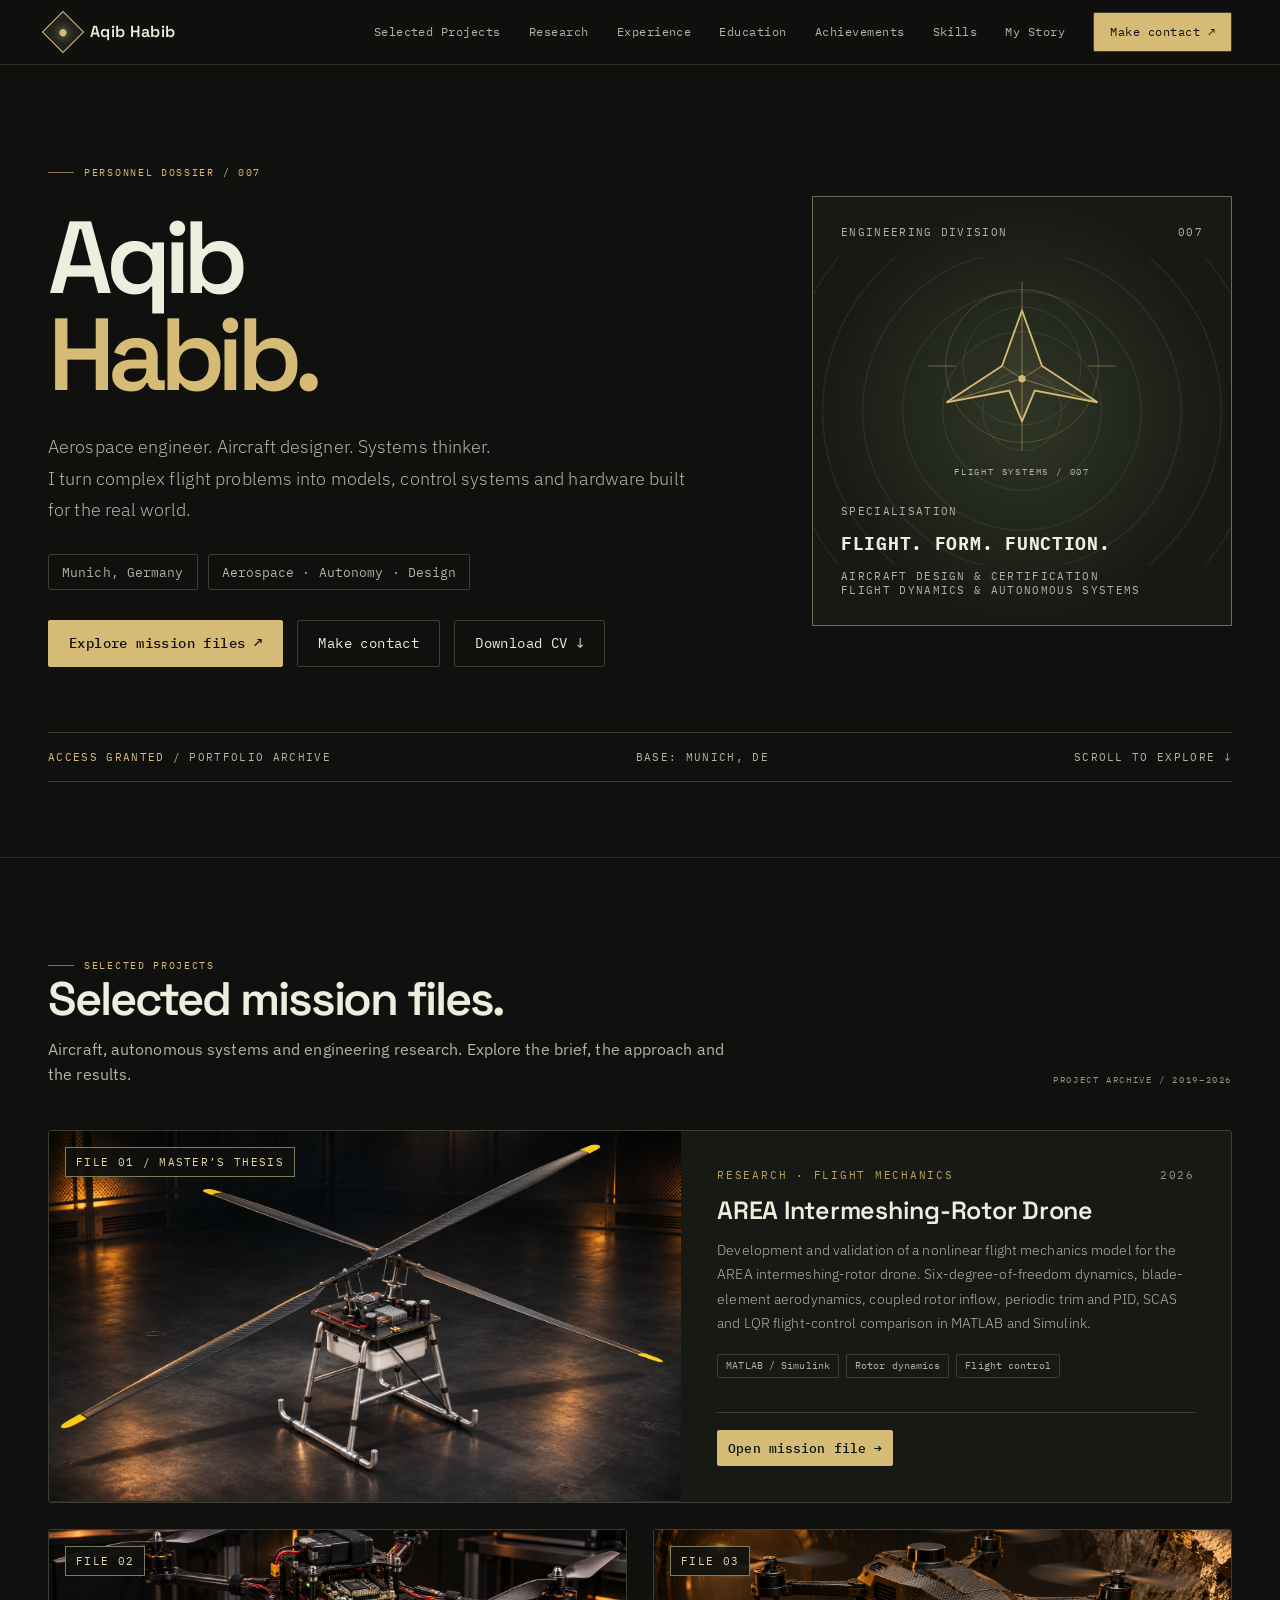
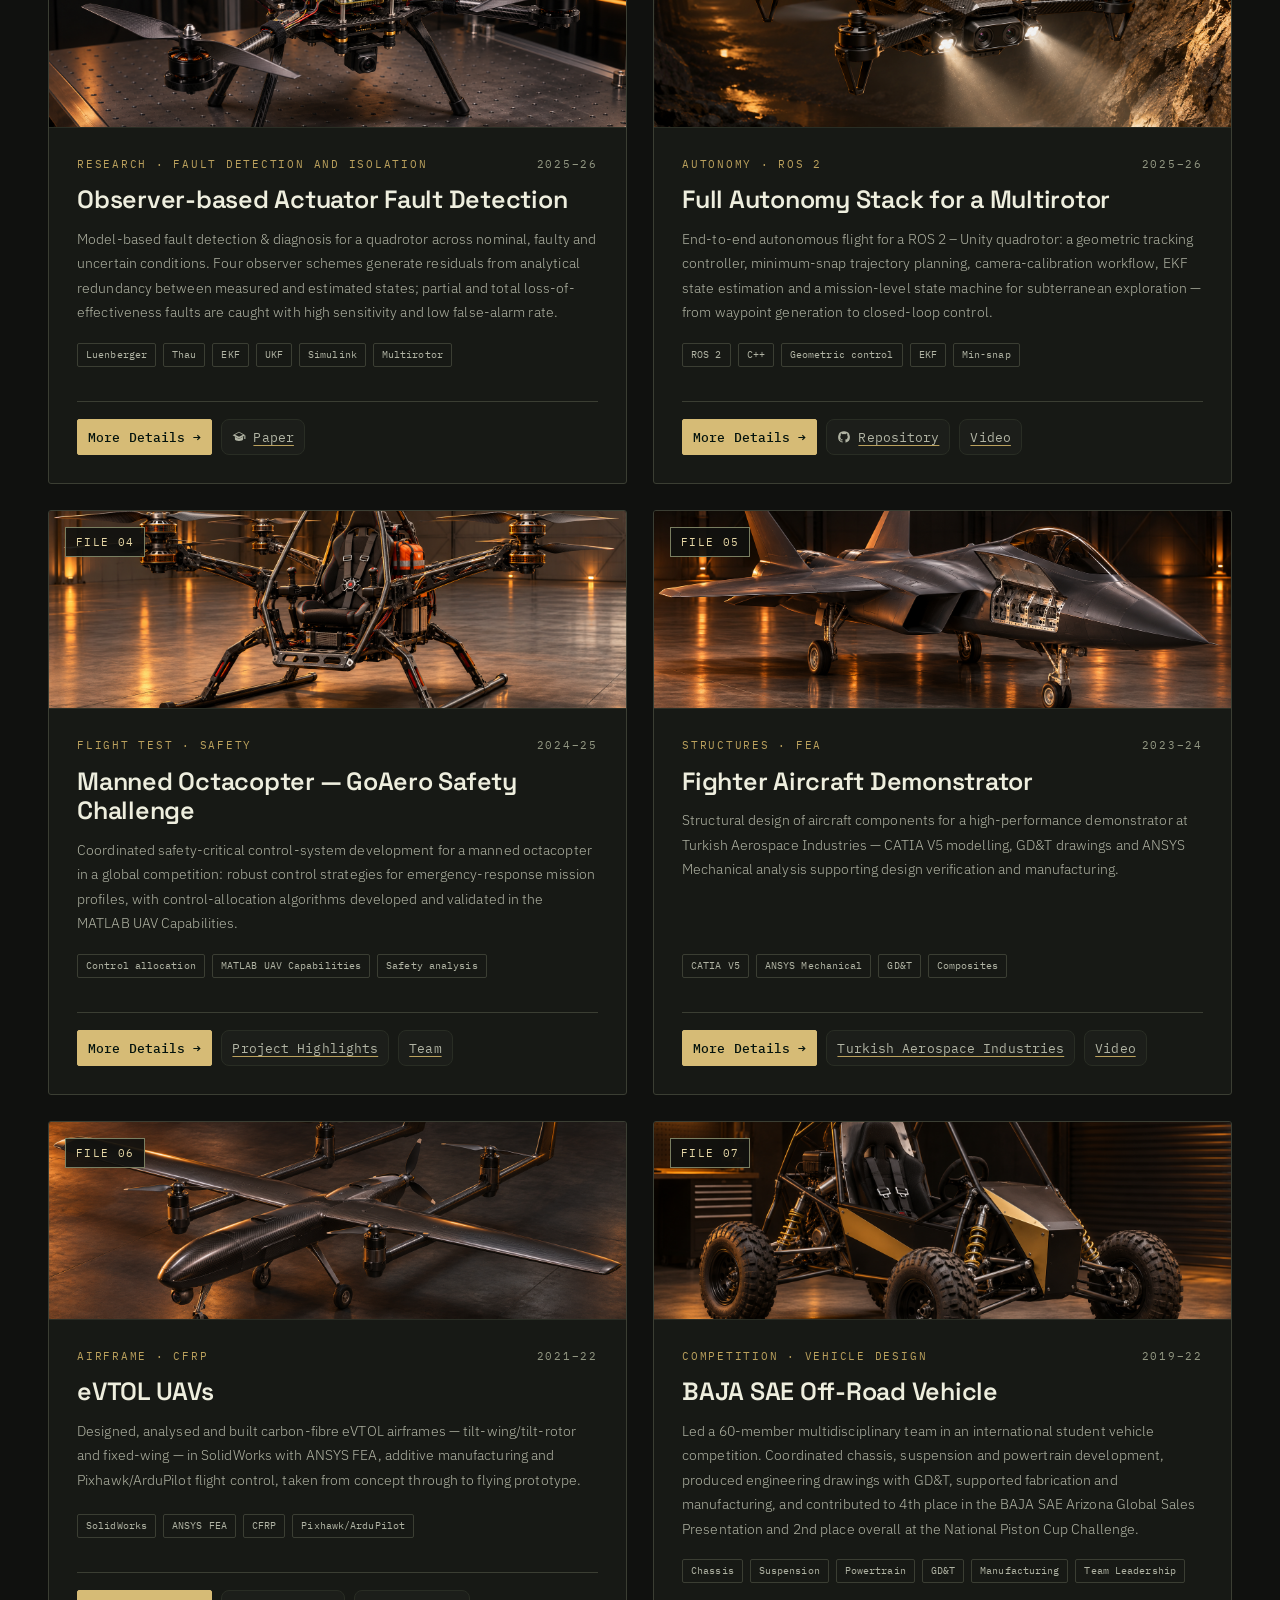
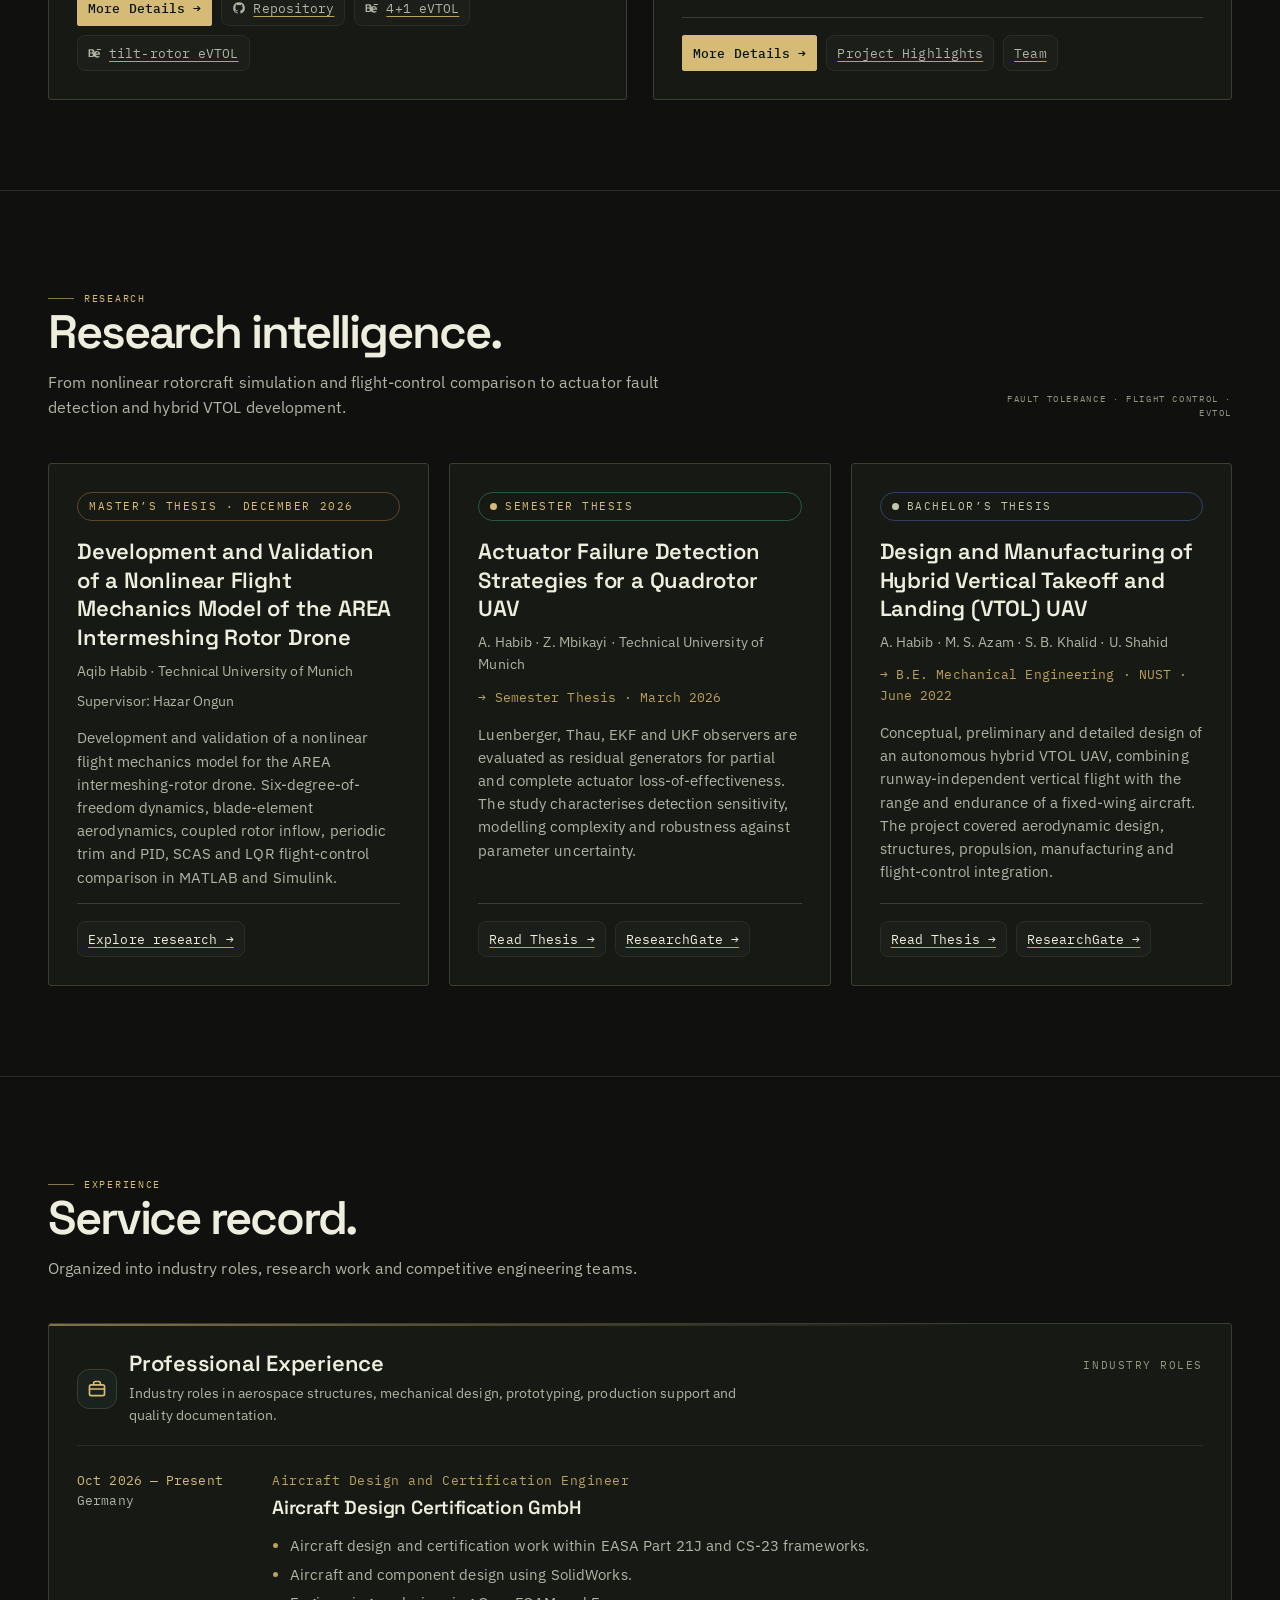
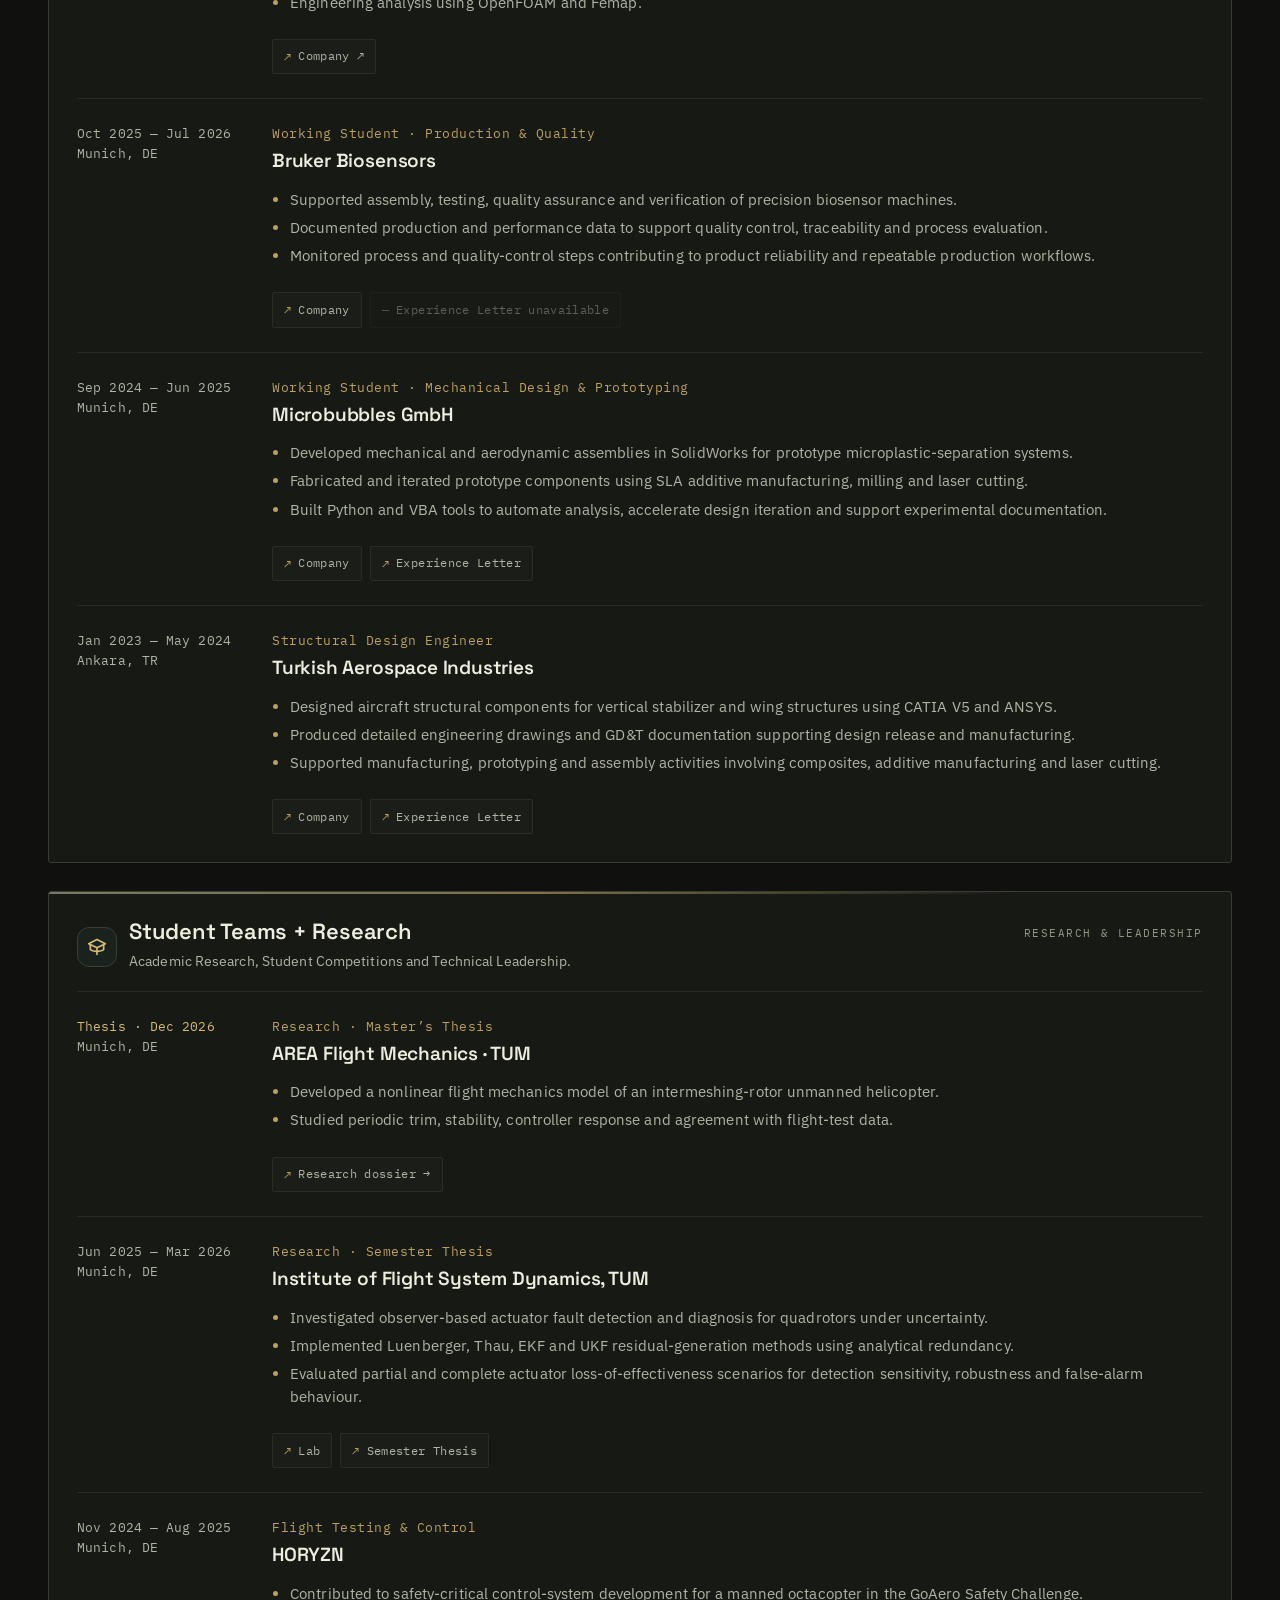
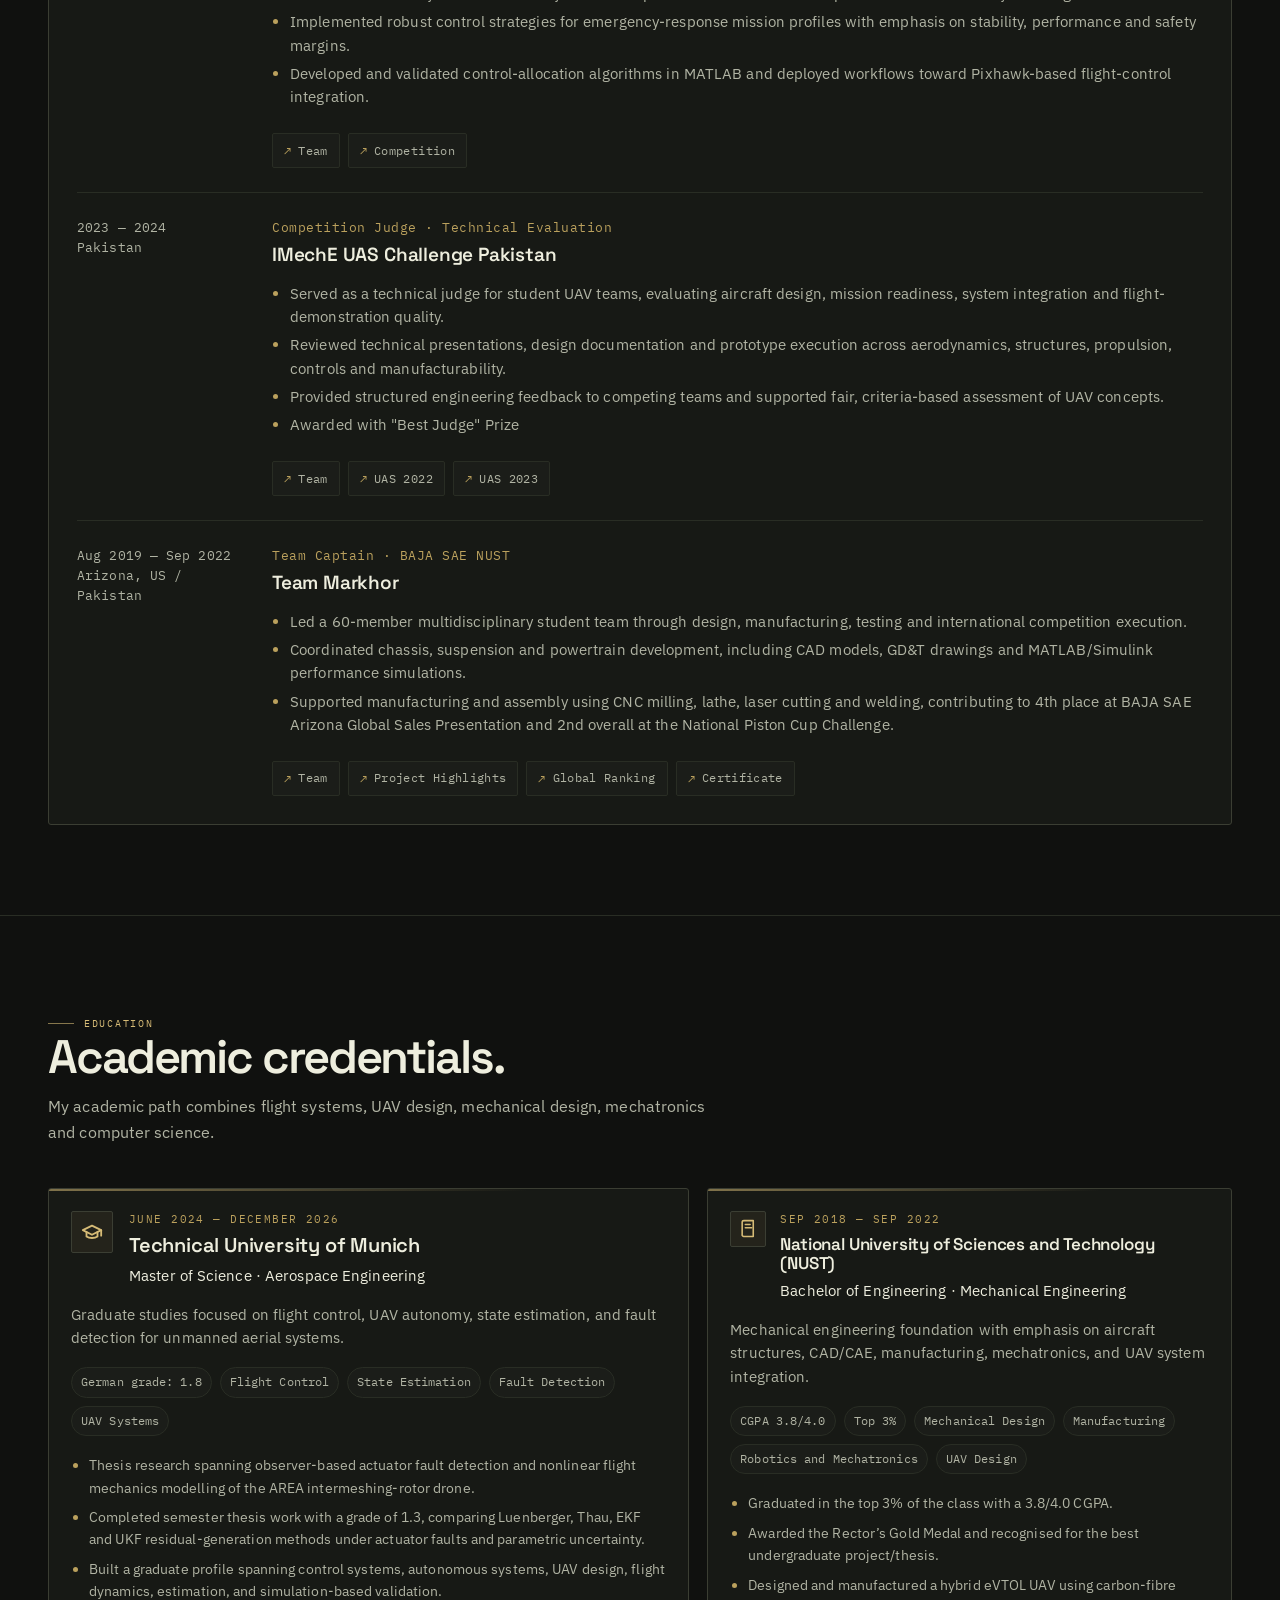
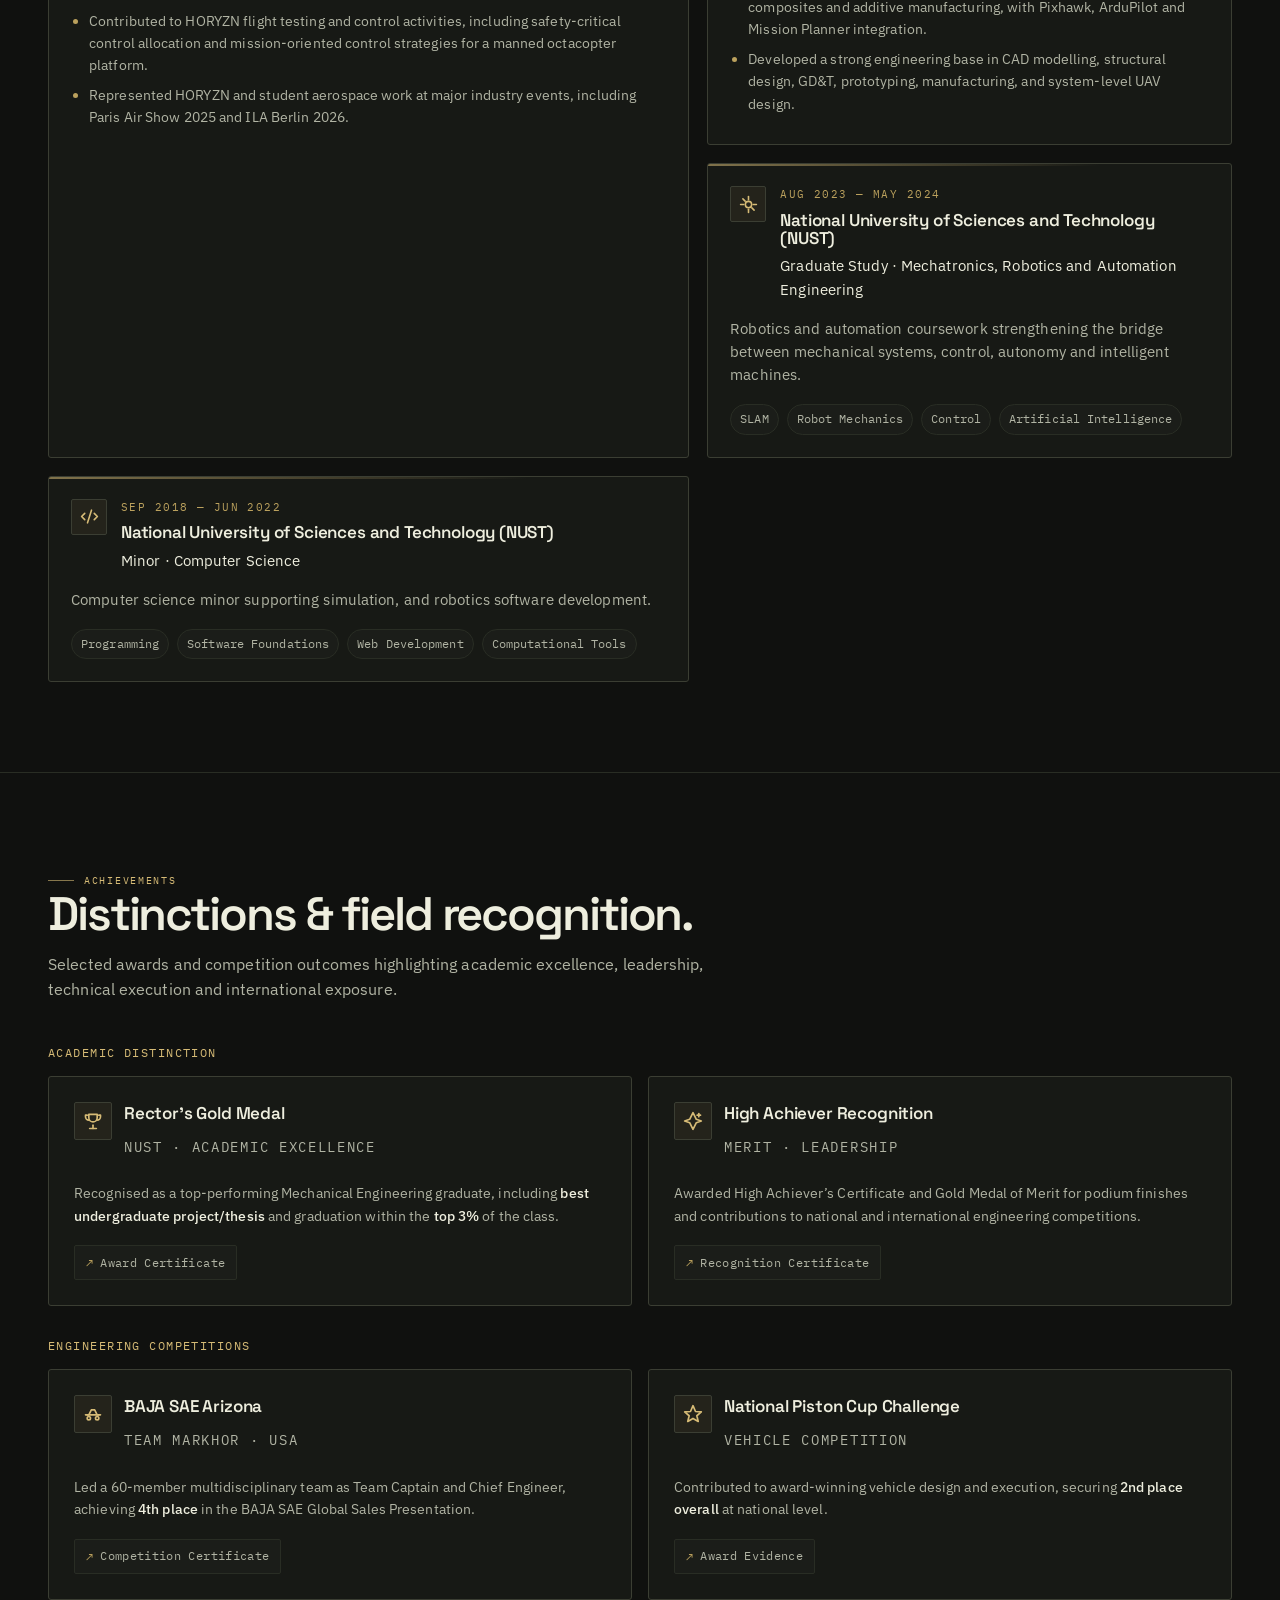
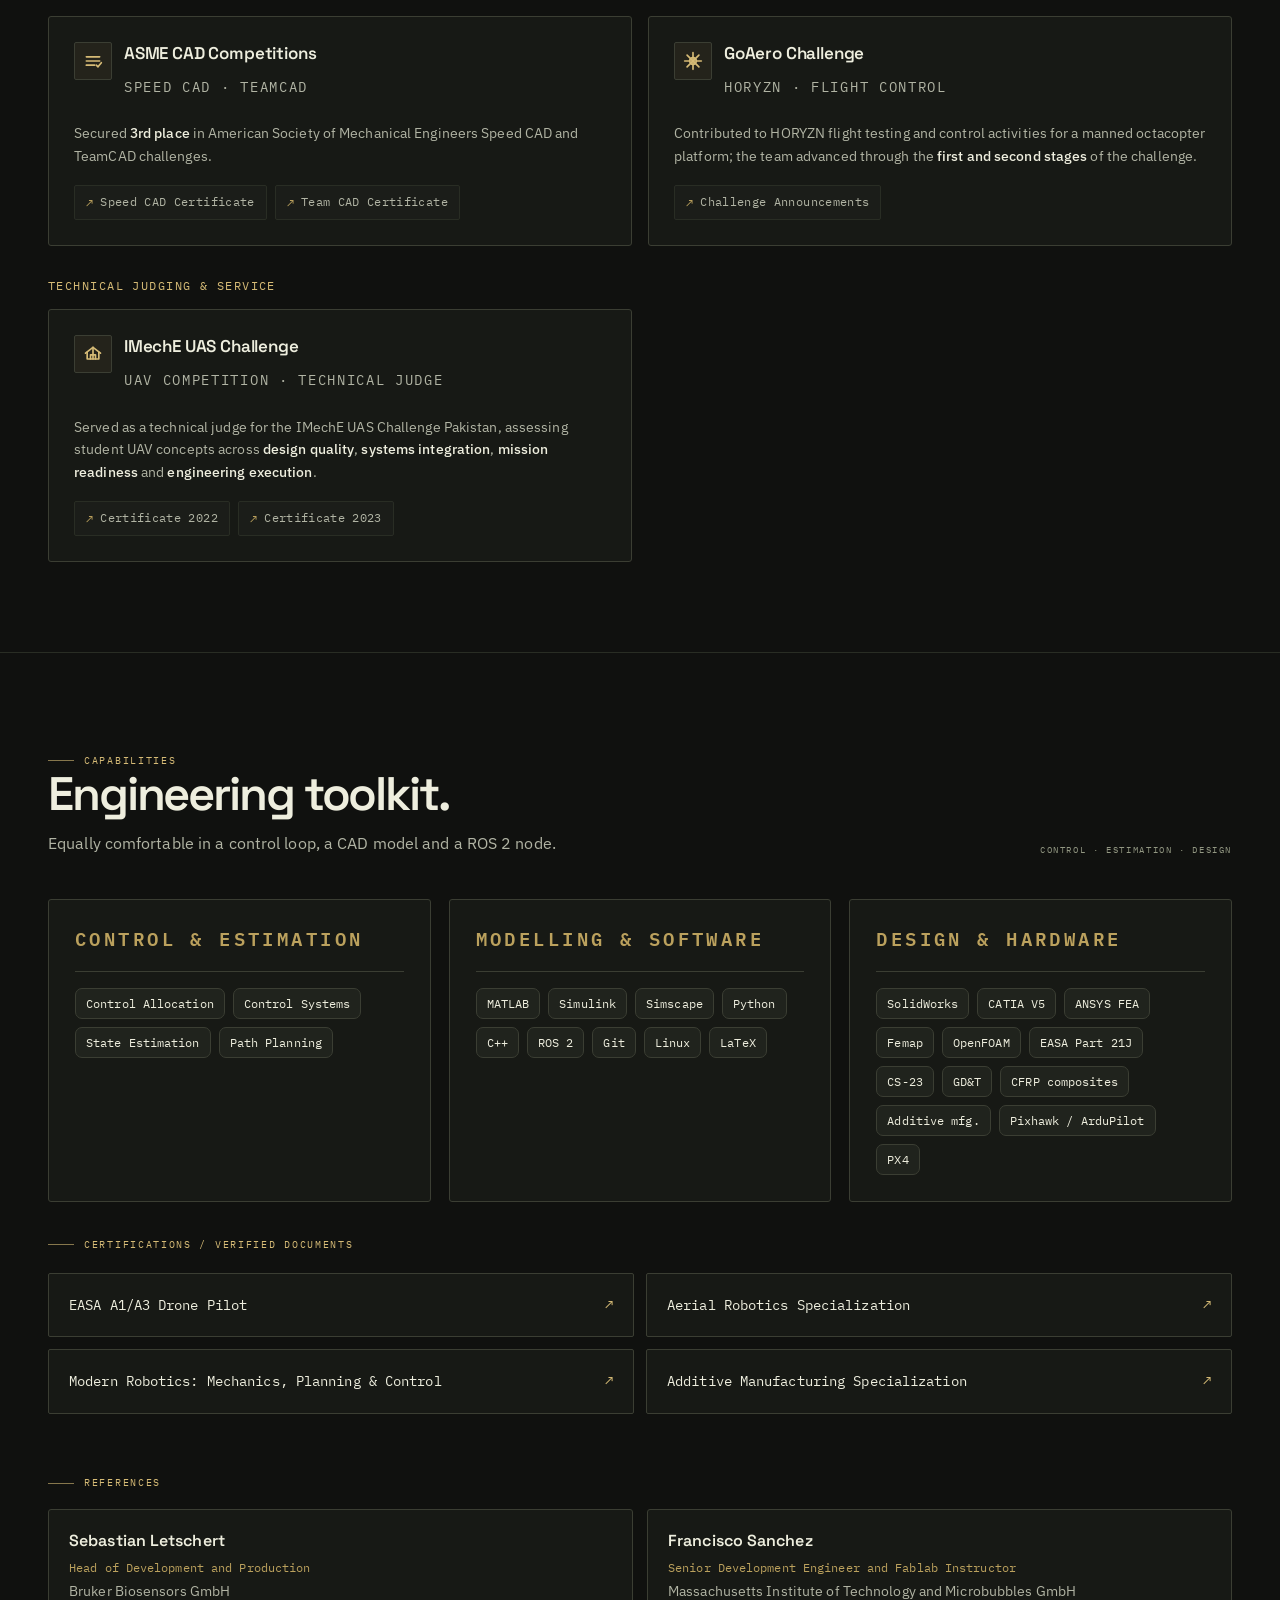
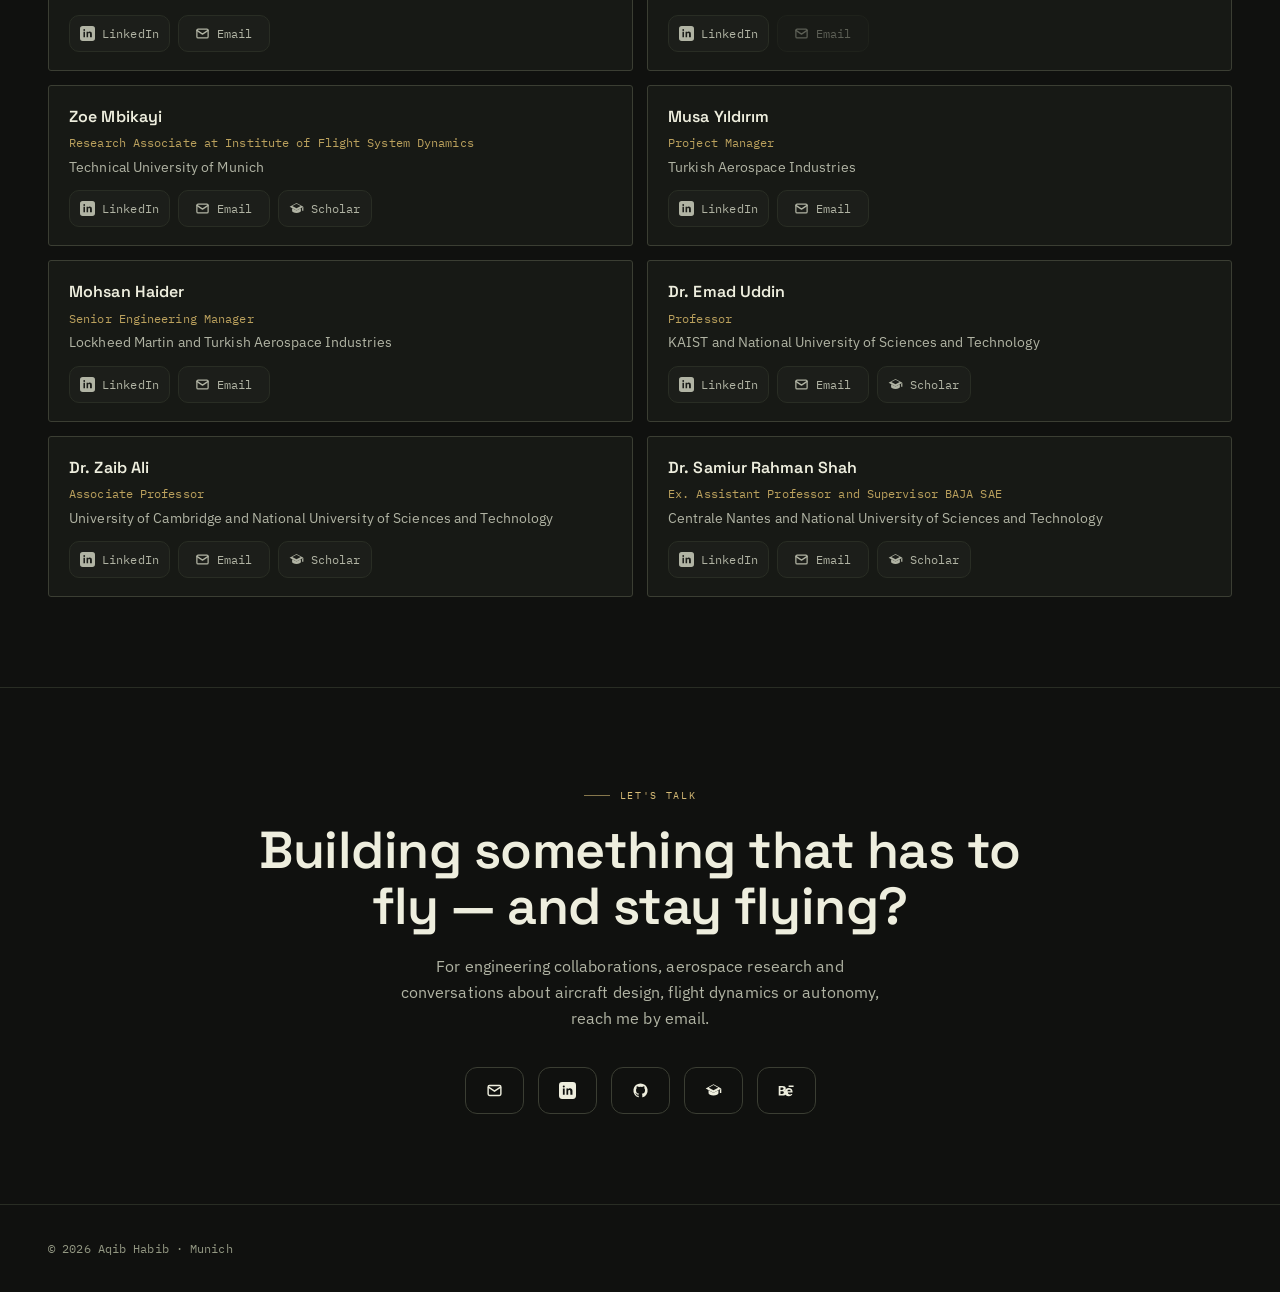
<file: index.html>
<!doctype html>
<html lang="en">
<head>
<meta charset="utf-8" />
<meta name="viewport" content="width=device-width, initial-scale=1" />
<link rel="icon" type="image/png" sizes="32x32" href="assets/favicon.png">
<title>Aqib Habib — Engineering Dossier</title>
<meta name="description" content="Aqib Habib — Aircraft design and certification engineer. Explore aerospace projects, flight dynamics, autonomous systems and research at the Technical University of Munich." />

<!-- Open Graph -->
<meta property="og:title" content="Aqib Habib — Autonomous Systems and Flight Control" />
<meta property="og:description" content="Aircraft design, certification, flight dynamics and autonomous systems. Explore the engineering portfolio of Aqib Habib." />
<meta property="og:type" content="website" />

<link rel="preconnect" href="https://fonts.googleapis.com">
<link rel="preconnect" href="https://fonts.gstatic.com" crossorigin>
<link href="https://fonts.googleapis.com/css2?family=Space+Grotesk:wght@400;500;600;700&family=IBM+Plex+Sans:wght@300;400;500;600&family=IBM+Plex+Mono:wght@400;500&display=swap" rel="stylesheet">

<style>
:root{
  --ink:#0A1018;
  --ink-1:#0D1622;
  --ink-2:#12202F;
  --ink-3:#16263A;
  --line:#21344C;
  --line-soft:#162638;
  --text:#EAF0F8;
  --muted:#92A4C0;
  --muted-2:#6E8099;
  --signal:#45E3B8;
  --signal-dim:#2BBF97;
  --alert:#FFB454;
  --blue:#5B8DEF;
  --maxw:1140px;
  --r:14px;
}

*{box-sizing:border-box}
html{scroll-behavior:smooth}
@media (prefers-reduced-motion: reduce){ html{scroll-behavior:auto} }

body{
  margin:0;
  background:
    radial-gradient(1200px 600px at 80% -10%, rgba(69,227,184,.06), transparent 60%),
    radial-gradient(900px 500px at -10% 10%, rgba(91,141,239,.05), transparent 55%),
    var(--ink);
  color:var(--text);
  font-family:"IBM Plex Sans",system-ui,-apple-system,Segoe UI,Roboto,sans-serif;
  font-weight:300;
  line-height:1.6;
  -webkit-font-smoothing:antialiased;
  letter-spacing:.1px;
  overflow-x:hidden;
}

a{color:inherit;text-decoration:none}

.wrap{max-width:var(--maxw);margin:0 auto;padding:0 28px}

.mono{font-family:"IBM Plex Mono",ui-monospace,SFMono-Regular,Menlo,monospace}

h1,h2,h3{font-family:"Space Grotesk",sans-serif;font-weight:600;letter-spacing:-.01em;line-height:1.08;margin:0}

.eyebrow{
  font-family:"IBM Plex Mono",monospace;
  font-size:12px;letter-spacing:.22em;text-transform:uppercase;
  color:var(--signal);
  display:inline-flex;align-items:center;gap:10px;
}
.eyebrow::before{
  content:"";width:26px;height:1px;background:var(--signal);opacity:.6;display:inline-block;
}

.skip{position:absolute;left:-999px;top:8px;background:var(--signal);color:#04130d;padding:10px 16px;border-radius:8px;z-index:200;font-weight:600}
.skip:focus{left:12px}

:focus-visible{outline:2px solid var(--signal);outline-offset:3px;border-radius:4px}

/* ---------------- NAV ---------------- */
header.nav{
  position:sticky;top:0;z-index:100;
  backdrop-filter:saturate(140%) blur(10px);
  background:rgba(10,16,24,.72);
  border-bottom:1px solid var(--line-soft);
}
.nav-inner{display:flex;align-items:center;justify-content:space-between;height:64px}
.brand{display:flex;align-items:center;gap:12px;font-family:"Space Grotesk";font-weight:600;letter-spacing:.02em}
.brand .mark{
  width:30px;height:30px;border:1px solid var(--line);border-radius:8px;
  display:grid;place-items:center;position:relative;background:var(--ink-2);
}
.brand .mark::after{content:"";position:absolute;inset:0;border-radius:8px;box-shadow:0 0 0 0 rgba(69,227,184,.0)}
.brand .dot{width:7px;height:7px;border-radius:50%;background:var(--signal);box-shadow:0 0 10px var(--signal)}
.brand small{color:var(--muted-2);font-family:"IBM Plex Mono";font-size:11px;letter-spacing:.16em;display:block;margin-top:1px}

.nav-links{display:flex;align-items:center;gap:28px}
.nav-links a{font-family:"IBM Plex Mono";font-size:13px;letter-spacing:.04em;color:var(--muted);transition:color .2s}
.nav-links a:hover{color:var(--text)}
.nav-cta{
  border:1px solid var(--line);padding:9px 16px;border-radius:9px;color:var(--text)!important;
  font-family:"IBM Plex Mono";font-size:13px;transition:.2s;
}
.nav-cta:hover{border-color:var(--signal);color:var(--signal)!important;box-shadow:0 0 24px rgba(69,227,184,.12)}

.menu-btn{display:none;background:none;border:1px solid var(--line);color:var(--text);border-radius:8px;width:42px;height:38px;cursor:pointer}

/* ---------------- HERO ---------------- */
.hero{padding:74px 0 40px;position:relative}
.hero-grid{display:grid;grid-template-columns:1.05fr .95fr;gap:54px;align-items:center}
.hero h1{font-size:clamp(34px,5vw,58px);margin:20px 0 0}
.hero h1 .accent{color:var(--signal)}
.hero .lede{color:var(--muted);font-size:clamp(16px,1.5vw,18.5px);max-width:36em;margin-top:22px;font-weight:300}
.hero .lede b{color:var(--text);font-weight:500}

.id-row{display:flex;flex-wrap:wrap;gap:10px;margin-top:28px}
.chip{
  font-family:"IBM Plex Mono";font-size:12.5px;color:var(--muted);
  border:1px solid var(--line);border-radius:999px;padding:7px 13px;background:var(--ink-1);
  display:inline-flex;gap:8px;align-items:center;
}
.chip i{width:6px;height:6px;border-radius:50%;background:var(--signal-dim);display:inline-block}

.hero-cta{display:flex;gap:14px;margin-top:30px;flex-wrap:wrap}
.btn{
  font-family:"IBM Plex Mono";font-size:13.5px;letter-spacing:.03em;
  padding:12px 20px;border-radius:11px;border:1px solid var(--line);
  display:inline-flex;align-items:center;gap:10px;transition:.2s;cursor:pointer;background:none;color:var(--text)
}
.btn.primary{background:var(--signal);color:#04130d;border-color:var(--signal);font-weight:500}
.btn.primary:hover{box-shadow:0 0 34px rgba(69,227,184,.32);transform:translateY(-1px)}
.btn.ghost:hover{border-color:var(--signal);color:var(--signal)}
.btn svg{width:15px;height:15px}

/* marquee strip */
.strip{border-top:1px solid var(--line-soft);border-bottom:1px solid var(--line-soft);margin-top:48px;background:var(--ink-1)}
.strip-inner{display:flex;gap:46px;padding:16px 0;overflow:hidden;mask-image:linear-gradient(90deg,transparent,#000 8%,#000 92%,transparent)}
.strip-track{display:flex;gap:46px;animation:slide 38s linear infinite;white-space:nowrap}
.strip span{font-family:"IBM Plex Mono";font-size:13px;color:var(--muted);letter-spacing:.06em}
.strip span b{color:var(--signal-dim);font-weight:500}
@keyframes slide{to{transform:translateX(-50%)}}
@media (prefers-reduced-motion: reduce){.strip-track{animation:none}}

/* ---------------- SECTION SHELL ---------------- */
section{padding:90px 0;border-top:1px solid var(--line-soft)}
.sec-head{display:flex;justify-content:space-between;align-items:flex-end;gap:24px;margin-bottom:42px;flex-wrap:wrap}
.sec-head h2{font-size:clamp(26px,3.4vw,40px)}
.sec-head p{color:var(--muted);max-width:34em;margin:12px 0 0;font-size:16px}
.tag{font-family:"IBM Plex Mono";font-size:11px;letter-spacing:.18em;color:var(--muted-2);text-transform:uppercase;text-align:right;white-space:nowrap}

/* ---------------- WORK ---------------- */
.work-grid{display:grid;grid-template-columns:repeat(2,1fr);gap:22px}
.card{
  border:1px solid var(--line);border-radius:var(--r);background:
   linear-gradient(180deg,var(--ink-2),var(--ink-1));
  overflow:hidden;display:flex;flex-direction:column;
  transition:transform .28s ease, border-color .28s ease, box-shadow .28s ease;
  position:relative;
}
.card:hover{transform:translateY(-4px);border-color:var(--signal-dim);box-shadow:0 26px 60px -36px rgba(0,0,0,.85)}

.card .thumb svg{position:absolute;inset:0;width:100%;height:100%;background:#0a1119;display:block}
.card .thumb{height:198px;position:relative;isolation:isolate;overflow:hidden;border-bottom:1px solid var(--line-soft);background:#0a1119}
.card .thumb::after{content:"";position:absolute;inset:0;background:linear-gradient(120deg,transparent 0%,rgba(255,255,255,.05) 45%,transparent 55%);transform:translateX(-120%);animation:thumbSheen 10s ease-in-out infinite;pointer-events:none}
.card .thumb .panel-box{fill:rgba(8,16,26,.52);stroke:#20354c;stroke-width:1}
.card .thumb .line-soft{stroke:#173149;stroke-width:1}
.card .thumb .line-sig{stroke:#45E3B8;stroke-width:2.5;fill:none;stroke-linecap:round;stroke-linejoin:round}
.card .thumb .line-blue{stroke:#5B8DEF;stroke-width:2.1;fill:none;stroke-linecap:round;stroke-linejoin:round}
.card .thumb .line-alert{stroke:#FFB454;stroke-width:1.6;fill:none;stroke-linecap:round;stroke-linejoin:round}
.card .thumb .dash{stroke-dasharray:6 7;animation:dashFlow 8s linear infinite}
.card .thumb .dash-slow{stroke-dasharray:4 8;animation:dashFlow 12s linear infinite}
.card .thumb .node{fill:#0e1c2a;stroke:#45E3B8;stroke-width:1.6}
.card .thumb .label{fill:#94a7c1;font-family:"IBM Plex Mono";font-size:10px;letter-spacing:.08em}
.card .thumb .label-strong{fill:#EAF0F8;font-family:"IBM Plex Mono";font-size:10px;letter-spacing:.08em}
.card .thumb .glow-fill{filter:drop-shadow(0 0 10px rgba(69,227,184,.28))}
.card .thumb .pulse-dot{animation:pulseDot 2.7s ease-in-out infinite;transform-box:fill-box;transform-origin:center}
.card .thumb .spin{animation:rotorSpin 4s linear infinite;transform-box:fill-box;transform-origin:center}
.card .thumb .float{animation:thumbFloat 5s ease-in-out infinite;transform-box:fill-box;transform-origin:center}
.card .thumb .scan{animation:scanPulse 4.2s ease-in-out infinite}
@keyframes thumbSheen{0%,18%,100%{transform:translateX(-120%)}26%,34%{transform:translateX(120%)}}
@keyframes dashFlow{to{stroke-dashoffset:-120}}
@keyframes pulseDot{0%,100%{transform:scale(1);opacity:1}50%{transform:scale(1.22);opacity:.72}}
@keyframes rotorSpin{to{transform:rotate(360deg)}}
@keyframes thumbFloat{0%,100%{translate:0 0}50%{translate:0 -4px}}
@keyframes scanPulse{0%,100%{opacity:.35}50%{opacity:.9}}
@media (prefers-reduced-motion: reduce){.card .thumb::after,.card .thumb .dash,.card .thumb .dash-slow,.card .thumb .pulse-dot,.card .thumb .spin,.card .thumb .float,.card .thumb .scan{animation:none}}
.card-body{padding:22px 22px 24px;display:flex;flex-direction:column;gap:12px;flex:1}
.kicker{font-family:"IBM Plex Mono";font-size:11px;letter-spacing:.16em;color:var(--signal-dim);text-transform:uppercase;display:flex;justify-content:space-between}
.kicker .yr{color:var(--muted-2)}
.card h3{font-size:20px}
.card p{color:var(--muted);font-size:14.5px;margin:0;font-weight:300}
.stack{display:flex;flex-wrap:wrap;gap:7px;margin-top:auto;padding-top:6px}
.stack b{font-family:"IBM Plex Mono";font-size:11px;font-weight:400;color:var(--muted);border:1px solid var(--line-soft);border-radius:6px;padding:3px 8px}
.card-links{display:flex;flex-wrap:wrap;gap:9px;margin-top:14px;padding-top:14px;border-top:1px solid var(--line-soft)}
.card-links a{
  font-family:"IBM Plex Mono";font-size:12.5px;color:var(--text);display:inline-flex;gap:7px;align-items:center;
  padding:7px 10px;border:1px solid var(--line-soft);border-radius:8px;background:rgba(255,255,255,.018);
  text-decoration:underline;text-decoration-color:var(--signal-dim);text-underline-offset:3px;
  transition:color .2s,border-color .2s,background .2s,transform .2s;
}
.card-links a svg{width:14px;height:14px}
.card-links a.muted{color:var(--muted)}
.card-links a.detail-link{
  color:#04130d;
  background:var(--signal);
  border-color:var(--signal);
  font-weight:500;
  text-decoration:none;
}
.card-links a.detail-link:hover{
  color:#04130d;
  background:#67e9c7;
  border-color:#67e9c7;
  box-shadow:0 0 22px rgba(69,227,184,.18);
}
.card-links a:hover,.card-links a.muted:hover{
  color:var(--signal);border-color:var(--signal-dim);background:rgba(69,227,184,.065);transform:translateY(-1px);
}
.card-links a:focus-visible{outline:2px solid var(--signal);outline-offset:3px}

/* ---------------- RESEARCH ---------------- */
.research{display:grid;grid-template-columns:repeat(3,minmax(0,1fr));gap:22px;align-items:stretch}
.pub{border:1px solid var(--line);border-radius:var(--r);padding:26px;background:linear-gradient(180deg,var(--ink-2),var(--ink-1));display:flex;flex-direction:column;min-width:0}
.pub .status{display:inline-flex;align-items:center;gap:8px;font-family:"IBM Plex Mono";font-size:11px;letter-spacing:.14em;color:var(--alert);border:1px solid rgba(255,180,84,.3);border-radius:999px;padding:5px 11px;text-transform:uppercase}
.pub .status.semester{color:var(--signal);border-color:rgba(69,227,184,.3)}
.pub .status.bachelor{color:var(--blue);border-color:rgba(91,141,239,.35)}
.pub .status-dot{width:7px;height:7px;border-radius:50%;background:currentColor;display:inline-block}
.pub h3{font-size:22px;margin:16px 0 0}
.pub .authors{color:var(--muted);font-size:14px;margin-top:8px}
.pub .venue{font-family:"IBM Plex Mono";font-size:13px;color:var(--signal-dim);margin-top:12px}
.pub p{color:var(--muted);font-size:14.5px;margin-top:14px}
.pub .card-links{margin-top:auto}
.research-methods{margin-top:22px}
.research-methods h3{font-size:18px;margin:0 0 14px}
.obs-list{list-style:none;padding:0;margin:0;display:grid;grid-template-columns:repeat(2,minmax(0,1fr));gap:14px}
.obs-list li{border:1px solid var(--line);border-radius:12px;padding:16px 18px;background:var(--ink-1);display:flex;gap:14px;align-items:flex-start}
.obs-list .badge{font-family:"IBM Plex Mono";font-size:12px;color:var(--signal);border:1px solid var(--line);border-radius:8px;padding:6px 9px;min-width:90px;text-align:center;background:var(--ink-2)}
.obs-list .badge.amber{color:var(--alert)}
.obs-list .badge.blue{color:var(--blue)}
.obs-list h4{margin:0;font-family:"Space Grotesk";font-size:15px;font-weight:600}
.obs-list span{color:var(--muted);font-size:13.5px}
@media (max-width:700px){.obs-list{grid-template-columns:1fr}}

/* ---------------- EXPERIENCE ---------------- */
.timeline{position:relative;margin-top:8px}
.tl-item{display:grid;grid-template-columns:160px 1fr;gap:30px;padding:26px 0;border-top:1px solid var(--line-soft)}
.tl-item:first-child{border-top:none}
.tl-when{font-family:"IBM Plex Mono";font-size:12.5px;color:var(--muted-2)}
.tl-when .now{color:var(--signal)}
.tl-where{display:flex;flex-direction:column;gap:6px}
.tl-where h3{font-size:19px}
.tl-where .role{font-family:"IBM Plex Mono";font-size:12.5px;color:var(--signal-dim);letter-spacing:.04em}
.tl-where ul{margin:8px 0 0;padding-left:18px;color:var(--muted);font-size:14.5px}
.tl-where ul li{margin-bottom:5px}
.tl-where ul li::marker{color:var(--signal-dim)}

.exp-groups{
  display:grid;
  gap:28px;
}
.exp-group{
  border:1px solid var(--line);
  border-radius:var(--r);
  padding:24px;
  background:
    radial-gradient(300px 150px at 95% 0%, rgba(69,227,184,.06), transparent 62%),
    linear-gradient(180deg,var(--ink-2),var(--ink-1));
  position:relative;
  overflow:hidden;
}
.exp-group::before{
  content:"";
  position:absolute;
  inset:0 0 auto 0;
  height:2px;
  background:linear-gradient(90deg,var(--signal),transparent 78%);
  opacity:.55;
}
.exp-group.student-research::before{
  background:linear-gradient(90deg,var(--blue),var(--signal),transparent 82%);
}
.exp-group-head{
  display:flex;
  justify-content:space-between;
  align-items:flex-start;
  gap:18px;
  padding-bottom:18px;
  border-bottom:1px solid var(--line-soft);
}
.exp-group-title{
  display:flex;
  align-items:center;
  gap:12px;
}
.exp-group-icon{
  width:40px;
  height:40px;
  border-radius:12px;
  border:1px solid var(--line);
  display:grid;
  place-items:center;
  color:var(--signal);
  background:rgba(69,227,184,.045);
  flex:0 0 auto;
}
.exp-group-icon svg{width:20px;height:20px}
.exp-group-head h3{
  font-size:22px;
  margin:0;
}
.exp-group-head p{
  color:var(--muted);
  font-size:14px;
  margin:6px 0 0;
  max-width:46em;
}
.exp-group-tag{
  font-family:"IBM Plex Mono",monospace;
  font-size:11px;
  letter-spacing:.14em;
  text-transform:uppercase;
  color:var(--muted-2);
  white-space:nowrap;
  padding-top:5px;
}
.exp-group .timeline{
  margin-top:0;
}
.exp-group .tl-item{
  padding:24px 0;
}
.exp-group .tl-item:last-child{
  padding-bottom:0;
}
.exp-group .tl-item:first-child{
  border-top:none;
}
@media (max-width:760px){
  .exp-group{padding:20px}
  .exp-group-head{flex-direction:column}
  .exp-group-tag{white-space:normal}
}

/* ---------------- EDUCATION ---------------- */
.education-grid{
  display:grid;
  grid-template-columns:1.1fr .9fr;
  gap:18px;
  align-items:stretch;
}
.edu-card{
  border:1px solid var(--line);
  border-radius:var(--r);
  padding:22px;
  background:
    radial-gradient(260px 120px at 85% 0%, rgba(91,141,239,.08), transparent 62%),
    linear-gradient(180deg,var(--ink-2),var(--ink-1));
  position:relative;
  overflow:hidden;
}
.edu-card::before{
  content:"";
  position:absolute;
  inset:0 0 auto 0;
  height:2px;
  background:linear-gradient(90deg,var(--signal),transparent 75%);
  opacity:.55;
}
.edu-card.featured{
  grid-row:span 2;
  background:
    radial-gradient(320px 160px at 75% 0%, rgba(69,227,184,.10), transparent 62%),
    linear-gradient(180deg,var(--ink-2),var(--ink-1));
}
.edu-top{display:flex;gap:16px;align-items:flex-start}
.edu-icon{
  width:42px;height:42px;border-radius:12px;border:1px solid var(--line);
  display:grid;place-items:center;flex:0 0 auto;color:var(--signal);
  background:rgba(69,227,184,.045);
}
.edu-icon svg{width:22px;height:22px}
.edu-period{
  font-family:"IBM Plex Mono",monospace;
  font-size:11px;
  letter-spacing:.13em;
  color:var(--signal-dim);
  text-transform:uppercase;
  margin-bottom:7px;
}
.edu-card h3{font-size:20px;margin:0}
.edu-degree{color:var(--text);font-size:14.5px;margin:7px 0 0;font-weight:400}
.edu-focus{color:var(--muted);font-size:14.5px;margin:16px 0 0}
.edu-highlights{margin:18px 0 0;padding-left:18px;color:var(--muted);font-size:14px}
.edu-highlights li{margin-bottom:7px}
.edu-highlights li::marker{color:var(--signal-dim)}
.edu-badges{display:flex;flex-wrap:wrap;gap:8px;margin-top:18px}
.edu-badges span{
  font-family:"IBM Plex Mono",monospace;
  font-size:11.5px;
  color:var(--muted);
  border:1px solid var(--line-soft);
  border-radius:999px;
  padding:5px 9px;
  background:rgba(255,255,255,.014);
}
.edu-card.compact .edu-top{gap:14px}
.edu-card.compact h3{font-size:17px}
.edu-card.compact .edu-icon{width:36px;height:36px;border-radius:10px}
.edu-card.compact .edu-icon svg{width:19px;height:19px}
@media (max-width:900px){
  .education-grid{grid-template-columns:1fr}
  .edu-card.featured{grid-row:auto}
}


/* ---------------- ACHIEVEMENTS ---------------- */
.achievements-grid{
  display:grid;
  grid-template-columns:repeat(3,minmax(0,1fr));
  gap:18px;
}
.achievement-card{
  border:1px solid var(--line);
  border-radius:var(--r);
  padding:20px;
  background:
    radial-gradient(220px 100px at 80% 0%, rgba(255,180,84,.075), transparent 62%),
    linear-gradient(180deg,var(--ink-2),var(--ink-1));
  position:relative;
  overflow:hidden;
  min-height:178px;
}
.achievement-card::before{
  content:"";
  position:absolute;
  inset:0 0 auto 0;
  height:2px;
  background:linear-gradient(90deg,var(--alert),transparent 78%);
  opacity:.58;
}
.achievement-top{
  display:flex;
  align-items:center;
  gap:12px;
  margin-bottom:12px;
}
.achievement-icon{
  width:38px;
  height:38px;
  border-radius:12px;
  border:1px solid var(--line);
  display:grid;
  place-items:center;
  color:var(--alert);
  background:rgba(255,180,84,.055);
  flex:0 0 auto;
}
.achievement-icon svg{width:20px;height:20px}
.achievement-card h3{font-size:17px;margin:0}
.achievement-meta{
  font-family:"IBM Plex Mono",monospace;
  font-size:11px;
  letter-spacing:.12em;
  color:var(--signal-dim);
  text-transform:uppercase;
  margin:4px 0 0;
}
.achievement-card p{
  color:var(--muted);
  font-size:14px;
  margin:12px 0 0;
}
.achievement-card strong{color:var(--text);font-weight:500}


/* ---------------- DOCUMENT / EVIDENCE LINKS ---------------- */
.evidence-links{
  display:flex;
  flex-wrap:wrap;
  gap:8px;
  margin-top:14px;
}
.evidence-link{
  display:inline-flex;
  align-items:center;
  gap:7px;
  border:1px solid var(--line-soft);
  border-radius:999px;
  padding:7px 11px;
  color:var(--muted);
  background:rgba(255,255,255,.016);
  font-family:"IBM Plex Mono",monospace;
  font-size:11.5px;
  letter-spacing:.03em;
  transition:color .2s,border-color .2s,background .2s,transform .2s;
}
.evidence-link::before{
  content:"↗";
  color:var(--signal-dim);
  font-size:12px;
}
.evidence-link:hover{
  color:var(--signal);
  border-color:var(--signal-dim);
  background:rgba(69,227,184,.055);
  transform:translateY(-1px);
}
.evidence-link.is-disabled{
  opacity:.45;
  pointer-events:none;
  cursor:not-allowed;
  text-decoration:none;
}
.evidence-link.is-disabled::before{content:"—";color:var(--muted-2)}
.document-hub{
  margin:26px 0;
  border:1px solid var(--line);
  border-radius:var(--r);
  padding:20px 22px;
  background:
    radial-gradient(260px 120px at 90% 0%, rgba(69,227,184,.08), transparent 62%),
    linear-gradient(180deg,var(--ink-2),var(--ink-1));
}
.document-hub h3{
  font-size:18px;
  margin:0;
}
.document-hub p{
  color:var(--muted);
  font-size:14px;
  margin:8px 0 0;
}
@media (max-width:900px){.achievements-grid{grid-template-columns:1fr 1fr}}
@media (max-width:620px){.achievements-grid{grid-template-columns:1fr}}

/* ---------------- SKILLS ---------------- */
.skill-grid{display:grid;grid-template-columns:repeat(3,1fr);gap:18px}
.skill-col{border:1px solid var(--line);border-radius:var(--r);padding:22px;background:linear-gradient(180deg,var(--ink-2),var(--ink-1))}
.skill-col h3{font-family:"IBM Plex Mono";font-size:11px;letter-spacing:.18em;text-transform:uppercase;color:var(--signal-dim);margin:0 0 16px}
.skill-col ul{list-style:none;margin:0;padding:0;display:flex;flex-wrap:wrap;gap:8px}
.skill-col li{font-family:"IBM Plex Mono";font-size:12.5px;color:var(--text);border:1px solid var(--line-soft);border-radius:7px;padding:6px 11px;background:rgba(255,255,255,.012)}

.creds{display:flex;flex-wrap:wrap;gap:10px;margin-top:26px}
.creds .c{font-family:"IBM Plex Mono";font-size:12px;color:var(--muted);border:1px dashed var(--line);border-radius:8px;padding:7px 12px}


/* ---------------- REFERENCES ---------------- */
.references-grid{
  display:grid;
  grid-template-columns:repeat(2,minmax(0,1fr));
  gap:14px;
  margin-top:18px;
}
.reference-card{
  border:1px solid var(--line);
  border-radius:12px;
  padding:18px 20px;
  background:linear-gradient(180deg,var(--ink-2),var(--ink-1));
}
.reference-card h4{
  font-family:"Space Grotesk",sans-serif;
  font-size:16px;
  font-weight:600;
  margin:0 0 4px;
  color:var(--text);
}
.reference-role{
  font-family:"IBM Plex Mono",monospace;
  font-size:12px;
  color:var(--signal-dim);
  margin:0 0 4px;
}
.reference-company{
  color:var(--muted);
  font-size:13.5px;
  margin:0 0 10px;
}
.reference-contact{
  display:flex;
  flex-wrap:wrap;
  gap:8px;
  margin-top:12px;
}
.reference-action{
  display:inline-flex;
  align-items:center;
  justify-content:center;
  gap:7px;
  min-width:92px;
  border:1px solid var(--line-soft);
  border-radius:10px;
  padding:8px 10px;
  background:rgba(255,255,255,.018);
  color:var(--muted);
  font-family:"IBM Plex Mono",monospace;
  font-size:12px;
  transition:color .2s, border-color .2s, transform .2s, background .2s;
}
.reference-action svg{
  width:15px;
  height:15px;
  flex:0 0 auto;
}
.reference-action:hover{
  color:var(--signal);
  border-color:var(--signal-dim);
  background:rgba(69,227,184,.055);
  transform:translateY(-1px);
}
.reference-action.is-disabled{
  opacity:.45;
  pointer-events:none;
  cursor:not-allowed;
}

@media (max-width:760px){
  .references-grid{grid-template-columns:1fr}
}

/* ---------------- CONTACT ---------------- */
.contact{text-align:center}
.contact h2{font-size:clamp(30px,5vw,52px);max-width:16em;margin:0 auto}
.contact p{color:var(--muted);max-width:30em;margin:20px auto 0}
.links-row{display:flex;justify-content:center;flex-wrap:wrap;gap:14px;margin-top:36px}
.link-btn{
  border:1px solid var(--line);border-radius:12px;padding:14px 20px;
  font-family:"IBM Plex Mono";font-size:13.5px;display:inline-flex;align-items:center;gap:11px;transition:.2s;color:var(--text)
}
.link-btn:hover{border-color:var(--signal);color:var(--signal);transform:translateY(-2px)}
.link-btn svg{width:17px;height:17px}

footer{border-top:1px solid var(--line-soft);padding:34px 0;color:var(--muted-2);font-family:"IBM Plex Mono";font-size:12px}
.foot-inner{display:flex;justify-content:space-between;flex-wrap:wrap;gap:12px}

/* reveal */
.reveal{opacity:0;transform:translateY(18px);transition:opacity .7s ease, transform .7s ease}
.reveal.in{opacity:1;transform:none}
@media (prefers-reduced-motion: reduce){.reveal{opacity:1;transform:none;transition:none}}

/* ---------------- RESPONSIVE ---------------- */
@media (max-width:900px){
  .hero-grid{grid-template-columns:1fr;gap:38px}
  .research{grid-template-columns:1fr}
  .work-grid{grid-template-columns:1fr}
  .skill-grid{grid-template-columns:1fr}
  .nav-links{
    position:fixed;inset:64px 0 auto 0;flex-direction:column;align-items:flex-start;
    gap:0;background:var(--ink-1);border-bottom:1px solid var(--line);padding:8px 0;
    transform:translateY(-120%);transition:transform .3s ease;
  }
  .nav-links.open{transform:none}
  .nav-links a{width:100%;padding:14px 28px}
  .nav-links .nav-cta{margin:8px 28px;width:calc(100% - 56px);justify-content:center}
  .menu-btn{display:block}
  .tl-item{grid-template-columns:1fr;gap:10px}
}
@media (max-width:560px){
  .wrap{padding:0 20px}
  .readouts{grid-template-columns:1fr 1fr}
  .readouts .readout:last-child{grid-column:1/-1}
  section{padding:64px 0}
}
</style>
<link rel="stylesheet" href="assets/dossier.css">
</head>
<body>
<a class="skip" href="#work">Skip to work</a>

<!-- ===================== NAV ===================== -->
<header class="nav">
  <div class="wrap nav-inner">
    <a class="brand" href="#top" aria-label="Aqib Habib home">
      <span class="mark"><span class="dot"></span></span>
      <span>Aqib Habib</span>
      <!-- <span>Aqib Habib<small>CONTROL SYSTEMS - UAVs - MECHANICAL DESIGN </small></span> -->
    </a>
    <nav class="nav-links" id="navlinks" aria-label="Primary">
      <a href="#work">Selected Projects</a>
      <a href="#research">Research</a>
      <a href="#experience">Experience</a>
      <a href="#education">Education</a>
      <a href="#achievements">Achievements</a>
      <a href="#skills">Skills</a>
      <a href="my-story.html">My Story</a>
      <a class="nav-cta" href="#contact">Make contact ↗</a>
    </nav>
    <button class="menu-btn" id="menuBtn" aria-label="Toggle menu" aria-expanded="false">
      <svg width="18" height="18" viewBox="0 0 24 24" fill="none" stroke="currentColor" stroke-width="2"><path d="M3 6h18M3 12h18M3 18h18"/></svg>
    </button>
  </div>
</header>

<main id="top">

<section class="hero" style="border-top:none"><div class="wrap"><div class="hero-grid"><div><span class="eyebrow">Personnel dossier / 007</span><h1>Aqib<span>Habib.</span></h1><p class="lede">Aerospace engineer. Aircraft designer. Systems thinker.<br>I turn complex flight problems into models, control systems and hardware built for the real world.</p><div class="id-row"><span class="chip">Munich, Germany</span><span class="chip">Aerospace · Autonomy · Design</span></div><div class="hero-cta"><a class="btn primary" href="#work">Explore mission files ↗</a><a class="btn ghost" href="#contact">Make contact</a><a class="btn ghost" href="assets/documents/Aqib_Habib_Resume_2026.pdf">Download CV ↓</a></div></div><aside class="dossier-id" aria-label="Engineer profile"><div class="file-label"><span>Engineering division</span><span>007</span></div><div class="flight-emblem" aria-hidden="true"><svg viewBox="0 0 300 220" fill="none"><circle cx="150" cy="110" r="84" stroke="currentColor" opacity=".25"/><circle cx="150" cy="110" r="65" stroke="currentColor" opacity=".15"/><path d="M150 17v30m0 126v30M47 110h30m146 0h30" stroke="currentColor" opacity=".5"/><path d="m150 49 22 61 61 40-69-13-14 34-14-34-69 13 61-40z" stroke="currentColor" stroke-width="2" fill="currentColor" fill-opacity=".07"/><path d="M150 49v122m-22-61 22 14 22-14M67 150l83-26 83 26" stroke="currentColor" opacity=".55"/><circle cx="150" cy="124" r="4" fill="currentColor"/></svg><span>FLIGHT SYSTEMS / 007</span></div><div class="id-bottom"><span>Specialisation</span><strong>Flight. Form. Function.</strong><span>Aircraft design &amp; certification<br>Flight dynamics &amp; autonomous systems</span></div></aside></div><div class="access-bar"><span><b>ACCESS GRANTED</b> / Portfolio archive</span><span>BASE: MUNICH, DE</span><span>SCROLL TO EXPLORE ↓</span></div></div></section>
<!-- ===================== WORK ===================== -->
<section id="work">
  <div class="wrap">
    <div class="sec-head reveal">
      <div>
        <span class="eyebrow">Selected Projects</span>
        <h2>Selected mission files.</h2>
        <p>Aircraft, autonomous systems and engineering research. Explore the brief, the approach and the results.</p>
      </div>
      <div class="tag">PROJECT ARCHIVE / 2019–2026</div>
    </div>

    <div class="work-grid"><article class="card reveal"><div class="thumb"><img src="assets/images/area.png" alt="Rendering of the AREA intermeshing-rotor research drone" width="2048" height="1152" loading="lazy"><span class="mission-number">FILE 01 / MASTER’S THESIS</span></div><div class="card-body"><div class="kicker"><span>Research · Flight mechanics</span><span class="yr">2026</span></div><h3>AREA Intermeshing-Rotor Drone</h3><p>Development and validation of a nonlinear flight mechanics model for the AREA intermeshing-rotor drone. Six-degree-of-freedom dynamics, blade-element aerodynamics, coupled rotor inflow, periodic trim and PID, SCAS and LQR flight-control comparison in MATLAB and Simulink.</p><div class="stack"><b>MATLAB / Simulink</b><b>Rotor dynamics</b><b>Flight control</b></div><div class="card-links"><a class="detail-link" href="projects/area-drone.html">Open mission file →</a></div></div></article>

      <!-- 1: FDI -->
      <article class="card reveal">
        <div class="thumb"><img src="assets/images/fault-detection.png" alt="Concept rendering for quadrotor fault-detection research" width="2048" height="1152" loading="lazy"><span class="mission-number">FILE 02</span></div>
        <div class="card-body">
          <div class="kicker"><span>Research · Fault Detection and Isolation</span><span class="yr">2025–26</span></div>
          <h3>Observer-based Actuator Fault Detection</h3>
          <p>Model-based fault detection &amp; diagnosis for a quadrotor across nominal, faulty and uncertain conditions. Four observer schemes generate residuals from analytical redundancy between measured and estimated states; partial and total loss-of-effectiveness faults are caught with high sensitivity and low false-alarm rate.</p>
          <div class="stack"><b>Luenberger</b><b>Thau</b><b>EKF</b><b>UKF</b><b>Simulink</b><b>Multirotor</b></div>
          <div class="card-links">
            <a class="detail-link" href="projects/actuator-fault-detection.html">More Details →</a>
            <a class="muted" href="https://scholar.google.com/citations?view_op=view_citation&hl=en&user=S0-50WsAAAAJ&citation_for_view=S0-50WsAAAAJ:u5HHmVD_uO8C" target="_blank" rel="noopener">
              <svg viewBox="0 0 24 24" fill="currentColor"><path d="M12 3 1 9l11 6 11-6-11-6zm0 8.7L5.2 8 12 4.3 18.8 8 12 11.7z"/><path d="M5 11.5V16c0 1.7 3.1 3 7 3s7-1.3 7-3v-4.5l-7 3.8-7-3.8z"/><path d="M21 10.5v5h2v-6.1l-2 1.1z"/></svg>
              Paper
            </a>
          </div>
        </div>
      </article>

      <!-- 2: ROS2 autonomy -->
      <article class="card reveal">
        <div class="thumb"><img src="assets/images/autonomy.png" alt="Concept rendering for multirotor autonomy in a subterranean environment" width="2048" height="1152" loading="lazy"><span class="mission-number">FILE 03</span></div>
        <div class="card-body">
          <div class="kicker"><span>Autonomy · ROS 2</span><span class="yr">2025–26</span></div>
          <h3>Full Autonomy Stack for a Multirotor</h3>
          <p>End-to-end autonomous flight for a ROS 2 – Unity quadrotor: a geometric tracking controller, minimum-snap trajectory planning, camera-calibration workflow, EKF state estimation and a mission-level state machine for subterranean exploration — from waypoint generation to closed-loop control.</p>
          <div class="stack"><b>ROS 2</b><b>C++</b><b>Geometric control</b><b>EKF</b><b>Min-snap</b></div>
          <div class="card-links">
            <a class="detail-link" href="projects/multirotor-autonomy.html">More Details →</a>
            <a class="muted" href="https://github.com/Aqib-Habib/visual-navigation-for-autonomous-uav" target="_blank" rel="noopener">
              <svg viewBox="0 0 24 24" fill="currentColor"><path d="M12 2a10 10 0 00-3.16 19.49c.5.09.68-.22.68-.48v-1.7c-2.78.6-3.37-1.34-3.37-1.34-.45-1.16-1.11-1.47-1.11-1.47-.91-.62.07-.6.07-.6 1 .07 1.53 1.03 1.53 1.03.9 1.53 2.36 1.09 2.94.83.09-.65.35-1.09.63-1.34-2.22-.25-4.55-1.11-4.55-4.94 0-1.09.39-1.98 1.03-2.68-.1-.25-.45-1.27.1-2.65 0 0 .84-.27 2.75 1.02a9.6 9.6 0 015 0c1.91-1.29 2.75-1.02 2.75-1.02.55 1.38.2 2.4.1 2.65.64.7 1.03 1.59 1.03 2.68 0 3.84-2.34 4.69-4.57 4.94.36.31.68.92.68 1.85v2.74c0 .27.18.58.69.48A10 10 0 0012 2z"/></svg>
              Repository
            </a>
            <a class="muted" href="https://drive.google.com/file/d/12sZeapvykAOAltczyK6GIHg2sd_26Q_Q/view?usp=drive_link" target="_blank" rel="noopener"> Video </a>
          </div>
        </div>
      </article>

<!-- 3: HORYZN -->
      <article class="card reveal">
        <div class="thumb"><img src="assets/images/octacopter.png" alt="Concept rendering for an experimental rescue octacopter" width="2048" height="1152" loading="lazy"><span class="mission-number">FILE 04</span></div>
        <div class="card-body">
          <div class="kicker"><span>Flight test · Safety</span><span class="yr">2024–25</span></div>
          <h3>Manned Octacopter — GoAero Safety Challenge</h3>
          <p>Coordinated safety-critical control-system development for a manned octacopter in a global competition: robust control strategies for emergency-response mission profiles, with control-allocation algorithms developed and validated in the MATLAB UAV Capabilities.</p>
          <div class="stack"><b>Control allocation</b><b>MATLAB UAV Capabilities</b><b>Safety analysis</b></div>
          <div class="card-links">
            <a class="detail-link" href="projects/manned-octacopter.html">More Details →</a>
            <a class="muted" href="https://www.ed.tum.de/en/ed/news-single-view-start/article/horyzn-secures-global-victory-in-goaero-mission/" target="_blank" rel="noopener">Project Highlights</a>
            <a class="muted" href="https://horyzn.org/" target="_blank" rel="noopener">Team</a>
          </div>
        </div>
      </article>



      <!-- 4: Structures -->
      <article class="card reveal">
        <div class="thumb"><img src="assets/images/fighter.png" alt="Concept rendering for a fighter aircraft demonstrator" width="2048" height="1152" loading="lazy"><span class="mission-number">FILE 05</span></div>
        <div class="card-body">
          <div class="kicker"><span>Structures · FEA</span><span class="yr">2023–24</span></div>
          <h3>Fighter Aircraft Demonstrator</h3>
          <p>Structural design of aircraft components for a high-performance demonstrator at Turkish Aerospace Industries — CATIA V5 modelling, GD&amp;T drawings and ANSYS Mechanical analysis supporting design verification and manufacturing.</p>
          <div class="stack"><b>CATIA V5</b><b>ANSYS Mechanical</b><b>GD&amp;T</b><b>Composites</b></div>
          <div class="card-links">
            <a class="detail-link" href="projects/fighter-aircraft-demonstrator.html">More Details →</a>
            <a class="muted" href="https://www.tusas.com/en/products/aircraft/indigenous-development/tf" target="_blank" rel="noopener">Turkish Aerospace Industries</a>
            <a class="muted" href="https://www.linkedin.com/feed/update/urn:li:activity:7308035877044121600/" target="_blank" rel="noopener">Video</a>
          </div>
        </div>
      </article>


<!-- 5: eVTOL airframe -->
      <article class="card reveal">
        <div class="thumb"><img src="assets/images/evtol.png" alt="Concept rendering for a hybrid VTOL UAV" width="2048" height="1152" loading="lazy"><span class="mission-number">FILE 06</span></div>
        <div class="card-body">
          <div class="kicker"><span>Airframe · CFRP</span><span class="yr">2021–22</span></div>
          <h3>eVTOL UAVs</h3>
          <p>Designed, analysed and built carbon-fibre eVTOL airframes — tilt-wing/tilt-rotor and fixed-wing — in SolidWorks with ANSYS FEA, additive manufacturing and Pixhawk/ArduPilot flight control, taken from concept through to flying prototype.</p>
          <div class="stack"><b>SolidWorks</b><b>ANSYS FEA</b><b>CFRP</b><b>Pixhawk/ArduPilot</b></div>
          <div class="card-links">
            <a class="detail-link" href="projects/evtol-uavs.html">More Details →</a>
            <a class="muted" href="https://github.com/Aqib-Habib/Buraaq_eVTOL_UAV" target="_blank" rel="noopener">
              <svg viewBox="0 0 24 24" fill="currentColor"><path d="M12 2a10 10 0 00-3.16 19.49c.5.09.68-.22.68-.48v-1.7c-2.78.6-3.37-1.34-3.37-1.34-.45-1.16-1.11-1.47-1.11-1.47-.91-.62.07-.6.07-.6 1 .07 1.53 1.03 1.53 1.03.9 1.53 2.36 1.09 2.94.83.09-.65.35-1.09.63-1.34-2.22-.25-4.55-1.11-4.55-4.94 0-1.09.39-1.98 1.03-2.68-.1-.25-.45-1.27.1-2.65 0 0 .84-.27 2.75 1.02a9.6 9.6 0 015 0c1.91-1.29 2.75-1.02 2.75-1.02.55 1.38.2 2.4.1 2.65.64.7 1.03 1.59 1.03 2.68 0 3.84-2.34 4.69-4.57 4.94.36.31.68.92.68 1.85v2.74c0 .27.18.58.69.48A10 10 0 0012 2z"/></svg>
              Repository
            </a>
            <a class="muted" href="https://www.behance.net/gallery/138234119/Fixed-Wing-eVTOL-UAV" target="_blank" rel="noopener">
              <svg viewBox="0 0 24 24" fill="currentColor"><path d="M22 7h-7V5h7v2zm-1.726 10c-.442 1.297-2.029 3-5.101 3-3.074 0-5.564-1.729-5.564-5.675 0-3.91 2.325-5.92 5.466-5.92 3.082 0 4.964 1.782 5.375 4.426.078.506.109 1.188.095 2.14H13.96c.13 3.211 3.483 3.312 4.588 2.029h1.726zm-7.07-4h4.738c-.099-1.598-1.184-2.155-2.356-2.155-1.265 0-1.967.659-2.382 2.155zM5.736 16.97c1.5 0 2.464-.673 2.464-2.058 0-1.422-.834-1.962-2.482-1.962H3.5v4.02h2.236zm-.18-5.77c1.4 0 2.296-.612 2.296-1.86 0-1.252-.93-1.71-2.314-1.71H3.5v3.57h2.056zM1 5.5h5.297c2.94 0 4.703 1.045 4.703 3.33 0 1.395-.668 2.337-1.96 2.86 1.65.45 2.5 1.67 2.5 3.36C11.54 17.79 9.39 19 6.49 19H1V5.5z"/></svg>
              4+1 eVTOL</a>
            <a class="muted" href="https://www.behance.net/gallery/203583655/Tilt-WingTilt-Rotor-eVTOL-UAV" target="_blank" rel="noopener">
              <svg viewBox="0 0 24 24" fill="currentColor"><path d="M22 7h-7V5h7v2zm-1.726 10c-.442 1.297-2.029 3-5.101 3-3.074 0-5.564-1.729-5.564-5.675 0-3.91 2.325-5.92 5.466-5.92 3.082 0 4.964 1.782 5.375 4.426.078.506.109 1.188.095 2.14H13.96c.13 3.211 3.483 3.312 4.588 2.029h1.726zm-7.07-4h4.738c-.099-1.598-1.184-2.155-2.356-2.155-1.265 0-1.967.659-2.382 2.155zM5.736 16.97c1.5 0 2.464-.673 2.464-2.058 0-1.422-.834-1.962-2.482-1.962H3.5v4.02h2.236zm-.18-5.77c1.4 0 2.296-.612 2.296-1.86 0-1.252-.93-1.71-2.314-1.71H3.5v3.57h2.056zM1 5.5h5.297c2.94 0 4.703 1.045 4.703 3.33 0 1.395-.668 2.337-1.96 2.86 1.65.45 2.5 1.67 2.5 3.36C11.54 17.79 9.39 19 6.49 19H1V5.5z"/></svg>
              tilt-rotor eVTOL</a>
          </div>
        </div>
      </article>

      <!-- 6: Baja SAE -->
      <article class="card reveal">
        <div class="thumb"><img src="assets/images/baja.png" alt="Concept rendering for a BAJA SAE off-road vehicle" width="2048" height="1152" loading="lazy"><span class="mission-number">FILE 07</span></div>
        <div class="card-body">
          <div class="kicker"><span>Competition · Vehicle Design</span><span class="yr">2019–22</span></div>
          <h3>BAJA SAE Off-Road Vehicle</h3>
          <p>Led a 60-member multidisciplinary team in an international student vehicle competition. Coordinated chassis, suspension and powertrain development, produced engineering drawings with GD&amp;T, supported fabrication and manufacturing, and contributed to 4th place in the BAJA SAE Arizona Global Sales Presentation and 2nd place overall at the National Piston Cup Challenge.</p>
          <div class="stack"><b>Chassis</b><b>Suspension</b><b>Powertrain</b><b>GD&amp;T</b><b>Manufacturing</b><b>Team Leadership</b></div>
          <div class="card-links">
            <a class="detail-link" href="projects/baja-sae.html">More Details →</a>
            <a class="muted" href="https://www.behance.net/gallery/203593035/Team-Markhor-BAJA-SAE">Project Highlights</a>
            <a class="muted" href="https://www.facebook.com/bajaracingnust">Team</a>

          </div>
        </div>
      </article>

    </div>
  </div>
</section>

<!-- ===================== RESEARCH ===================== -->
<section id="research">
  <div class="wrap">
    <div class="sec-head reveal">
      <div>
        <span class="eyebrow">Research</span>
        <h2>Research intelligence.</h2>
        <p>From nonlinear rotorcraft simulation and flight-control comparison to actuator fault detection and hybrid VTOL development.</p>
      </div>
      <div class="tag">FAULT TOLERANCE · FLIGHT CONTROL · eVTOL</div>
    </div>

    <div class="research"><div class="pub reveal"><span class="status">Master’s Thesis · December 2026</span><h3>Development and Validation of a Nonlinear Flight Mechanics Model of the AREA Intermeshing Rotor Drone</h3><div class="authors">Aqib Habib · Technical University of Munich<br><span class="supervisor">Supervisor: Hazar Ongun</span></div><p>Development and validation of a nonlinear flight mechanics model for the AREA intermeshing-rotor drone. Six-degree-of-freedom dynamics, blade-element aerodynamics, coupled rotor inflow, periodic trim and PID, SCAS and LQR flight-control comparison in MATLAB and Simulink.</p><div class="card-links"><a href="projects/area-drone.html">Explore research →</a></div></div>


      <div class="pub reveal">
        <span class="status semester"><span class="status-dot"></span>Semester Thesis</span>
        <h3>Actuator Failure Detection Strategies for a Quadrotor UAV</h3>
        <div class="authors">A. Habib · Z. Mbikayi · Technical University of Munich</div>
        <div class="venue">→ Semester Thesis · March 2026 </div>
        <p>Luenberger, Thau, EKF and UKF observers are evaluated as residual generators for partial and complete actuator loss-of-effectiveness. The study characterises detection sensitivity, modelling complexity and robustness against parameter uncertainty.</p>
        <div class="card-links">
          <a href="assets/documents/semester-thesis-actuator-failure-detection-strategies-for-a-quadrotor_UAV.pdf" target="_blank" rel="noopener">
            Read Thesis →
          </a>
          <a href="https://www.researchgate.net/publication/403650654_Actuator_Failure_Detection_Strategies_for_a_Quadrotor_UAV" target="_blank" rel="noopener">
            ResearchGate →
          </a>
        </div>
      </div>

      <div class="pub reveal">
        <span class="status bachelor"><span class="status-dot"></span>Bachelor’s Thesis</span>
        <h3>Design and Manufacturing of Hybrid Vertical Takeoff and Landing (VTOL) UAV</h3>
        <div class="authors">A. Habib · M. S. Azam · S. B. Khalid · U. Shahid</div>
        <div class="venue">→ B.E. Mechanical Engineering · NUST · June 2022 </div>
        <p>Conceptual, preliminary and detailed design of an autonomous hybrid VTOL UAV, combining runway-independent vertical flight with the range and endurance of a fixed-wing aircraft. The project covered aerodynamic design, structures, propulsion, manufacturing and flight-control integration.</p>
        <div class="card-links">
          <a href="assets/documents/bachelors-thesis-hybrid-vtol-uav.pdf" target="_blank">
            Read Thesis →
          </a>
          <a href="https://www.researchgate.net/publication/374294529_Design_and_Manufacturing_of_Hybrid_Vertical_Takeoff_and_Landing_VTOL_UAV" target="_blank" rel="noopener">
            ResearchGate →
          </a>
        </div>
      </div>
    </div>
<!--
    <div class="research-methods reveal">
      <h3>Observer strategies evaluated in the semester thesis</h3>
      <ul class="obs-list reveal">
        <li><span class="badge">Luenberger</span><div><h4>Linear observer baseline</h4><span>Fast, simple residual generation around a trim point — the reference for sensitivity comparisons.</span></div></li>
        <li><span class="badge">Thau</span><div><h4>Nonlinear observer</h4><span>Stability guarantees for the nonlinear quadrotor model under Lipschitz conditions.</span></div></li>
        <li><span class="badge blue">EKF</span><div><h4>Extended Kalman filter</h4><span>Stochastic residuals with noise-aware thresholds for realistic measurement conditions.</span></div></li>
        <li><span class="badge amber">UKF</span><div><h4>Unscented Kalman filter</h4><span>Better handling of strong nonlinearity during aggressive fault transients.</span></div></li>
      </ul>
    </div> -->
  </div>
</section>

<!-- ===================== EXPERIENCE ===================== -->
<section id="experience">
  <div class="wrap">
    <div class="sec-head reveal">
      <div>
        <span class="eyebrow">Experience</span>
        <h2>Service record.</h2>
        <p>Organized into industry roles, research work and competitive engineering teams.</p>
      </div>
      <!-- <div class="tag">INDUSTRY · RESEARCH · TEAMS</div> -->
    </div>

    <div class="exp-groups">

      <!-- Professional Experience -->
      <div class="exp-group professional reveal">
        <div class="exp-group-head">
          <div class="exp-group-title">
            <span class="exp-group-icon" aria-hidden="true">
              <svg viewBox="0 0 24 24" fill="none" stroke="currentColor" stroke-width="2" stroke-linecap="round" stroke-linejoin="round"><rect x="3" y="7" width="18" height="13" rx="2"/><path d="M8 7V5a2 2 0 0 1 2-2h4a2 2 0 0 1 2 2v2"/><path d="M3 12h18"/></svg>
            </span>
            <div>
              <h3>Professional Experience</h3>
              <p>Industry roles in aerospace structures, mechanical design, prototyping, production support and quality documentation.</p>
            </div>
          </div>
          <div class="exp-group-tag">Industry roles</div>
        </div>

        <div class="timeline"><div class="tl-item reveal"><div class="tl-when"><span class="now">Oct 2026 — Present</span><br>Germany</div><div class="tl-where"><div class="role">Aircraft Design and Certification Engineer</div><h3>Aircraft Design Certification GmbH</h3><ul><li>Aircraft design and certification work within EASA Part 21J and CS-23 frameworks.</li><li>Aircraft and component design using SolidWorks.</li><li>Engineering analysis using OpenFOAM and Femap.</li></ul><div class="evidence-links"><a class="evidence-link" href="https://www.aircraftdc.de/en/" target="_blank" rel="noopener">Company ↗</a></div></div></div>
          <div class="tl-item reveal">
            <div class="tl-when">Oct 2025 — Jul 2026<br>Munich, DE</div>
            <div class="tl-where">
              <div class="role">Working Student · Production &amp; Quality</div>
              <h3>Bruker Biosensors</h3>
              <ul>
                <li>Supported assembly, testing, quality assurance and verification of precision biosensor machines.</li>
                <li>Documented production and performance data to support quality control, traceability and process evaluation.</li>
                <li>Monitored process and quality-control steps contributing to product reliability and repeatable production workflows.</li>
              </ul>
              <div class="evidence-links">
                <a class="evidence-link" href="https://www.dynamic-biosensors.com/dynamic-biosensors/" target="_blank" rel="noopener">Company</a>
                <span class="evidence-link is-disabled" aria-disabled="true" title="Experience letter not available">Experience Letter unavailable</span>
              </div>
            </div>
          </div>

          <div class="tl-item reveal">
            <div class="tl-when">Sep 2024 — Jun 2025<br>Munich, DE</div>
            <div class="tl-where">
              <div class="role">Working Student · Mechanical Design &amp; Prototyping</div>
              <h3>Microbubbles GmbH</h3>
              <ul>
                <li>Developed mechanical and aerodynamic assemblies in SolidWorks for prototype microplastic-separation systems.</li>
                <li>Fabricated and iterated prototype components using SLA additive manufacturing, milling and laser cutting.</li>
                <li>Built Python and VBA tools to automate analysis, accelerate design iteration and support experimental documentation.</li>
              </ul>
              <div class="evidence-links">
                <a class="evidence-link" href="https://microbubbles.org/en/startseite-english/" target="_blank" rel="noopener">Company</a>
                <a class="evidence-link" href="assets/documents/microbubbles-experience-letter.png" target="_blank">Experience Letter</a>
              </div>
            </div>
          </div>

          <div class="tl-item reveal">
            <div class="tl-when">Jan 2023 — May 2024<br>Ankara, TR</div>
            <div class="tl-where">
              <div class="role">Structural Design Engineer</div>
              <h3>Turkish Aerospace Industries</h3>
              <ul>
                <li>Designed aircraft structural components for vertical stabilizer and wing structures using CATIA V5 and ANSYS.</li>
                <li>Produced detailed engineering drawings and GD&amp;T documentation supporting design release and manufacturing.</li>
                <li>Supported manufacturing, prototyping and assembly activities involving composites, additive manufacturing and laser cutting.</li>
              </ul>
              <div class="evidence-links">
                <a class="evidence-link" href="https://www.tusas.com/en" target="_blank" rel="noopener">Company</a>
                <a class="evidence-link" href="assets/documents/turkish-aerospace-experience-letter.pdf" target="_blank">Experience Letter</a>
              </div>
            </div>
          </div>
        </div>
      </div>

      <!-- Student Teams + Research -->
      <div class="exp-group student-research reveal">
        <div class="exp-group-head">
          <div class="exp-group-title">
            <span class="exp-group-icon" aria-hidden="true">
              <svg viewBox="0 0 24 24" fill="none" stroke="currentColor" stroke-width="2" stroke-linecap="round" stroke-linejoin="round"><path d="M12 3 2 8l10 5 10-5-10-5z"/><path d="M4 10v5c3 3 13 3 16 0v-5"/><path d="M12 13v8"/></svg>
            </span>
            <div>
              <h3>Student Teams + Research</h3>
              <p>Academic Research, Student Competitions and Technical Leadership. </p>
            </div>
          </div>
          <div class="exp-group-tag">Research &amp; Leadership</div>
        </div>

        <div class="timeline"><div class="tl-item reveal"><div class="tl-when"><span class="now">Thesis · Dec 2026</span><br>Munich, DE</div><div class="tl-where"><div class="role">Research · Master’s Thesis</div><h3>AREA Flight Mechanics · TUM</h3><ul><li>Developed a nonlinear flight mechanics model of an intermeshing-rotor unmanned helicopter.</li><li>Studied periodic trim, stability, controller response and agreement with flight-test data.</li></ul><div class="evidence-links"><a class="evidence-link" href="projects/area-drone.html">Research dossier →</a></div></div></div>
          <div class="tl-item reveal">
            <div class="tl-when">Jun 2025 — Mar 2026<br>Munich, DE</div>
            <div class="tl-where">
              <div class="role">Research · Semester Thesis</div>
              <h3>Institute of Flight System Dynamics, TUM</h3>
              <ul>
                <li>Investigated observer-based actuator fault detection and diagnosis for quadrotors under uncertainty.</li>
                <li>Implemented Luenberger, Thau, EKF and UKF residual-generation methods using analytical redundancy.</li>
                <li>Evaluated partial and complete actuator loss-of-effectiveness scenarios for detection sensitivity, robustness and false-alarm behaviour.</li>
              </ul>
              <div class="evidence-links">
                <a class="evidence-link" href="https://www.fsd.ed.tum.de/" target="_blank" rel="noopener">Lab</a>
                <a class="evidence-link" href="https://scholar.google.com/citations?view_op=view_citation&hl=en&user=S0-50WsAAAAJ&citation_for_view=S0-50WsAAAAJ:u5HHmVD_uO8C" target="_blank" rel="noopener">Semester Thesis</a>
              </div>
            </div>
          </div>

          <div class="tl-item reveal">
            <div class="tl-when">Nov 2024 — Aug 2025<br>Munich, DE</div>
            <div class="tl-where">
              <div class="role">Flight Testing &amp; Control</div>
              <h3>HORYZN</h3>
              <ul>
                <li>Contributed to safety-critical control-system development for a manned octacopter in the GoAero Safety Challenge.</li>
                <li>Implemented robust control strategies for emergency-response mission profiles with emphasis on stability, performance and safety margins.</li>
                <li>Developed and validated control-allocation algorithms in MATLAB and deployed workflows toward Pixhawk-based flight-control integration.</li>
              </ul>
              <div class="evidence-links">
                <a class="evidence-link" href="https://horyzn.org/" target="_blank" rel="noopener">Team</a>
                <a class="evidence-link" href="https://www.goaeroprize.com/stage-2-winning-teams/horyzn" target="_blank" rel="noopener">Competition</a>
              </div>
            </div>
          </div>

          <div class="tl-item reveal">
            <div class="tl-when">2023 — 2024<br>Pakistan</div>
            <div class="tl-where">
              <div class="role">Competition Judge · Technical Evaluation</div>
              <h3>IMechE UAS Challenge Pakistan</h3>
              <ul>
                <li>Served as a technical judge for student UAV teams, evaluating aircraft design, mission readiness, system integration and flight-demonstration quality.</li>
                <li>Reviewed technical presentations, design documentation and prototype execution across aerodynamics, structures, propulsion, controls and manufacturability.</li>
                <li>Provided structured engineering feedback to competing teams and supported fair, criteria-based assessment of UAV concepts.</li>
                <li>Awarded with "Best Judge" Prize</li>
              </ul>
              <div class="evidence-links">
                <a class="evidence-link" href="https://www.facebook.com/UASchallengepakistan/" target="_blank" rel="noopener">Team</a>
                <!-- <a class="evidence-link" href="assets/documents/imeche-certificate.pdf" target="_blank">Judge Certificate</a> -->
                <a class="evidence-link" href="assets/documents/uas-challenge-pakistan-2022.pdf" target="_blank">UAS 2022</a>
                <a class="evidence-link" href="assets/documents/uas-challenge-pakistan-2023.pdf" target="_blank">UAS 2023</a>
              </div>
            </div>
          </div>

          <div class="tl-item reveal">
            <div class="tl-when">Aug 2019 — Sep 2022<br>Arizona, US / Pakistan</div>
            <div class="tl-where">
              <div class="role">Team Captain · BAJA SAE NUST</div>
              <h3>Team Markhor</h3>
              <ul>
                <li>Led a 60-member multidisciplinary student team through design, manufacturing, testing and international competition execution.</li>
                <li>Coordinated chassis, suspension and powertrain development, including CAD models, GD&amp;T drawings and MATLAB/Simulink performance simulations.</li>
                <li>Supported manufacturing and assembly using CNC milling, lathe, laser cutting and welding, contributing to 4th place at BAJA SAE Arizona Global Sales Presentation and 2nd overall at the National Piston Cup Challenge.</li>
              </ul>
              <div class="evidence-links">
                <a class="evidence-link" href="https://www.facebook.com/bajaracingnust" target="_blank" rel="noopener">Team</a>
                <a class="evidence-link" href="https://www.behance.net/gallery/203593035/Team-Markhor-BAJA-SAE" target="_blank" rel="noopener">Project Highlights</a>
                <a class="evidence-link" href="https://www.bajasae.net/res/EventResults.aspx?competitionid=8d2dd1e0-a0e8-49c5-8aad-832a52154c23&eventkey=PRES#:~:text=Finals-,4,Finals,-4" target="_blank">Global Ranking</a>
                <a class="evidence-link" href="assets/documents/baja-sae-participation-certificate.pdf" target="_blank">Certificate</a>
              </div>
            </div>
          </div>
        </div>
      </div>

    </div>
  </div>
</section>


<!-- ===================== EDUCATION ===================== -->
<section id="education">
  <div class="wrap">
    <div class="sec-head reveal">
      <div>
        <span class="eyebrow">Education</span>
        <h2>Academic credentials.</h2>
        <p>My academic path combines flight systems, UAV design, mechanical design, mechatronics and computer science.</p>
      </div>
      <!-- <div class="tag">TUM · NUST</div> -->
    </div>

    <div class="education-grid">
      <article class="edu-card featured reveal">
        <div class="edu-top">
          <span class="edu-icon" aria-hidden="true">
            <svg viewBox="0 0 24 24" fill="none" stroke="currentColor" stroke-width="2" stroke-linecap="round" stroke-linejoin="round"><path d="M22 10 12 5 2 10l10 5 10-5z"/><path d="M6 12v5c3 2 9 2 12 0v-5"/><path d="M22 10v6"/></svg>
          </span>
          <div>
            <div class="edu-period">June 2024 — December 2026</div>
            <h3>Technical University of Munich</h3>
            <p class="edu-degree">Master of Science · Aerospace Engineering</p>
          </div>
        </div>
        <p class="edu-focus">Graduate studies focused on flight control, UAV autonomy, state estimation, and fault detection for unmanned aerial systems.</p>
        <div class="edu-badges">
          <span>German grade: 1.8</span><span>Flight Control</span><span>State Estimation</span><span>Fault Detection</span><span>UAV Systems</span>
        </div>
        <ul class="edu-highlights">
          <li>Thesis research spanning observer-based actuator fault detection and nonlinear flight mechanics modelling of the AREA intermeshing-rotor drone.</li>
          <li>Completed semester thesis work with a grade of 1.3, comparing Luenberger, Thau, EKF and UKF residual-generation methods under actuator faults and parametric uncertainty.</li>
          <li>Built a graduate profile spanning control systems, autonomous systems, UAV design, flight dynamics, estimation, and simulation-based validation.</li>
          <li>Contributed to HORYZN flight testing and control activities, including safety-critical control allocation and mission-oriented control strategies for a manned octacopter platform.</li>
          <li>Represented HORYZN and student aerospace work at major industry events, including Paris Air Show 2025 and ILA Berlin 2026.</li>
        </ul>
      </article>

      <article class="edu-card compact reveal">
        <div class="edu-top">
          <span class="edu-icon" aria-hidden="true">
            <svg viewBox="0 0 24 24" fill="none" stroke="currentColor" stroke-width="2" stroke-linecap="round" stroke-linejoin="round"><path d="M4 19.5V4a2 2 0 0 1 2-2h12v20H6a2 2 0 0 1-2-2.5z"/><path d="M8 7h6"/><path d="M8 11h8"/></svg>
          </span>
          <div>
            <div class="edu-period">Sep 2018 — Sep 2022</div>
            <h3>National University of Sciences and Technology (NUST)</h3>
            <p class="edu-degree">Bachelor of Engineering · Mechanical Engineering</p>
          </div>
        </div>
        <p class="edu-focus">Mechanical engineering foundation with emphasis on aircraft structures, CAD/CAE, manufacturing, mechatronics, and UAV system integration.</p>
        <div class="edu-badges">
          <span>CGPA 3.8/4.0</span><span>Top 3%</span><span>Mechanical Design</span><span>Manufacturing</span><span>Robotics and Mechatronics</span><span>UAV Design</span>
        </div>
        <ul class="edu-highlights">
          <li>Graduated in the top 3% of the class with a 3.8/4.0 CGPA.</li>
          <li>Awarded the Rector’s Gold Medal and recognised for the best undergraduate project/thesis.</li>
          <li>Designed and manufactured a hybrid eVTOL UAV using carbon-fibre composites and additive manufacturing, with Pixhawk, ArduPilot and Mission Planner integration.</li>
          <li>Developed a strong engineering base in CAD modelling, structural design, GD&amp;T, prototyping, manufacturing, and system-level UAV design.</li>
        </ul>
      </article>

      <article class="edu-card compact reveal">
        <div class="edu-top">
          <span class="edu-icon" aria-hidden="true">
            <svg viewBox="0 0 24 24" fill="none" stroke="currentColor" stroke-width="2" stroke-linecap="round" stroke-linejoin="round"><path d="M12 2v4"/><path d="M12 18v4"/><path d="m4.93 4.93 2.83 2.83"/><path d="m16.24 16.24 2.83 2.83"/><path d="M2 12h4"/><path d="M18 12h4"/><circle cx="12" cy="12" r="4"/></svg>
          </span>
          <div>
            <div class="edu-period">Aug 2023 — May 2024</div>
            <h3>National University of Sciences and Technology (NUST)</h3>
            <p class="edu-degree">Graduate Study · Mechatronics, Robotics and Automation Engineering</p>
          </div>
        </div>
        <p class="edu-focus">Robotics and automation coursework strengthening the bridge between mechanical systems, control, autonomy and intelligent machines.</p>
        <div class="edu-badges"><span>SLAM</span><span>Robot Mechanics</span><span>Control</span><span>Artificial Intelligence</span></div>
      </article>

      <article class="edu-card compact reveal">
        <div class="edu-top">
          <span class="edu-icon" aria-hidden="true">
            <svg viewBox="0 0 24 24" fill="none" stroke="currentColor" stroke-width="2" stroke-linecap="round" stroke-linejoin="round"><path d="m18 16 4-4-4-4"/><path d="m6 8-4 4 4 4"/><path d="m14.5 4-5 16"/></svg>
          </span>
          <div>
            <div class="edu-period">Sep 2018 — Jun 2022</div>
            <h3>National University of Sciences and Technology (NUST)</h3>
            <p class="edu-degree">Minor · Computer Science</p>
          </div>
        </div>
        <p class="edu-focus">Computer science minor supporting simulation, and robotics software development.</p>
        <div class="edu-badges"><span>Programming</span><span>Software Foundations</span><span>Web Development</span><span>Computational Tools</span></div>
      </article>
    </div>
  </div>
</section>

<!-- ===================== ACHIEVEMENTS ===================== -->
<section id="achievements">
  <div class="wrap">
    <div class="sec-head reveal">
      <div>
        <span class="eyebrow">Achievements</span>
        <h2>Distinctions &amp; field recognition.</h2>
        <p>Selected awards and competition outcomes highlighting academic excellence, leadership, technical execution and international exposure.</p>
      </div>
      <!-- <div class="tag">AWARDS · COMPETITIONS</div> -->
    </div>

    <h3 class="award-category">Academic distinction</h3><div class="achievements-grid"><article class="achievement-card reveal">
        <div class="achievement-top">
          <span class="achievement-icon" aria-hidden="true"><svg viewBox="0 0 24 24" fill="none" stroke="currentColor" stroke-width="2" stroke-linecap="round" stroke-linejoin="round"><path d="M8 21h8"/><path d="M12 17v4"/><path d="M7 4h10v4a5 5 0 0 1-10 0V4z"/><path d="M5 5H3v2a4 4 0 0 0 4 4"/><path d="M19 5h2v2a4 4 0 0 1-4 4"/></svg></span>
          <div><h3>Rector’s Gold Medal</h3><p class="achievement-meta">NUST · Academic Excellence</p></div>
        </div>
        <p>Recognised as a top-performing Mechanical Engineering graduate, including <strong>best undergraduate project/thesis</strong> and graduation within the <strong>top 3%</strong> of the class.</p>
        <div class="evidence-links">
          <a class="evidence-link" href="assets/documents/rectors-gold-medal.pdf" target="_blank">Award Certificate</a>
        </div>
      </article><article class="achievement-card reveal">
        <div class="achievement-top">
          <span class="achievement-icon" aria-hidden="true"><svg viewBox="0 0 24 24" fill="none" stroke="currentColor" stroke-width="2" stroke-linecap="round" stroke-linejoin="round"><path d="M12 2l4 8 6 2-6 2-4 8-4-8-6-2 6-2 4-8z"/><path d="M19 3v4"/><path d="M21 5h-4"/></svg></span>
          <div><h3>High Achiever Recognition</h3><p class="achievement-meta">Merit · Leadership</p></div>
        </div>
        <p>Awarded High Achiever’s Certificate and Gold Medal of Merit for podium finishes and contributions to national and international engineering competitions.</p>
        <div class="evidence-links">
          <a class="evidence-link" href="assets/documents/high-achiever-certificate.png" target="_blank">Recognition Certificate</a>
        </div>
      </article></div><h3 class="award-category">Engineering competitions</h3><div class="achievements-grid"><article class="achievement-card reveal">
        <div class="achievement-top">
          <span class="achievement-icon" aria-hidden="true"><svg viewBox="0 0 24 24" fill="none" stroke="currentColor" stroke-width="2" stroke-linecap="round" stroke-linejoin="round"><path d="M3 13h4l3-6h4l3 6h4"/><circle cx="7" cy="17" r="2"/><circle cx="17" cy="17" r="2"/><path d="M5 13h14"/></svg></span>
          <div><h3>BAJA SAE Arizona</h3><p class="achievement-meta">Team Markhor · USA</p></div>
        </div>
        <p>Led a 60-member multidisciplinary team as Team Captain and Chief Engineer, achieving <strong>4th place</strong> in the BAJA SAE Global Sales Presentation.</p>
        <div class="evidence-links">
          <a class="evidence-link" href="assets/documents/baja-sae-participation-certificate.pdf" target="_blank">Competition Certificate</a>
        </div>
      </article><article class="achievement-card reveal">
        <div class="achievement-top">
          <span class="achievement-icon" aria-hidden="true"><svg viewBox="0 0 24 24" fill="none" stroke="currentColor" stroke-width="2" stroke-linecap="round" stroke-linejoin="round"><path d="M12 2l3 7 7 .5-5.4 4.6 1.7 6.9L12 17.3 5.7 21l1.7-6.9L2 9.5 9 9l3-7z"/></svg></span>
          <div><h3>National Piston Cup Challenge</h3><p class="achievement-meta">Vehicle Competition</p></div>
        </div>
        <p>Contributed to award-winning vehicle design and execution, securing <strong>2nd place overall</strong> at national level.</p>
        <div class="evidence-links">
          <a class="evidence-link" href="https://www.facebook.com/permalink.php/?story_fbid=307463848915401&id=100089553657899" target="_blank" rel="noopener">Award Evidence</a>
        </div>
      </article><article class="achievement-card reveal">
        <div class="achievement-top">
          <span class="achievement-icon" aria-hidden="true"><svg viewBox="0 0 24 24" fill="none" stroke="currentColor" stroke-width="2" stroke-linecap="round" stroke-linejoin="round"><path d="M4 7h16"/><path d="M4 12h16"/><path d="M4 17h10"/><path d="M16 17l2 2 4-5"/></svg></span>
          <div><h3>ASME CAD Competitions</h3><p class="achievement-meta">Speed CAD · TeamCAD</p></div>
        </div>
        <p>Secured <strong>3rd place</strong> in American Society of Mechanical Engineers Speed CAD and TeamCAD challenges.</p>
        <div class="evidence-links">
          <a class="evidence-link" href="assets/documents/asme-speed-cad-certificate.pdf" target="_blank">Speed CAD Certificate</a>
          <a class="evidence-link" href="assets/documents/asme-team-cad-certificate.pdf" target="_blank">Team CAD Certificate</a>
        </div>
      </article><article class="achievement-card reveal">
        <div class="achievement-top">
          <span class="achievement-icon" aria-hidden="true"><svg viewBox="0 0 24 24" fill="none" stroke="currentColor" stroke-width="2" stroke-linecap="round" stroke-linejoin="round"><path d="M12 2v20"/><path d="M2 12h20"/><path d="M4.9 4.9l14.2 14.2"/><path d="M19.1 4.9 4.9 19.1"/><circle cx="12" cy="12" r="4"/></svg></span>
          <div><h3>GoAero Challenge</h3><p class="achievement-meta">HORYZN · Flight Control</p></div>
        </div>
        <p>Contributed to HORYZN flight testing and control activities for a manned octacopter platform; the team advanced through the <strong>first and second stages</strong> of the challenge.</p>
        <div class="evidence-links">
          <a class="evidence-link" href="https://www.goaeroprize.com/stage-2-winning-teams/horyzn" target="_blank" rel="noopener">Challenge Announcements</a>
        </div>
      </article></div><h3 class="award-category">Technical judging & service</h3><div class="achievements-grid"><article class="achievement-card reveal">
        <div class="achievement-top">
          <span class="achievement-icon" aria-hidden="true"><svg viewBox="0 0 24 24" fill="none" stroke="currentColor" stroke-width="2" stroke-linecap="round" stroke-linejoin="round"><path d="M3 11l9-7 9 7"/><path d="M5 10v8h14v-8"/><path d="M9 18v-5h6v5"/><path d="M12 4v14"/></svg></span>
          <div><h3>IMechE UAS Challenge</h3><p class="achievement-meta">UAV Competition · Technical Judge</p></div>
        </div>
        <p>Served as a technical judge for the IMechE UAS Challenge Pakistan, assessing student UAV concepts across <strong>design quality</strong>, <strong>systems integration</strong>, <strong>mission readiness</strong> and <strong>engineering execution</strong>.</p>
        <div class="evidence-links">
          <a class="evidence-link" href="assets/documents/uas-challenge-pakistan-2022.pdf" target="_blank">Certificate 2022</a>
          <a class="evidence-link" href="assets/documents/uas-challenge-pakistan-2023.pdf" target="_blank">Certificate 2023</a>

        </div>
      </article></div></div>
</section>

<!-- ===================== SKILLS ===================== -->
<section id="skills">
  <div class="wrap">
    <div class="sec-head reveal">
      <div>
        <span class="eyebrow">Capabilities</span>
        <h2>Engineering toolkit.</h2>
        <p>Equally comfortable in a control loop, a CAD model and a ROS 2 node.</p>
      </div>
      <div class="tag">CONTROL · ESTIMATION · DESIGN</div>
    </div>

    <div class="skill-grid">
      <div class="skill-col reveal">
        <h3>Control &amp; Estimation</h3>
        <ul>
          <li>Control Allocation</li><li>Control Systems</li><li>State Estimation</li><li>Path Planning</li>

        </ul>
      </div>
      <div class="skill-col reveal">
        <h3>Modelling &amp; Software</h3>
        <ul>
          <li>MATLAB</li><li>Simulink</li><li>Simscape</li><li>Python</li><li>C++</li><li>ROS 2</li><li>Git</li><li>Linux</li><li>LaTeX</li>
        </ul>
      </div>
      <div class="skill-col reveal">
        <h3>Design &amp; Hardware</h3>
        <ul>
          <li>SolidWorks</li><li>CATIA V5</li><li>ANSYS FEA</li><li>Femap</li><li>OpenFOAM</li><li>EASA Part 21J</li><li>CS-23</li><li>GD&amp;T</li><li>CFRP composites</li>
          <li>Additive mfg.</li><li>Pixhawk / ArduPilot</li><li>PX4</li>
        </ul>
      </div>
    </div>
  <br>
    <span class="eyebrow">Certifications / verified documents</span>
    <div class="creds reveal">
       <span class="c"><a class="muted" href="assets/documents/easa-a1-a3-drone-license.pdf" target="_blank">EASA A1/A3 Drone Pilot</a></span>
       <span class="c"><a class="muted" href="assets/documents/aerial-robotics-certificate.pdf" target="_blank">Aerial Robotics Specialization</a></span>
       <span class="c"><a class="muted" href="assets/documents/modern-robotics-certificate.pdf" target="_blank">Modern Robotics: Mechanics, Planning &amp; Control</a></span>
       <span class="c"><a class="muted" href="assets/documents/additive-manufacturing-specialization-certificate.pdf" target="_blank">Additive Manufacturing Specialization</a></span>
    </div>

    <!-- <div class="document-hub reveal">
      <h3>Credential &amp; Document Archive</h3>
      <p>Repository-hosted copies of portfolio certificates, course records and available experience letters.</p>
      <div class="evidence-links">
        <a class="evidence-link" href="assets/documents/portfolio-certificates.pdf" target="_blank">Certificates &amp; Awards</a>
        <a class="evidence-link" href="assets/documents/portfolio-courses.pdf" target="_blank">Course Certificates</a>
        <a class="evidence-link" href="assets/documents/bachelors-thesis-hybrid-vtol-uav.pdf" target="_blank">Bachelor’s Thesis</a>
        <a class="evidence-link" href="assets/documents/microbubbles-experience-letter.png" target="_blank">Microbubbles Letter</a>
        <a class="evidence-link" href="assets/documents/turkish-aerospace-experience-letter.pdf" target="_blank">Turkish Aerospace Letter</a>
      </div>
    </div> -->

    <span class="eyebrow">References</span>
    <div class="references-grid reveal">
      <article class="reference-card">
        <h4>Sebastian Letschert</h4>
        <p class="reference-role">Head of Development and Production</p>
        <p class="reference-company">Bruker Biosensors GmbH</p>
        <div class="reference-contact">
            <!-- <a class="reference-action" href="te:+49892314163998" aria-label="Call Sebastian Letschert" title="+49 89 2314163998"><svg viewBox="0 0 24 24" fill="none" stroke="currentColor" stroke-width="2" stroke-linecap="round" stroke-linejoin="round" aria-hidden="true"><path d="M22 16.92v3a2 2 0 0 1-2.18 2 19.8 19.8 0 0 1-8.63-3.07 19.5 19.5 0 0 1-6-6A19.8 19.8 0 0 1 2.12 4.18 2 2 0 0 1 4.11 2h3a2 2 0 0 1 2 1.72c.12.9.32 1.77.6 2.61a2 2 0 0 1-.45 2.11L8 9.7a16 16 0 0 0 6.3 6.3l1.26-1.26a2 2 0 0 1 2.11-.45c.84.28 1.71.48 2.61.6A2 2 0 0 1 22 16.92z"/></svg><span>Call</span></a> -->
          <a class="reference-action" href="https://www.linkedin.com/in/sebastian-letschert-393a79142/" target="_blank" rel="noopener" aria-label="Find Sebastian Letschert on LinkedIn"><svg viewBox="0 0 24 24" fill="currentColor" aria-hidden="true"><path d="M19.586 0H4.414A4.414 4.414 0 0 0 0 4.414v15.172A4.414 4.414 0 0 0 4.414 24h15.172A4.414 4.414 0 0 0 24 19.586V4.414A4.414 4.414 0 0 0 19.586 0zM8 18H5.5V9H8v9zM6.75 7.8A1.45 1.45 0 1 1 8.2 6.35 1.45 1.45 0 0 1 6.75 7.8zM18.5 18H16v-4.7c0-1.2-.43-2-1.5-2A1.62 1.62 0 0 0 13 13.2V18h-2.5V9H13v1.2a2.83 2.83 0 0 1 2.6-1.4c1.85 0 3.4 1.2 3.4 3.8V18z"/></svg><span>LinkedIn</span></a>
          <a class="reference-action" href="mailto:Sebastian.Letschert@bruker.com" aria-label="Email Sebastian Letschert" title="Sebastian.Letschert@bruker.com"><svg viewBox="0 0 24 24" fill="none" stroke="currentColor" stroke-width="2" stroke-linecap="round" stroke-linejoin="round" aria-hidden="true"><rect x="3" y="5" width="18" height="14" rx="2"/><path d="m3 7 9 6 9-6"/></svg><span>Email</span></a>
        </div>
      </article>

      <article class="reference-card">
        <h4>Francisco Sanchez</h4>
        <p class="reference-role">Senior Development Engineer and Fablab Instructor</p>
        <p class="reference-company"> Massachusetts Institute of Technology and Microbubbles GmbH</p>
        <div class="reference-contact">
          <!-- <a class="reference-action" href="tel:+34616692712" aria-label="Call Francisco Sanchez" title="+34 616 69 27 12"><svg viewBox="0 0 24 24" fill="none" stroke="currentColor" stroke-width="2" stroke-linecap="round" stroke-linejoin="round" aria-hidden="true"><path d="M22 16.92v3a2 2 0 0 1-2.18 2 19.8 19.8 0 0 1-8.63-3.07 19.5 19.5 0 0 1-6-6A19.8 19.8 0 0 1 2.12 4.18 2 2 0 0 1 4.11 2h3a2 2 0 0 1 2 1.72c.12.9.32 1.77.6 2.61a2 2 0 0 1-.45 2.11L8 9.7a16 16 0 0 0 6.3 6.3l1.26-1.26a2 2 0 0 1 2.11-.45c.84.28 1.71.48 2.61.6A2 2 0 0 1 22 16.92z"/></svg><span>Call</span></a> -->
          <a class="reference-action" href="https://www.linkedin.com/in/fsancheza/" target="_blank" rel="noopener" aria-label="Find Francisco Sanchez on LinkedIn"><svg viewBox="0 0 24 24" fill="currentColor" aria-hidden="true"><path d="M19.586 0H4.414A4.414 4.414 0 0 0 0 4.414v15.172A4.414 4.414 0 0 0 4.414 24h15.172A4.414 4.414 0 0 0 24 19.586V4.414A4.414 4.414 0 0 0 19.586 0zM8 18H5.5V9H8v9zM6.75 7.8A1.45 1.45 0 1 1 8.2 6.35 1.45 1.45 0 0 1 6.75 7.8zM18.5 18H16v-4.7c0-1.2-.43-2-1.5-2A1.62 1.62 0 0 0 13 13.2V18h-2.5V9H13v1.2a2.83 2.83 0 0 1 2.6-1.4c1.85 0 3.4 1.2 3.4 3.8V18z"/></svg><span>LinkedIn</span></a>
          <span class="reference-action is-disabled" role="link" aria-disabled="true" aria-label="Email for Francisco Sanchez not provided" title="Email not provided"><svg viewBox="0 0 24 24" fill="none" stroke="currentColor" stroke-width="2" stroke-linecap="round" stroke-linejoin="round" aria-hidden="true"><rect x="3" y="5" width="18" height="14" rx="2"/><path d="m3 7 9 6 9-6"/></svg><span>Email</span></span>
        </div>
      </article>

      <article class="reference-card">
        <h4>Zoe Mbikayi</h4>
        <p class="reference-role">Research Associate at Institute of Flight System Dynamics</p>
        <p class="reference-company">Technical University of Munich</p>
        <div class="reference-contact">
          <!-- <a class="reference-action" href="tel:+491746586352" aria-label="Call Zoe Mbikayi" title="+49 174 6586352"><svg viewBox="0 0 24 24" fill="none" stroke="currentColor" stroke-width="2" stroke-linecap="round" stroke-linejoin="round" aria-hidden="true"><path d="M22 16.92v3a2 2 0 0 1-2.18 2 19.8 19.8 0 0 1-8.63-3.07 19.5 19.5 0 0 1-6-6A19.8 19.8 0 0 1 2.12 4.18 2 2 0 0 1 4.11 2h3a2 2 0 0 1 2 1.72c.12.9.32 1.77.6 2.61a2 2 0 0 1-.45 2.11L8 9.7a16 16 0 0 0 6.3 6.3l1.26-1.26a2 2 0 0 1 2.11-.45c.84.28 1.71.48 2.61.6A2 2 0 0 1 22 16.92z"/></svg><span>Call</span></a> -->
          <a class="reference-action" href="https://www.linkedin.com/in/zoe-mbikayi/" target="_blank" rel="noopener" aria-label="Find Zoe Mbikayi on LinkedIn"><svg viewBox="0 0 24 24" fill="currentColor" aria-hidden="true"><path d="M19.586 0H4.414A4.414 4.414 0 0 0 0 4.414v15.172A4.414 4.414 0 0 0 4.414 24h15.172A4.414 4.414 0 0 0 24 19.586V4.414A4.414 4.414 0 0 0 19.586 0zM8 18H5.5V9H8v9zM6.75 7.8A1.45 1.45 0 1 1 8.2 6.35 1.45 1.45 0 0 1 6.75 7.8zM18.5 18H16v-4.7c0-1.2-.43-2-1.5-2A1.62 1.62 0 0 0 13 13.2V18h-2.5V9H13v1.2a2.83 2.83 0 0 1 2.6-1.4c1.85 0 3.4 1.2 3.4 3.8V18z"/></svg><span>LinkedIn</span></a>
          <a class="reference-action" href="mailto:zoe.mbikayi@tum.de" aria-label="Email Zoe Mbikayi" title="zoe.mbikayi@tum.de"><svg viewBox="0 0 24 24" fill="none" stroke="currentColor" stroke-width="2" stroke-linecap="round" stroke-linejoin="round" aria-hidden="true"><rect x="3" y="5" width="18" height="14" rx="2"/><path d="m3 7 9 6 9-6"/></svg><span>Email</span></a>
          <a class="reference-action" href="https://scholar.google.com/citations?user=V4riC-AAAAAJ&amp;hl=en" target="_blank" rel="noopener" aria-label="View Zoe Mbikayi on Google Scholar"><svg viewBox="0 0 24 24" fill="currentColor" aria-hidden="true"><path d="M12 3 1 9l11 6 11-6-11-6zm0 8.7L5.2 8 12 4.3 18.8 8 12 11.7z"/><path d="M5 11.5V16c0 1.7 3.1 3 7 3s7-1.3 7-3v-4.5l-7 3.8-7-3.8z"/><path d="M21 10.5v5h2v-6.1l-2 1.1z"/></svg><span>Scholar</span></a>
        </div>
      </article>

      <article class="reference-card">
        <h4>Musa Yıldırım</h4>
        <p class="reference-role">Project Manager</p>
        <p class="reference-company">Turkish Aerospace Industries</p>
        <div class="reference-contact">
          <!-- <a class="reference-action" href="tel:+905354800313" aria-label="Call Musa Yildrim" title="+90 535 480 0313"><svg viewBox="0 0 24 24" fill="none" stroke="currentColor" stroke-width="2" stroke-linecap="round" stroke-linejoin="round" aria-hidden="true"><path d="M22 16.92v3a2 2 0 0 1-2.18 2 19.8 19.8 0 0 1-8.63-3.07 19.5 19.5 0 0 1-6-6A19.8 19.8 0 0 1 2.12 4.18 2 2 0 0 1 4.11 2h3a2 2 0 0 1 2 1.72c.12.9.32 1.77.6 2.61a2 2 0 0 1-.45 2.11L8 9.7a16 16 0 0 0 6.3 6.3l1.26-1.26a2 2 0 0 1 2.11-.45c.84.28 1.71.48 2.61.6A2 2 0 0 1 22 16.92z"/></svg><span>Call</span></a> -->
          <a class="reference-action" href="https://www.linkedin.com/in/sbmusam/" target="_blank" rel="noopener" aria-label="Find Musa Yildrim on LinkedIn"><svg viewBox="0 0 24 24" fill="currentColor" aria-hidden="true"><path d="M19.586 0H4.414A4.414 4.414 0 0 0 0 4.414v15.172A4.414 4.414 0 0 0 4.414 24h15.172A4.414 4.414 0 0 0 24 19.586V4.414A4.414 4.414 0 0 0 19.586 0zM8 18H5.5V9H8v9zM6.75 7.8A1.45 1.45 0 1 1 8.2 6.35 1.45 1.45 0 0 1 6.75 7.8zM18.5 18H16v-4.7c0-1.2-.43-2-1.5-2A1.62 1.62 0 0 0 13 13.2V18h-2.5V9H13v1.2a2.83 2.83 0 0 1 2.6-1.4c1.85 0 3.4 1.2 3.4 3.8V18z"/></svg><span>LinkedIn</span></a>
          <a class="reference-action" href="mailto:musa.yildrim@tai.com" aria-label="Email Musa Yildrim" title="musa.yildrim@tai.com"><svg viewBox="0 0 24 24" fill="none" stroke="currentColor" stroke-width="2" stroke-linecap="round" stroke-linejoin="round" aria-hidden="true"><rect x="3" y="5" width="18" height="14" rx="2"/><path d="m3 7 9 6 9-6"/></svg><span>Email</span></a>
        </div>
      </article>

      <article class="reference-card">
        <h4>Mohsan Haider</h4>
        <p class="reference-role">Senior Engineering Manager</p>
        <p class="reference-company">Lockheed Martin and Turkish Aerospace Industries</p>
        <div class="reference-contact">
          <!-- <a class="reference-action" href="tel:+923349888891" aria-label="Call Mohsan Haider" title="+92 334 9888891"><svg viewBox="0 0 24 24" fill="none" stroke="currentColor" stroke-width="2" stroke-linecap="round" stroke-linejoin="round" aria-hidden="true"><path d="M22 16.92v3a2 2 0 0 1-2.18 2 19.8 19.8 0 0 1-8.63-3.07 19.5 19.5 0 0 1-6-6A19.8 19.8 0 0 1 2.12 4.18 2 2 0 0 1 4.11 2h3a2 2 0 0 1 2 1.72c.12.9.32 1.77.6 2.61a2 2 0 0 1-.45 2.11L8 9.7a16 16 0 0 0 6.3 6.3l1.26-1.26a2 2 0 0 1 2.11-.45c.84.28 1.71.48 2.61.6A2 2 0 0 1 22 16.92z"/></svg><span>Call</span></a> -->
          <a class="reference-action" href="https://www.linkedin.com/in/mohsan-haider-10754654/" target="_blank" rel="noopener" aria-label="Find Mohsan Haider on LinkedIn"><svg viewBox="0 0 24 24" fill="currentColor" aria-hidden="true"><path d="M19.586 0H4.414A4.414 4.414 0 0 0 0 4.414v15.172A4.414 4.414 0 0 0 4.414 24h15.172A4.414 4.414 0 0 0 24 19.586V4.414A4.414 4.414 0 0 0 19.586 0zM8 18H5.5V9H8v9zM6.75 7.8A1.45 1.45 0 1 1 8.2 6.35 1.45 1.45 0 0 1 6.75 7.8zM18.5 18H16v-4.7c0-1.2-.43-2-1.5-2A1.62 1.62 0 0 0 13 13.2V18h-2.5V9H13v1.2a2.83 2.83 0 0 1 2.6-1.4c1.85 0 3.4 1.2 3.4 3.8V18z"/></svg><span>LinkedIn</span></a>
          <a class="reference-action" href="mailto:mohsan.haider@tai.com" aria-label="Email Mohsan Haider" title="mohsan.haider@tai.com"><svg viewBox="0 0 24 24" fill="none" stroke="currentColor" stroke-width="2" stroke-linecap="round" stroke-linejoin="round" aria-hidden="true"><rect x="3" y="5" width="18" height="14" rx="2"/><path d="m3 7 9 6 9-6"/></svg><span>Email</span></a>
        </div>
      </article>

      <article class="reference-card">
        <h4>Dr. Emad Uddin</h4>
        <p class="reference-role">Professor</p>
        <p class="reference-company">KAIST and National University of Sciences and Technology</p>
        <div class="reference-contact">
          <!-- <a class="reference-action" href="tel:+923319109992" aria-label="Call Dr. Emad Uddin" title="+92 331 9109992"><svg viewBox="0 0 24 24" fill="none" stroke="currentColor" stroke-width="2" stroke-linecap="round" stroke-linejoin="round" aria-hidden="true"><path d="M22 16.92v3a2 2 0 0 1-2.18 2 19.8 19.8 0 0 1-8.63-3.07 19.5 19.5 0 0 1-6-6A19.8 19.8 0 0 1 2.12 4.18 2 2 0 0 1 4.11 2h3a2 2 0 0 1 2 1.72c.12.9.32 1.77.6 2.61a2 2 0 0 1-.45 2.11L8 9.7a16 16 0 0 0 6.3 6.3l1.26-1.26a2 2 0 0 1 2.11-.45c.84.28 1.71.48 2.61.6A2 2 0 0 1 22 16.92z"/></svg><span>Call</span></a> -->
          <a class="reference-action" href="https://www.linkedin.com/in/emad-uddin-ph-d-9ba94987/" target="_blank" rel="noopener" aria-label="Find Dr. Emad Uddin on LinkedIn"><svg viewBox="0 0 24 24" fill="currentColor" aria-hidden="true"><path d="M19.586 0H4.414A4.414 4.414 0 0 0 0 4.414v15.172A4.414 4.414 0 0 0 4.414 24h15.172A4.414 4.414 0 0 0 24 19.586V4.414A4.414 4.414 0 0 0 19.586 0zM8 18H5.5V9H8v9zM6.75 7.8A1.45 1.45 0 1 1 8.2 6.35 1.45 1.45 0 0 1 6.75 7.8zM18.5 18H16v-4.7c0-1.2-.43-2-1.5-2A1.62 1.62 0 0 0 13 13.2V18h-2.5V9H13v1.2a2.83 2.83 0 0 1 2.6-1.4c1.85 0 3.4 1.2 3.4 3.8V18z"/></svg><span>LinkedIn</span></a>
          <a class="reference-action" href="mailto:emaduddin@smme.nust.edu.pk" aria-label="Email Dr. Emad Uddin" title="emaduddin@smme.nust.edu.pk"><svg viewBox="0 0 24 24" fill="none" stroke="currentColor" stroke-width="2" stroke-linecap="round" stroke-linejoin="round" aria-hidden="true"><rect x="3" y="5" width="18" height="14" rx="2"/><path d="m3 7 9 6 9-6"/></svg><span>Email</span></a>
          <a class="reference-action" href="https://scholar.google.com/citations?user=EFyJTjkAAAAJ&amp;hl=en" target="_blank" rel="noopener" aria-label="View Dr. Emad Uddin on Google Scholar"><svg viewBox="0 0 24 24" fill="currentColor" aria-hidden="true"><path d="M12 3 1 9l11 6 11-6-11-6zm0 8.7L5.2 8 12 4.3 18.8 8 12 11.7z"/><path d="M5 11.5V16c0 1.7 3.1 3 7 3s7-1.3 7-3v-4.5l-7 3.8-7-3.8z"/><path d="M21 10.5v5h2v-6.1l-2 1.1z"/></svg><span>Scholar</span></a>
        </div>
      </article>

      <article class="reference-card">
        <h4>Dr. Zaib Ali</h4>
        <p class="reference-role">Associate Professor</p>
        <p class="reference-company">University of Cambridge and National University of Sciences and Technology</p>
        <div class="reference-contact">
          <!-- <a class="reference-action" href="tel:+923331739958" aria-label="Call Dr. Zaib Ali" title="+92 333 1739958"><svg viewBox="0 0 24 24" fill="none" stroke="currentColor" stroke-width="2" stroke-linecap="round" stroke-linejoin="round" aria-hidden="true"><path d="M22 16.92v3a2 2 0 0 1-2.18 2 19.8 19.8 0 0 1-8.63-3.07 19.5 19.5 0 0 1-6-6A19.8 19.8 0 0 1 2.12 4.18 2 2 0 0 1 4.11 2h3a2 2 0 0 1 2 1.72c.12.9.32 1.77.6 2.61a2 2 0 0 1-.45 2.11L8 9.7a16 16 0 0 0 6.3 6.3l1.26-1.26a2 2 0 0 1 2.11-.45c.84.28 1.71.48 2.61.6A2 2 0 0 1 22 16.92z"/></svg><span>Call</span></a> -->
          <a class="reference-action" href="https://www.linkedin.com/in/dr-zaib-ali-a3243668/" target="_blank" rel="noopener" aria-label="Find Dr Zaib Ali on LinkedIn"><svg viewBox="0 0 24 24" fill="currentColor" aria-hidden="true"><path d="M19.586 0H4.414A4.414 4.414 0 0 0 0 4.414v15.172A4.414 4.414 0 0 0 4.414 24h15.172A4.414 4.414 0 0 0 24 19.586V4.414A4.414 4.414 0 0 0 19.586 0zM8 18H5.5V9H8v9zM6.75 7.8A1.45 1.45 0 1 1 8.2 6.35 1.45 1.45 0 0 1 6.75 7.8zM18.5 18H16v-4.7c0-1.2-.43-2-1.5-2A1.62 1.62 0 0 0 13 13.2V18h-2.5V9H13v1.2a2.83 2.83 0 0 1 2.6-1.4c1.85 0 3.4 1.2 3.4 3.8V18z"/></svg><span>LinkedIn</span></a>
          <a class="reference-action" href="mailto:zaib.ali@smme.nust.edu.pk" aria-label="Email Dr. Zaib Ali" title="zaib.ali@smme.nust.edu.pk"><svg viewBox="0 0 24 24" fill="none" stroke="currentColor" stroke-width="2" stroke-linecap="round" stroke-linejoin="round" aria-hidden="true"><rect x="3" y="5" width="18" height="14" rx="2"/><path d="m3 7 9 6 9-6"/></svg><span>Email</span></a>
          <a class="reference-action" href="https://scholar.google.com/citations?user=1lev-jEAAAAJ&amp;hl=en" target="_blank" rel="noopener" aria-label="View Dr. Zaib Ali on Google Scholar"><svg viewBox="0 0 24 24" fill="currentColor" aria-hidden="true"><path d="M12 3 1 9l11 6 11-6-11-6zm0 8.7L5.2 8 12 4.3 18.8 8 12 11.7z"/><path d="M5 11.5V16c0 1.7 3.1 3 7 3s7-1.3 7-3v-4.5l-7 3.8-7-3.8z"/><path d="M21 10.5v5h2v-6.1l-2 1.1z"/></svg><span>Scholar</span></a>
        </div>
      </article>


      <article class="reference-card">
        <h4>Dr. Samiur Rahman Shah</h4>
        <p class="reference-role">Ex. Assistant Professor and Supervisor BAJA SAE</p>
        <p class="reference-company">Centrale Nantes and National University of Sciences and Technology</p>
        <div class="reference-contact">
          <!-- <a class="reference-action" href="tel:+923341513862" aria-label="Call Dr. Samiur Rahman Shah" title="+92 334 1513862"><svg viewBox="0 0 24 24" fill="none" stroke="currentColor" stroke-width="2" stroke-linecap="round" stroke-linejoin="round" aria-hidden="true"><path d="M22 16.92v3a2 2 0 0 1-2.18 2 19.8 19.8 0 0 1-8.63-3.07 19.5 19.5 0 0 1-6-6A19.8 19.8 0 0 1 2.12 4.18 2 2 0 0 1 4.11 2h3a2 2 0 0 1 2 1.72c.12.9.32 1.77.6 2.61a2 2 0 0 1-.45 2.11L8 9.7a16 16 0 0 0 6.3 6.3l1.26-1.26a2 2 0 0 1 2.11-.45c.84.28 1.71.48 2.61.6A2 2 0 0 1 22 16.92z"/></svg><span>Call</span></a> -->
          <a class="reference-action" href="https://www.linkedin.com/in/samiur-rahman-shah-93b62321/" target="_blank" rel="noopener" aria-label="Find Dr. Samiur Rahman Shah on LinkedIn"><svg viewBox="0 0 24 24" fill="currentColor" aria-hidden="true"><path d="M19.586 0H4.414A4.414 4.414 0 0 0 0 4.414v15.172A4.414 4.414 0 0 0 4.414 24h15.172A4.414 4.414 0 0 0 24 19.586V4.414A4.414 4.414 0 0 0 19.586 0zM8 18H5.5V9H8v9zM6.75 7.8A1.45 1.45 0 1 1 8.2 6.35 1.45 1.45 0 0 1 6.75 7.8zM18.5 18H16v-4.7c0-1.2-.43-2-1.5-2A1.62 1.62 0 0 0 13 13.2V18h-2.5V9H13v1.2a2.83 2.83 0 0 1 2.6-1.4c1.85 0 3.4 1.2 3.4 3.8V18z"/></svg><span>LinkedIn</span></a>
          <a class="reference-action" href="mailto:samiurrahmanshah@gmail.com" aria-label="Email Dr. Samiur Rahman Shah" title="samiurrahmanshah@gmail.com"><svg viewBox="0 0 24 24" fill="none" stroke="currentColor" stroke-width="2" stroke-linecap="round" stroke-linejoin="round" aria-hidden="true"><rect x="3" y="5" width="18" height="14" rx="2"/><path d="m3 7 9 6 9-6"/></svg><span>Email</span></a>
          <a class="reference-action" href="https://scholar.google.com/citations?user=Qkw9tCYAAAAJ&amp;hl=en" target="_blank" rel="noopener" aria-label="View Dr. Samiur Rahman Shah on Google Scholar"><svg viewBox="0 0 24 24" fill="currentColor" aria-hidden="true"><path d="M12 3 1 9l11 6 11-6-11-6zm0 8.7L5.2 8 12 4.3 18.8 8 12 11.7z"/><path d="M5 11.5V16c0 1.7 3.1 3 7 3s7-1.3 7-3v-4.5l-7 3.8-7-3.8z"/><path d="M21 10.5v5h2v-6.1l-2 1.1z"/></svg><span>Scholar</span></a>
        </div>
      </article>

    </div>
  </div>
</section>


<!-- ===================== CONTACT ===================== -->
<section id="contact" class="contact">
  <div class="wrap">
    <span class="eyebrow reveal" style="justify-content:center">Let's talk</span>
    <h2 class="reveal" style="margin-top:18px">Building something that has to fly — and stay flying?</h2>
    <p class="reveal">For engineering collaborations, aerospace research and conversations about aircraft design, flight dynamics or autonomy, reach me by email.</p>
    <div class="links-row reveal">
      <a class="link-btn" href="mailto:aqib.habib@tum.de">
        <svg viewBox="0 0 24 24" fill="none" stroke="currentColor" stroke-width="2"><rect x="3" y="5" width="18" height="14" rx="2"/><path d="m3 7 9 6 9-6"/></svg>

      </a>
      <a class="link-btn" href="https://linkedin.com/in/aqibhabib" target="_blank" rel="noopener">
        <svg viewBox="0 0 24 24" fill="currentColor"><path d="M19.586 0H4.414A4.414 4.414 0 000 4.414v15.172A4.414 4.414 0 004.414 24h15.172A4.414 4.414 0 0024 19.586V4.414A4.414 4.414 0 0019.586 0zM8 18H5.5V9H8v9zm-1.25-10.2A1.45 1.45 0 118.2 6.35 1.45 1.45 0 016.75 7.8zM18.5 18H16v-4.7c0-1.2-.43-2-1.5-2A1.62 1.62 0 0013 13.2V18h-2.5V9H13v1.2a2.83 2.83 0 012.6-1.4c1.85 0 3.4 1.2 3.4 3.8V18z"/></svg>

      </a>
      <a class="link-btn" href="https://github.com/Aqib-Habib" target="_blank" rel="noopener">
        <svg viewBox="0 0 24 24" fill="currentColor"><path d="M12 2a10 10 0 00-3.16 19.49c.5.09.68-.22.68-.48v-1.7c-2.78.6-3.37-1.34-3.37-1.34-.45-1.16-1.11-1.47-1.11-1.47-.91-.62.07-.6.07-.6 1 .07 1.53 1.03 1.53 1.03.9 1.53 2.36 1.09 2.94.83.09-.65.35-1.09.63-1.34-2.22-.25-4.55-1.11-4.55-4.94 0-1.09.39-1.98 1.03-2.68-.1-.25-.45-1.27.1-2.65 0 0 .84-.27 2.75 1.02a9.6 9.6 0 015 0c1.91-1.29 2.75-1.02 2.75-1.02.55 1.38.2 2.4.1 2.65.64.7 1.03 1.59 1.03 2.68 0 3.84-2.34 4.69-4.57 4.94.36.31.68.92.68 1.85v2.74c0 .27.18.58.69.48A10 10 0 0012 2z"/></svg>

      </a>
      <a class="link-btn" href="https://scholar.google.com/citations?user=S0-50WsAAAAJ&hl=en" target="_blank" rel="noopener">

    <svg viewBox="0 0 24 24" fill="currentColor">
      <path d="M12 3 1 9l11 6 11-6-11-6zm0 8.7L5.2 8 12 4.3 18.8 8 12 11.7z"/>
      <path d="M5 11.5V16c0 1.7 3.1 3 7 3s7-1.3 7-3v-4.5l-7 3.8-7-3.8z"/>
      <path d="M21 10.5v5h2v-6.1l-2 1.1z"/>
    </svg>

      </a>
      <a class="link-btn" href="https://www.behance.net/aqibhabib" target="_blank" rel="noopener">
        <svg viewBox="0 0 24 24" fill="currentColor"><path d="M22 7h-7V5h7v2zm-1.726 10c-.442 1.297-2.029 3-5.101 3-3.074 0-5.564-1.729-5.564-5.675 0-3.91 2.325-5.92 5.466-5.92 3.082 0 4.964 1.782 5.375 4.426.078.506.109 1.188.095 2.14H13.96c.13 3.211 3.483 3.312 4.588 2.029h1.726zm-7.07-4h4.738c-.099-1.598-1.184-2.155-2.356-2.155-1.265 0-1.967.659-2.382 2.155zM5.736 16.97c1.5 0 2.464-.673 2.464-2.058 0-1.422-.834-1.962-2.482-1.962H3.5v4.02h2.236zm-.18-5.77c1.4 0 2.296-.612 2.296-1.86 0-1.252-.93-1.71-2.314-1.71H3.5v3.57h2.056zM1 5.5h5.297c2.94 0 4.703 1.045 4.703 3.33 0 1.395-.668 2.337-1.96 2.86 1.65.45 2.5 1.67 2.5 3.36C11.54 17.79 9.39 19 6.49 19H1V5.5z"/></svg>
      </a>
    </div>
  </div>
</section>

</main>

<footer>
  <div class="wrap foot-inner">
    <span>© <span id="yr"></span> Aqib Habib · Munich</span>
     <!-- <span>Built from scratch · Hosted on GitHub Pages</span> -->
  </div>
</footer>

<script>
document.getElementById('yr').textContent = new Date().getFullYear();

/* mobile menu */
const mb = document.getElementById('menuBtn'), nl = document.getElementById('navlinks');
mb.addEventListener('click', ()=>{
  const open = nl.classList.toggle('open');
  mb.setAttribute('aria-expanded', open);
});
nl.querySelectorAll('a').forEach(a=>a.addEventListener('click',()=>{nl.classList.remove('open');mb.setAttribute('aria-expanded',false)}));

/* scroll reveal */
const reduced = window.matchMedia('(prefers-reduced-motion: reduce)').matches;
if(!reduced){
  const io = new IntersectionObserver((es)=>{
    es.forEach(e=>{ if(e.isIntersecting){ e.target.classList.add('in'); io.unobserve(e.target);} });
  },{threshold:.12});
  document.querySelectorAll('.reveal').forEach(el=>io.observe(el));
}else{
  document.querySelectorAll('.reveal').forEach(el=>el.classList.add('in'));
}

</script>
</body>
</html>
</file>
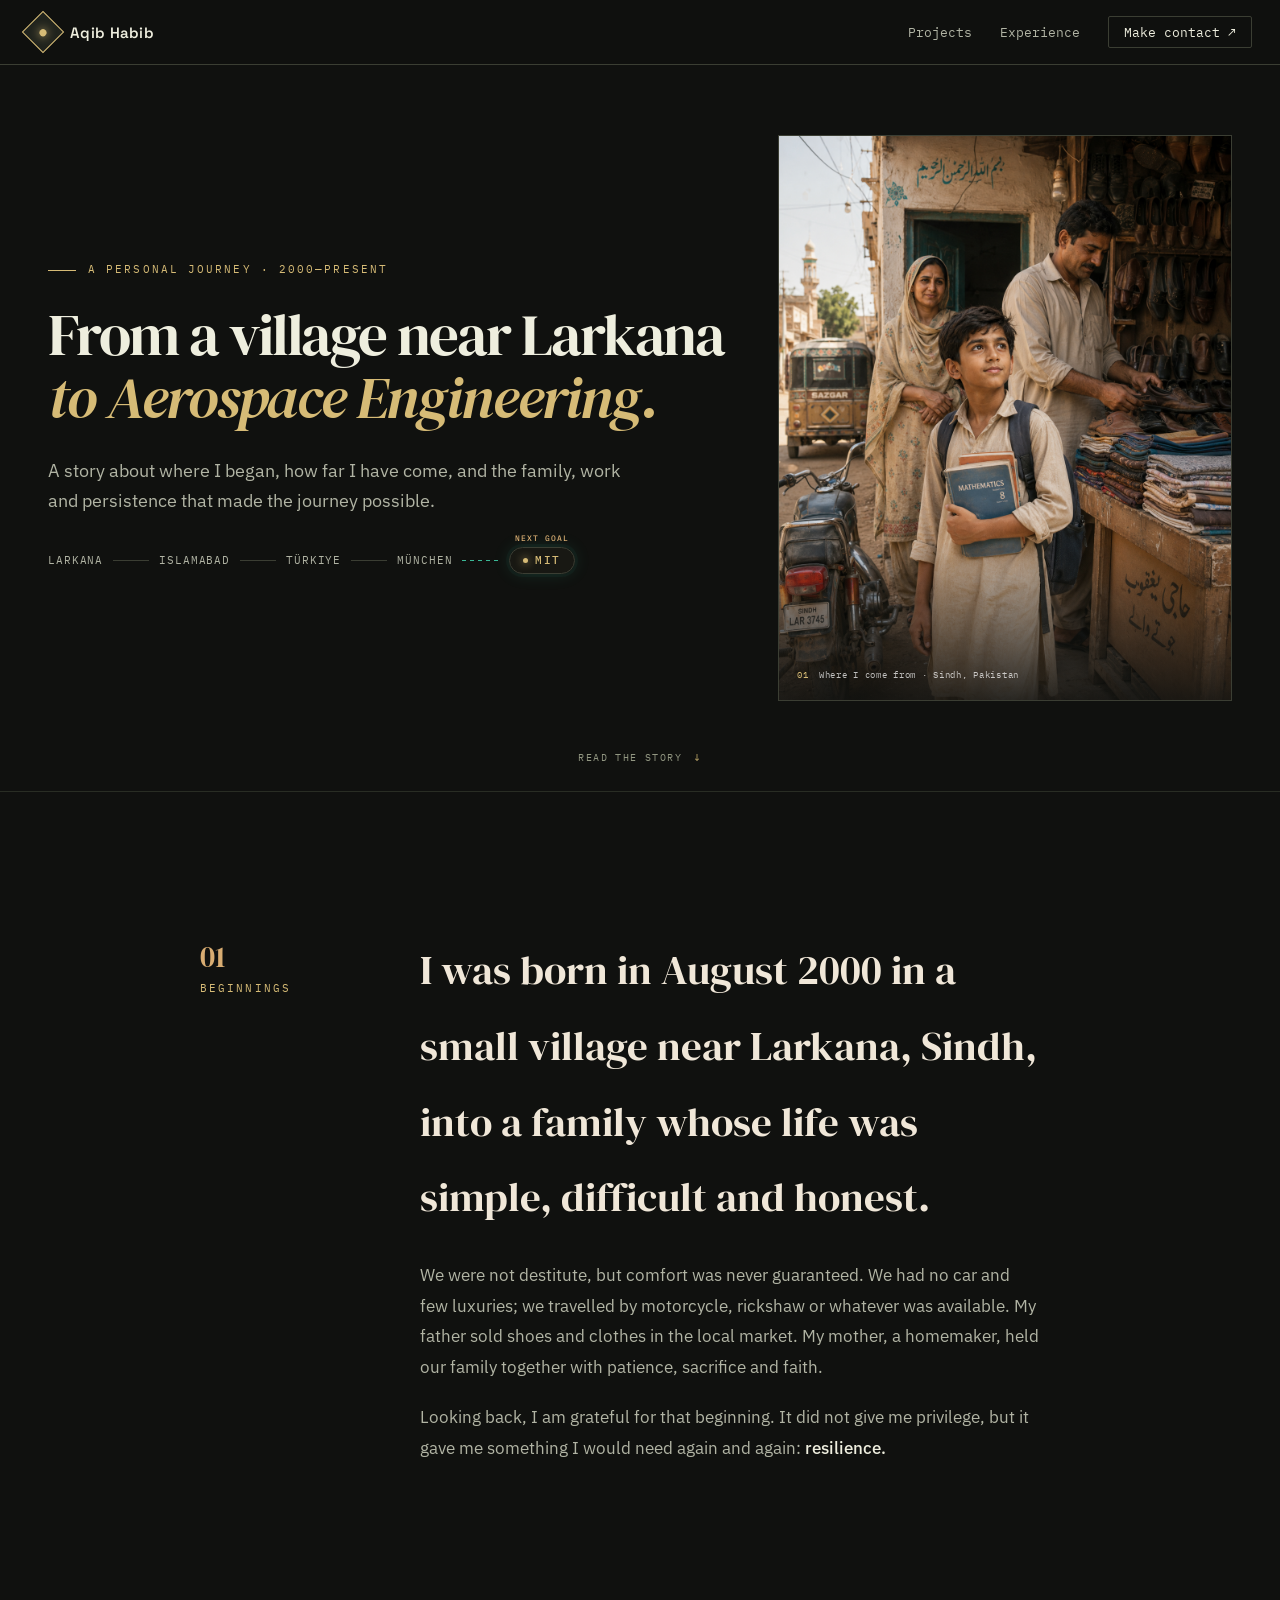
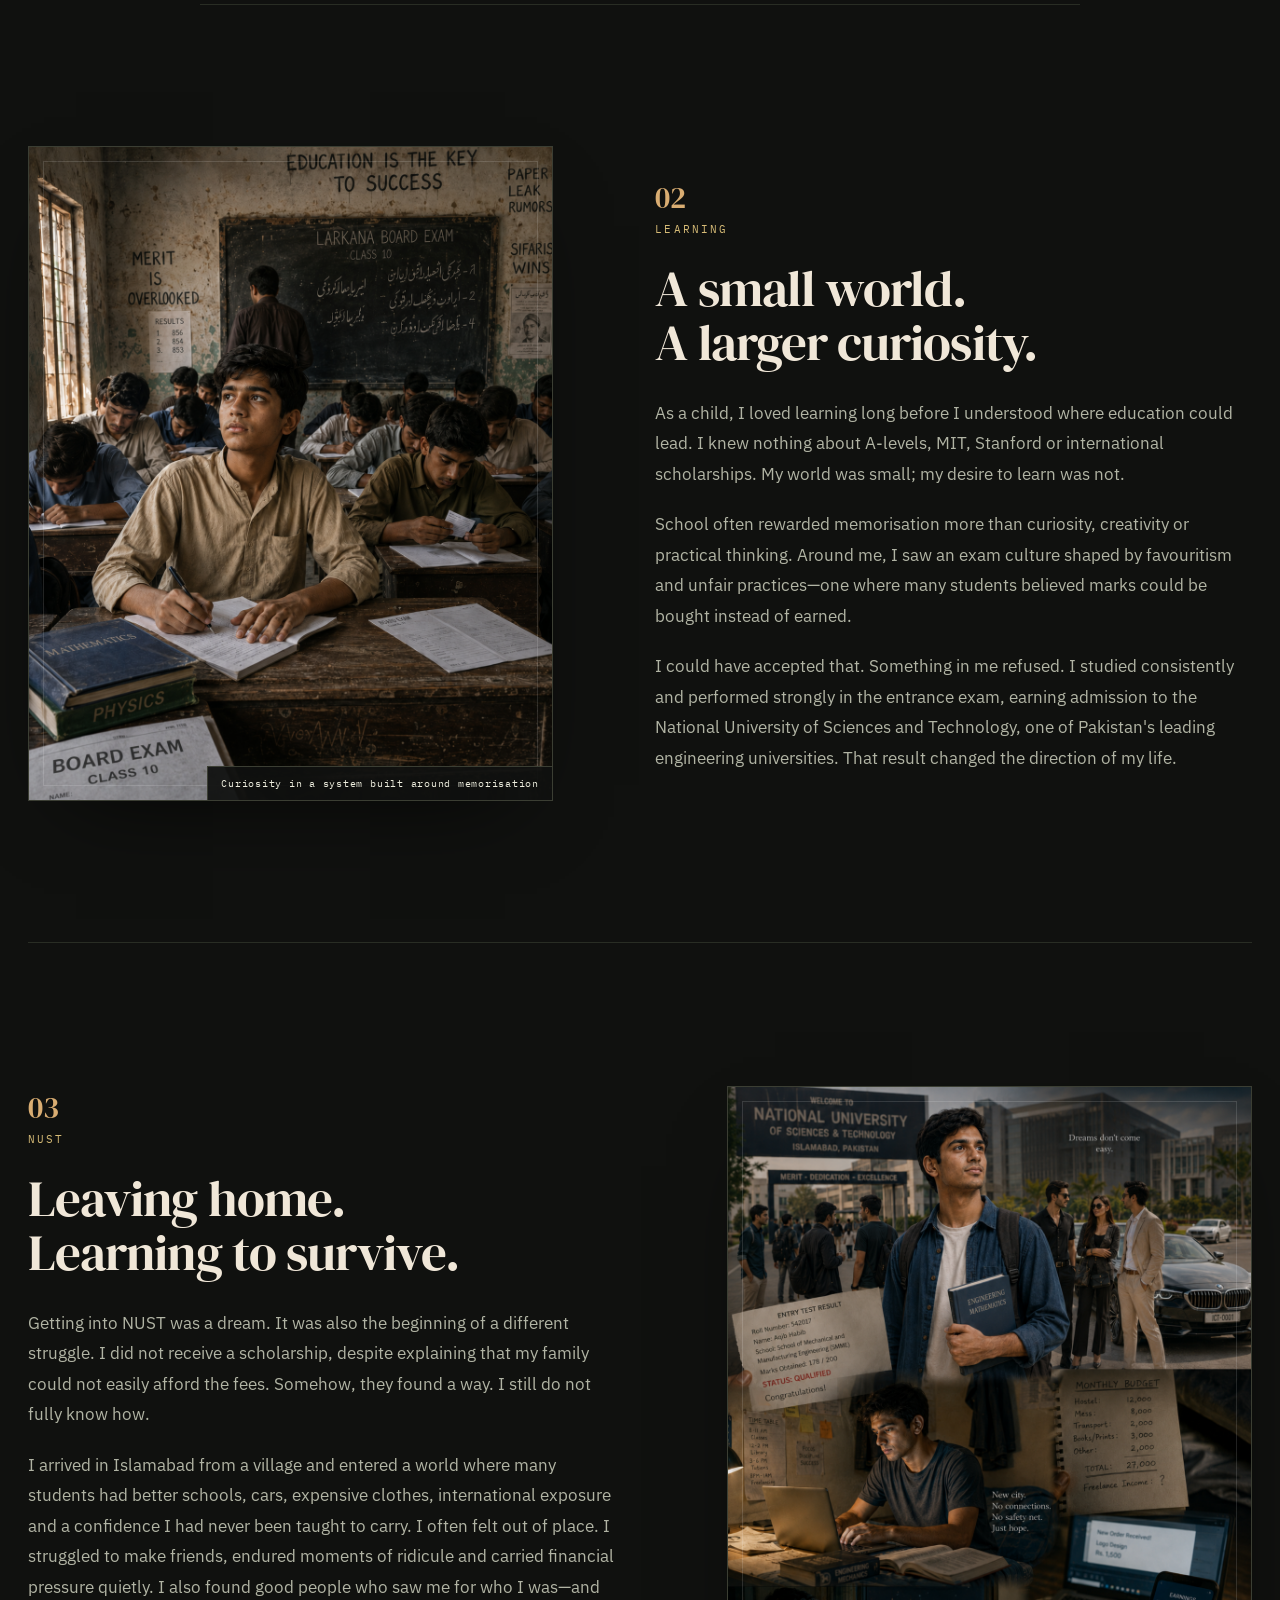
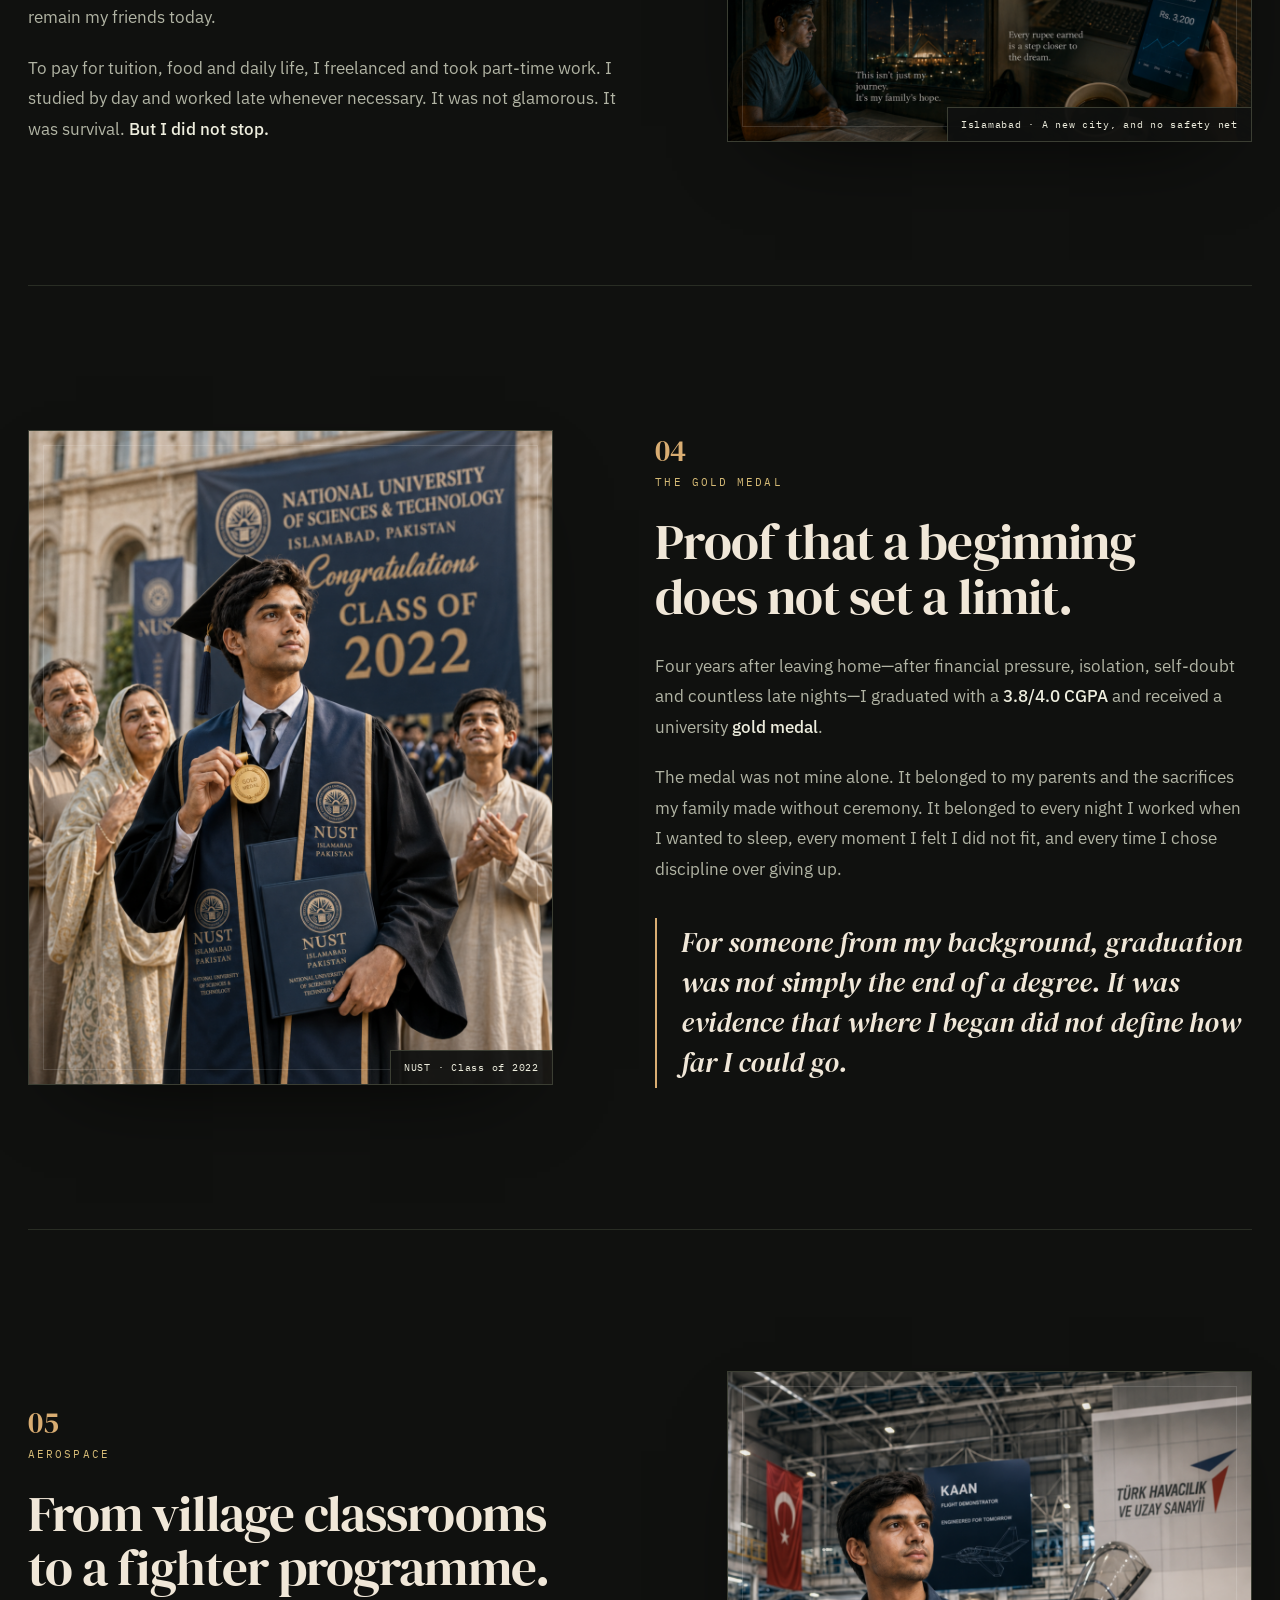
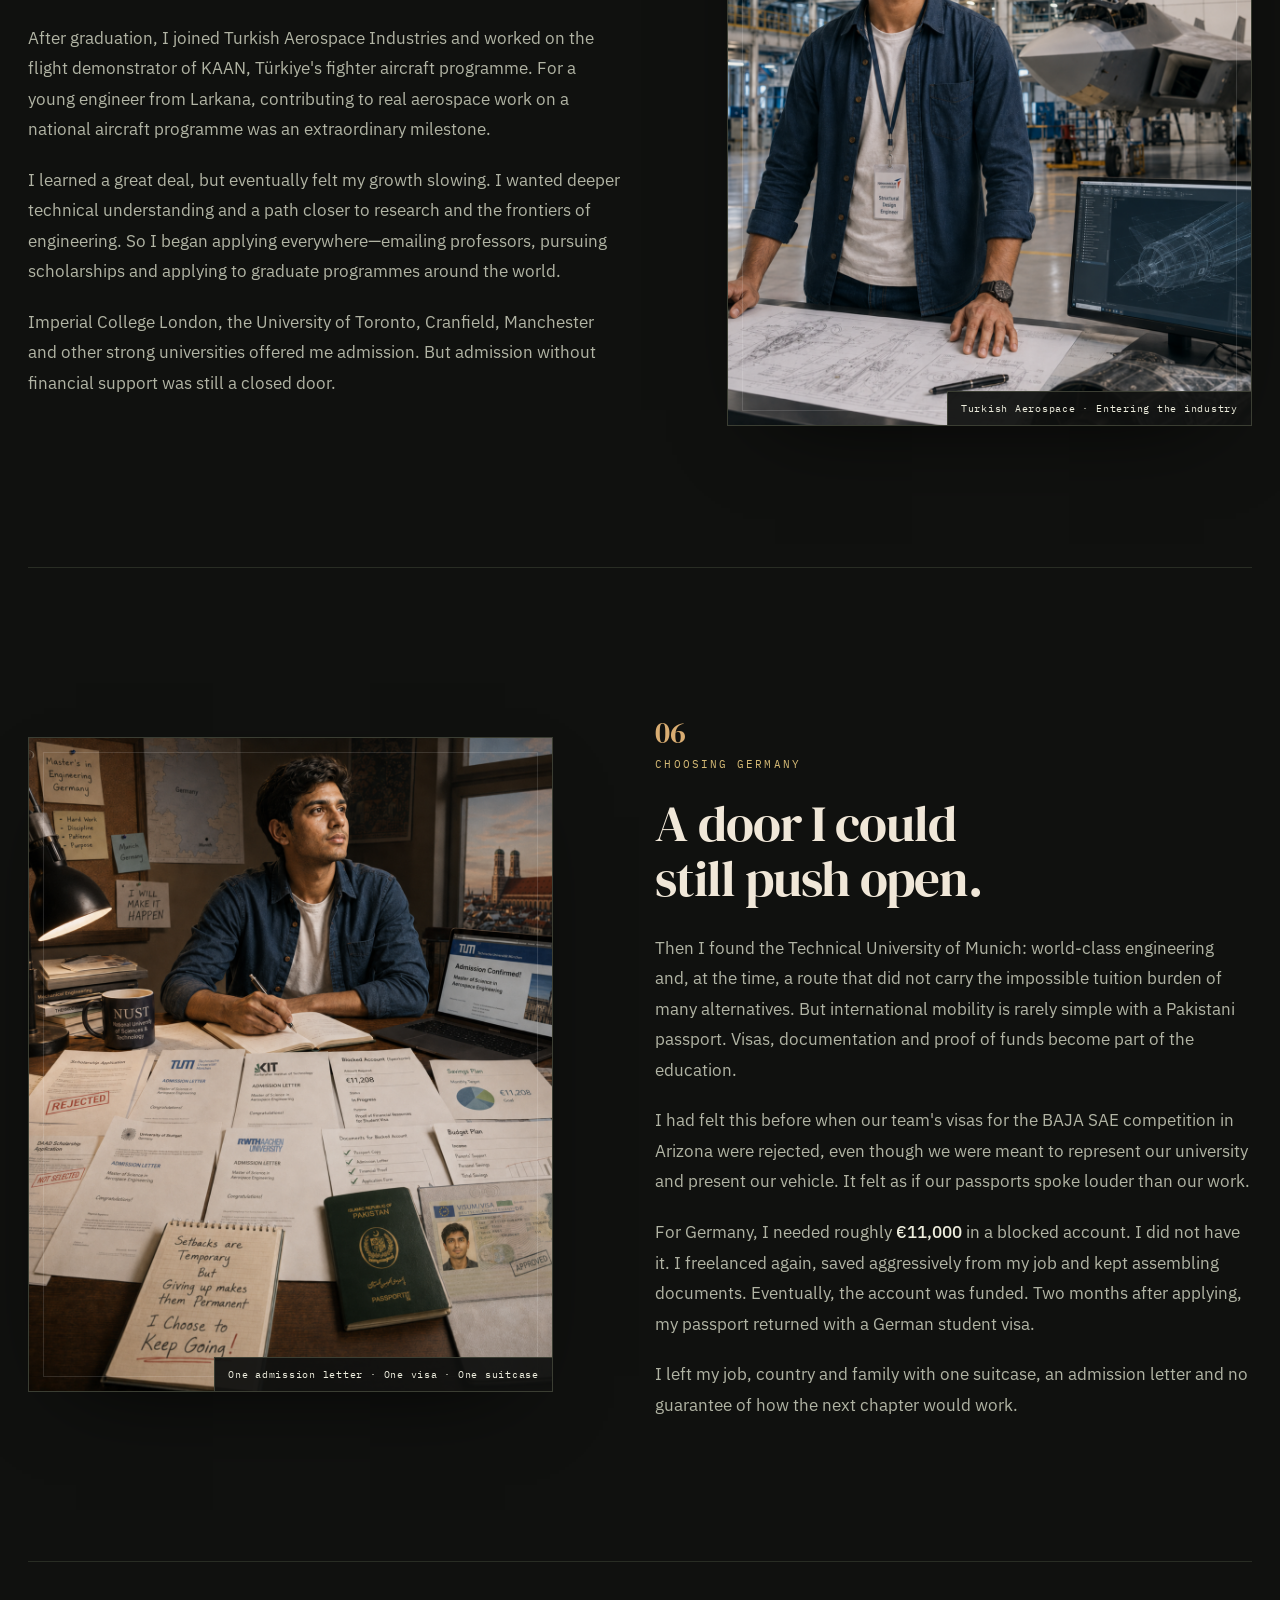
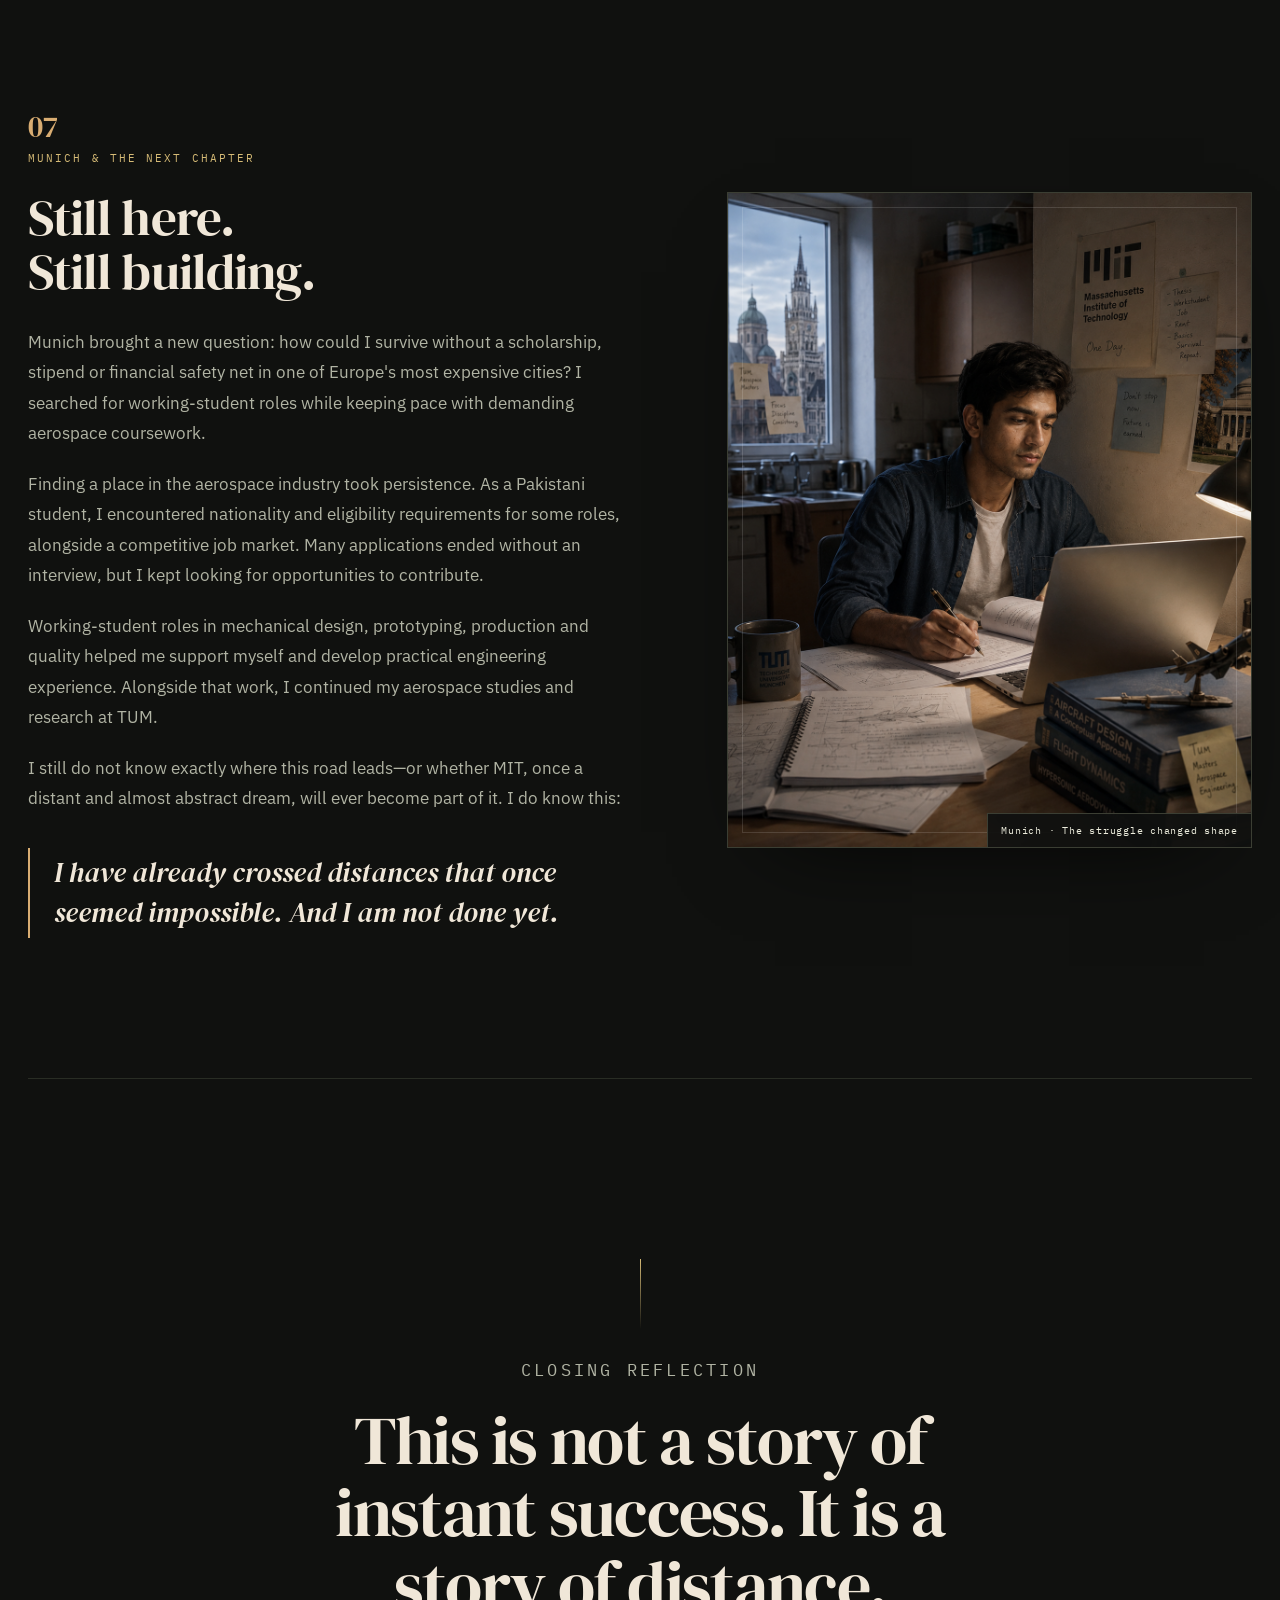
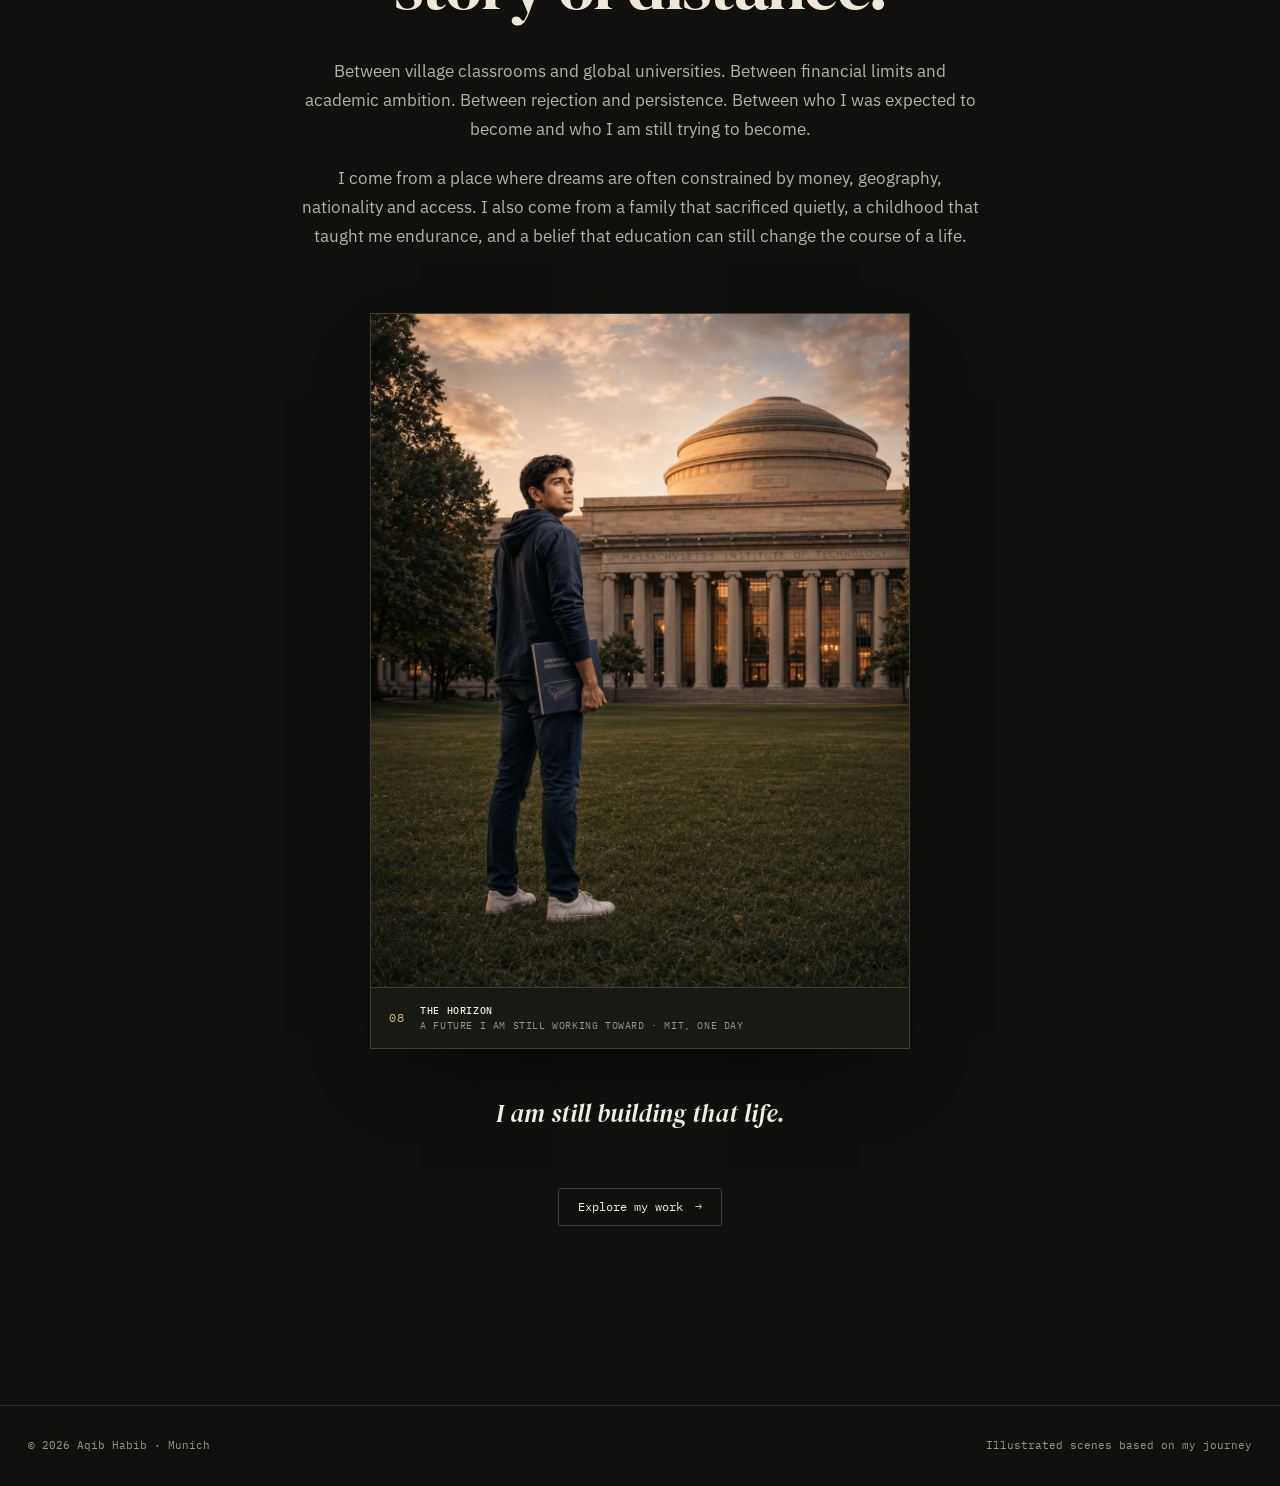
<file: my-story.html>
<!doctype html>
<html lang="en">
<head>
  <meta charset="utf-8">
  <meta name="viewport" content="width=device-width, initial-scale=1">
  <link rel="icon" type="image/png" sizes="32x32" href="assets/favicon.png">
  <title>My Story — Aqib Habib</title>
  <meta name="description" content="Aqib Habib's journey from a village near Larkana to aerospace engineering at NUST, Turkish Aerospace and the Technical University of Munich.">
  <meta property="og:title" content="From Larkana to Aerospace Engineering — Aqib Habib">
  <meta property="og:description" content="A personal story about family, education, financial barriers and the persistence to keep moving forward.">
  <meta property="og:type" content="article">
  <link rel="preconnect" href="https://fonts.googleapis.com">
  <link rel="preconnect" href="https://fonts.gstatic.com" crossorigin>
  <link href="https://fonts.googleapis.com/css2?family=DM+Serif+Display:ital@0;1&amp;family=IBM+Plex+Mono:wght@400;500&amp;family=IBM+Plex+Sans:wght@300;400;500;600&amp;family=Space+Grotesk:wght@500;600&amp;display=swap" rel="stylesheet">
  <link rel="stylesheet" href="assets/my-story.css">
<link rel="stylesheet" href="assets/dossier.css">
</head>
<body class="story-page">
  <div class="read-progress" aria-hidden="true"></div>
  <a class="skip" href="#story">Skip to my story</a>

  <header class="site-nav">
    <div class="wrap nav-inner">
      <a class="brand" href="index.html" aria-label="Aqib Habib — home">
        <span class="brand-mark"><span class="brand-dot"></span></span>
        <span>Aqib Habib</span>
      </a>
      <nav class="nav-actions" aria-label="Page navigation">
        <a href="index.html#work">Projects</a>
        <a href="index.html#experience">Experience</a>
        <a class="nav-contact" href="index.html#contact">Make contact ↗</a>
      </nav>
    </div>
  </header>

  <main id="story">
    <section class="hero">
      <div class="wrap hero-copy">
        <div class="hero-label">A personal journey · 2000—present</div>
        <h1>From a village near Larkana<br><em>to Aerospace Engineering.</em></h1>
        <p class="hero-lede">A story about where I began, how far I have come, and the family, work and persistence that made the journey possible.</p>
        <div class="route" aria-label="Journey: Larkana to Islamabad to Türkiye to München, with MIT as the next goal">
          <span>Larkana</span><i></i><span>Islamabad</span><i></i><span>Türkiye</span><i></i><span>München</span>
          <span class="route-future">
            <i class="route-future-line"></i>
            <span class="route-goal"><small>Next goal</small><strong>MIT</strong></span>
          </span>
        </div>
      </div>
      <figure class="hero-image">
        <img src="assets/my_story/1.png" alt="Conceptual illustration of a schoolboy with books outside his father's small shop in Sindh" width="1122" height="1402" fetchpriority="high">
        <figcaption><span>01</span>Where I come from · Sindh, Pakistan</figcaption>
      </figure>
      <a class="scroll-cue" href="#beginnings" aria-label="Continue to the first chapter">Read the story <span>↓</span></a>
    </section>

    <article class="story">
      <section class="chapter text-chapter reveal" id="beginnings">
        <div class="chapter-marker"><span>01</span><small>Beginnings</small></div>
        <div class="chapter-copy">
          <p class="opening"> I was born in August 2000 in a small village near Larkana, Sindh, into a family whose life was simple, difficult and honest.</p>
          <p>We were not destitute, but comfort was never guaranteed. We had no car and few luxuries; we travelled by motorcycle, rickshaw or whatever was available. My father sold shoes and clothes in the local market. My mother, a homemaker, held our family together with patience, sacrifice and faith.</p>
          <p>Looking back, I am grateful for that beginning. It did not give me privilege, but it gave me something I would need again and again: <strong>resilience.</strong></p>
        </div>
      </section>

      <section class="chapter image-chapter reveal" id="learning">
        <figure class="chapter-image">
          <img src="assets/my_story/2.png" alt="Conceptual illustration of a focused student taking an exam in a worn village classroom" width="1122" height="1402" loading="lazy">
          <figcaption>Curiosity in a system built around memorisation</figcaption>
        </figure>
        <div class="chapter-copy">
          <div class="chapter-marker"><span>02</span><small>Learning</small></div>
          <h2>A small world.<br>A larger curiosity.</h2>
          <p>As a child, I loved learning long before I understood where education could lead. I knew nothing about A-levels, MIT, Stanford or international scholarships. My world was small; my desire to learn was not.</p>
          <p>School often rewarded memorisation more than curiosity, creativity or practical thinking. Around me, I saw an exam culture shaped by favouritism and unfair practices—one where many students believed marks could be bought instead of earned.</p>
          <p>I could have accepted that. Something in me refused. I studied consistently and performed strongly in the entrance exam, earning admission to the National University of Sciences and Technology, one of Pakistan's leading engineering universities. That result changed the direction of my life.</p>
        </div>
      </section>

      <section class="chapter image-chapter reverse reveal" id="nust">
        <figure class="chapter-image">
          <img src="assets/my_story/3.png" alt="Conceptual illustration of a new NUST student and his late-night freelance work" width="1122" height="1402" loading="lazy">
          <figcaption>Islamabad · A new city, and no safety net</figcaption>
        </figure>
        <div class="chapter-copy">
          <div class="chapter-marker"><span>03</span><small>NUST</small></div>
          <h2>Leaving home.<br>Learning to survive.</h2>
          <p>Getting into NUST was a dream. It was also the beginning of a different struggle. I did not receive a scholarship, despite explaining that my family could not easily afford the fees. Somehow, they found a way. I still do not fully know how.</p>
          <p>I arrived in Islamabad from a village and entered a world where many students had better schools, cars, expensive clothes, international exposure and a confidence I had never been taught to carry. I often felt out of place. I struggled to make friends, endured moments of ridicule and carried financial pressure quietly. I also found good people who saw me for who I was—and remain my friends today.</p>
          <p>To pay for tuition, food and daily life, I freelanced and took part-time work. I studied by day and worked late whenever necessary. It was not glamorous. It was survival. <strong>But I did not stop.</strong></p>
        </div>
      </section>

      <section class="chapter image-chapter reveal" id="gold-medal">
        <figure class="chapter-image">
          <img src="assets/my_story/4.png" alt="Conceptual illustration of a NUST graduate holding a gold medal with his family behind him" width="1122" height="1402" loading="lazy">
          <figcaption>NUST · Class of 2022</figcaption>
        </figure>
        <div class="chapter-copy">
          <div class="chapter-marker"><span>04</span><small>The Gold Medal</small></div>
          <h2>Proof that a beginning<br>does not set a limit.</h2>
          <p>Four years after leaving home—after financial pressure, isolation, self-doubt and countless late nights—I graduated with a <strong>3.8/4.0 CGPA</strong> and received a university <strong>gold medal</strong>.</p>
          <p>The medal was not mine alone. It belonged to my parents and the sacrifices my family made without ceremony. It belonged to every night I worked when I wanted to sleep, every moment I felt I did not fit, and every time I chose discipline over giving up.</p>
          <blockquote>For someone from my background, graduation was not simply the end of a degree. It was evidence that where I began did not define how far I could go.</blockquote>
        </div>
      </section>

      <section class="chapter image-chapter reverse reveal" id="aerospace">
        <figure class="chapter-image">
          <img src="assets/my_story/5.png" alt="Conceptual illustration of a young structural design engineer working in an aircraft hangar" width="1122" height="1402" loading="lazy">
          <figcaption>Turkish Aerospace · Entering the industry</figcaption>
        </figure>
        <div class="chapter-copy">
          <div class="chapter-marker"><span>05</span><small>Aerospace</small></div>
          <h2>From village classrooms<br>to a fighter programme.</h2>
          <p>After graduation, I joined Turkish Aerospace Industries and worked on the flight demonstrator of KAAN, Türkiye's fighter aircraft programme. For a young engineer from Larkana, contributing to real aerospace work on a national aircraft programme was an extraordinary milestone.</p>
          <p>I learned a great deal, but eventually felt my growth slowing. I wanted deeper technical understanding and a path closer to research and the frontiers of engineering. So I began applying everywhere—emailing professors, pursuing scholarships and applying to graduate programmes around the world.</p>
          <p>Imperial College London, the University of Toronto, Cranfield, Manchester and other strong universities offered me admission. But admission without financial support was still a closed door.</p>
        </div>
      </section>

      <section class="chapter image-chapter reveal" id="germany">
        <figure class="chapter-image">
          <img src="assets/my_story/6.png" alt="Conceptual illustration of admission letters, financial documents, a Pakistani passport and German student visa" width="1122" height="1402" loading="lazy">
          <figcaption>One admission letter · One visa · One suitcase</figcaption>
        </figure>
        <div class="chapter-copy">
          <div class="chapter-marker"><span>06</span><small>Choosing Germany</small></div>
          <h2>A door I could<br>still push open.</h2>
          <p>Then I found the Technical University of Munich: world-class engineering and, at the time, a route that did not carry the impossible tuition burden of many alternatives. But international mobility is rarely simple with a Pakistani passport. Visas, documentation and proof of funds become part of the education.</p>
          <p>I had felt this before when our team's visas for the BAJA SAE competition in Arizona were rejected, even though we were meant to represent our university and present our vehicle. It felt as if our passports spoke louder than our work.</p>
          <p>For Germany, I needed roughly <strong>€11,000</strong> in a blocked account. I did not have it. I freelanced again, saved aggressively from my job and kept assembling documents. Eventually, the account was funded. Two months after applying, my passport returned with a German student visa.</p>
          <p>I left my job, country and family with one suitcase, an admission letter and no guarantee of how the next chapter would work.</p>
        </div>
      </section>

      <section class="chapter image-chapter reverse reveal" id="munich">
        <figure class="chapter-image">
          <img src="assets/my_story/7.png" alt="Conceptual illustration of a TUM aerospace master's student studying late in a small Munich room" width="1122" height="1402" loading="lazy">
          <figcaption>Munich · The struggle changed shape</figcaption>
        </figure>
        <div class="chapter-copy">
          <div class="chapter-marker"><span>07</span><small>Munich &amp; the next chapter</small></div>
          <h2>Still here.<br>Still building.</h2>
          <p>Munich brought a new question: how could I survive without a scholarship, stipend or financial safety net in one of Europe's most expensive cities? I searched for working-student roles while keeping pace with demanding aerospace coursework.</p>
          <p>Finding a place in the aerospace industry took persistence. As a Pakistani student, I encountered nationality and eligibility requirements for some roles, alongside a competitive job market. Many applications ended without an interview, but I kept looking for opportunities to contribute.</p>
          <p>Working-student roles in mechanical design, prototyping, production and quality helped me support myself and develop practical engineering experience. Alongside that work, I continued my aerospace studies and research at TUM.</p>
          <p>I still do not know exactly where this road leads—or whether MIT, once a distant and almost abstract dream, will ever become part of it. I do know this:</p>
          <blockquote>I have already crossed distances that once seemed impossible. And I am not done yet.</blockquote>
        </div>
      </section>

      <section class="closing reveal" aria-labelledby="closing-title">
        <div class="closing-rule"></div>
        <p class="closing-kicker">Closing reflection</p>
        <h2 id="closing-title">This is not a story of instant success. It is a story of distance.</h2>
        <p>Between village classrooms and global universities. Between financial limits and academic ambition. Between rejection and persistence. Between who I was expected to become and who I am still trying to become.</p>
        <p>I come from a place where dreams are often constrained by money, geography, nationality and access. I also come from a family that sacrificed quietly, a childhood that taught me endurance, and a belief that education can still change the course of a life.</p>
        <figure class="future-figure">
          <img src="assets/my_story/8.png" alt="Conceptual illustration of Aqib standing in front of MIT with an aerospace engineering book" width="1122" height="1402" loading="lazy">
          <figcaption><span>08</span><span><strong>The horizon</strong><small>A future I am still working toward · MIT, one day</small></span></figcaption>
        </figure>
        <p class="final-line">I am still building that life.</p>
        <a class="back-home" href="index.html">Explore my work <span>→</span></a>
      </section>
    </article>
  </main>

  <footer>
    <div class="wrap foot-inner">
      <span>© <span data-year></span> Aqib Habib · Munich</span>
      <span>Illustrated scenes based on my journey</span>
    </div>
  </footer>

  <script src="assets/my-story.js"></script>
</body>
</html>
</file>
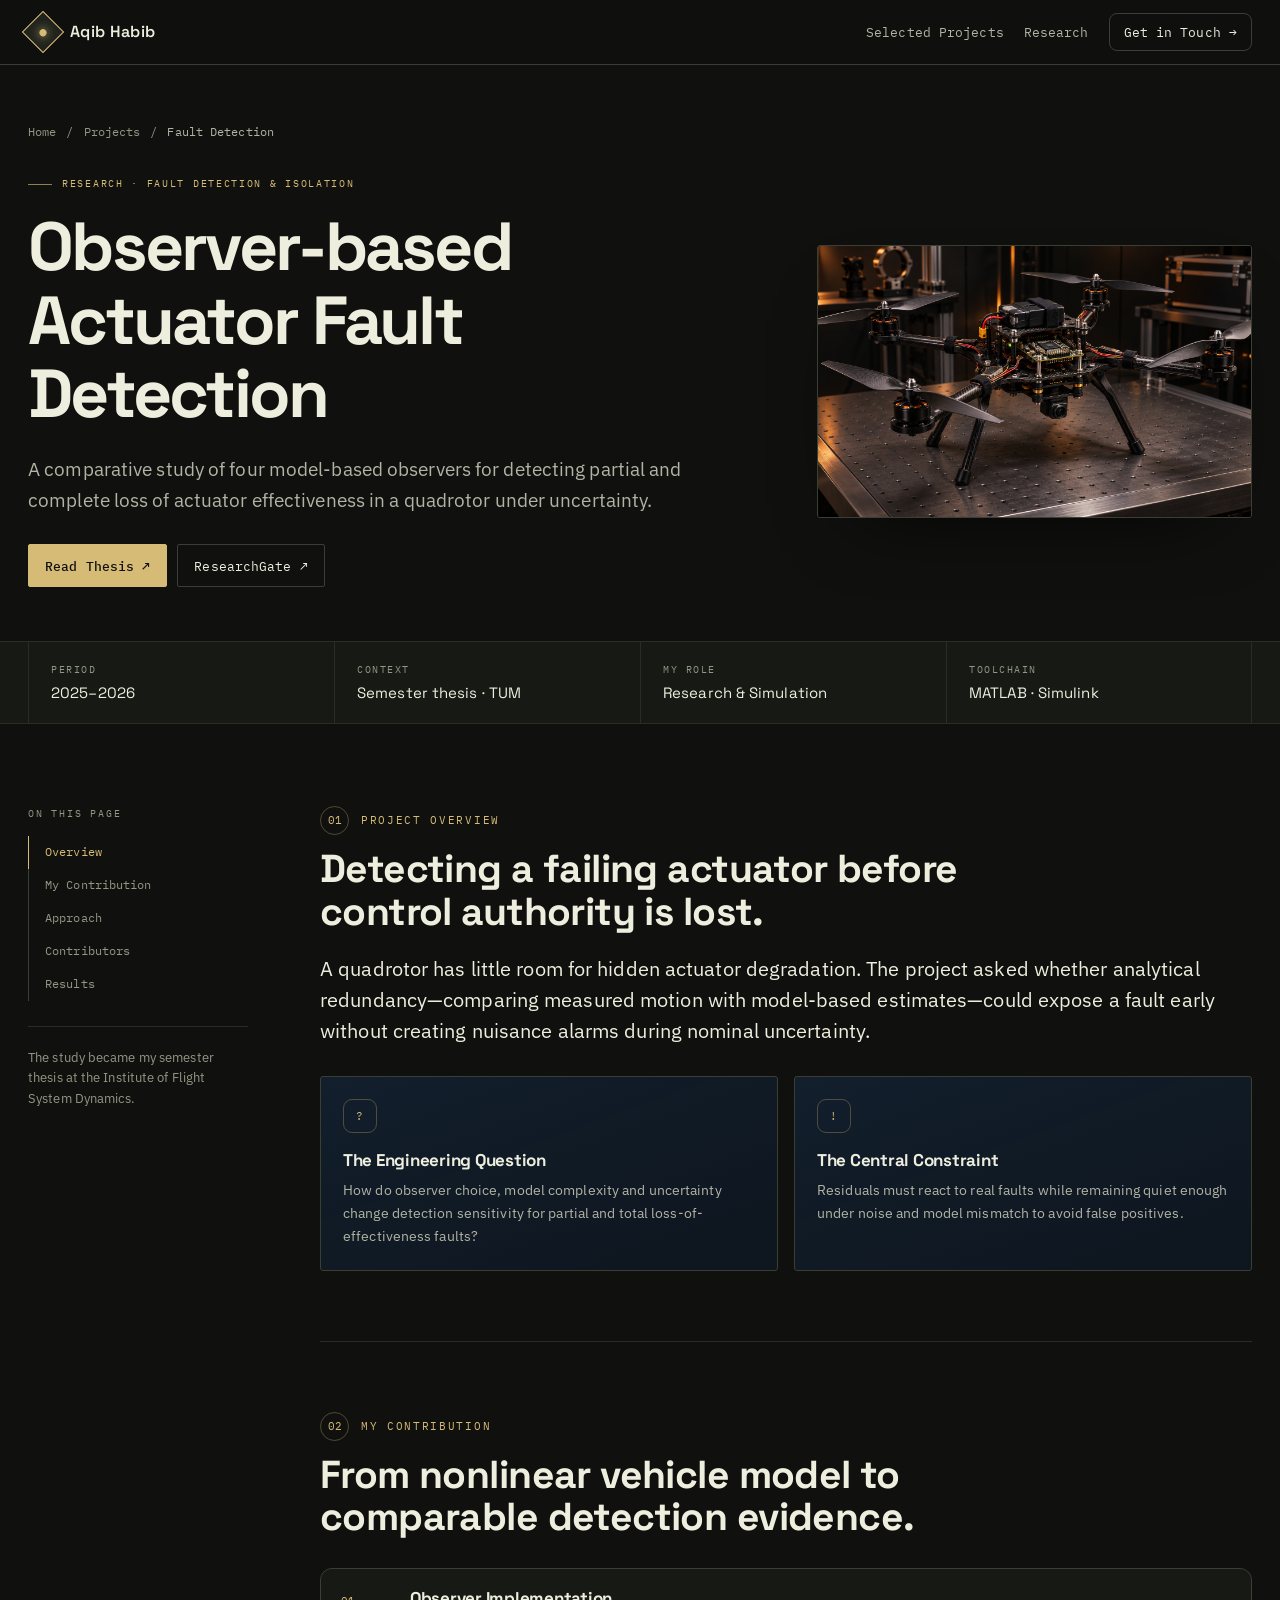
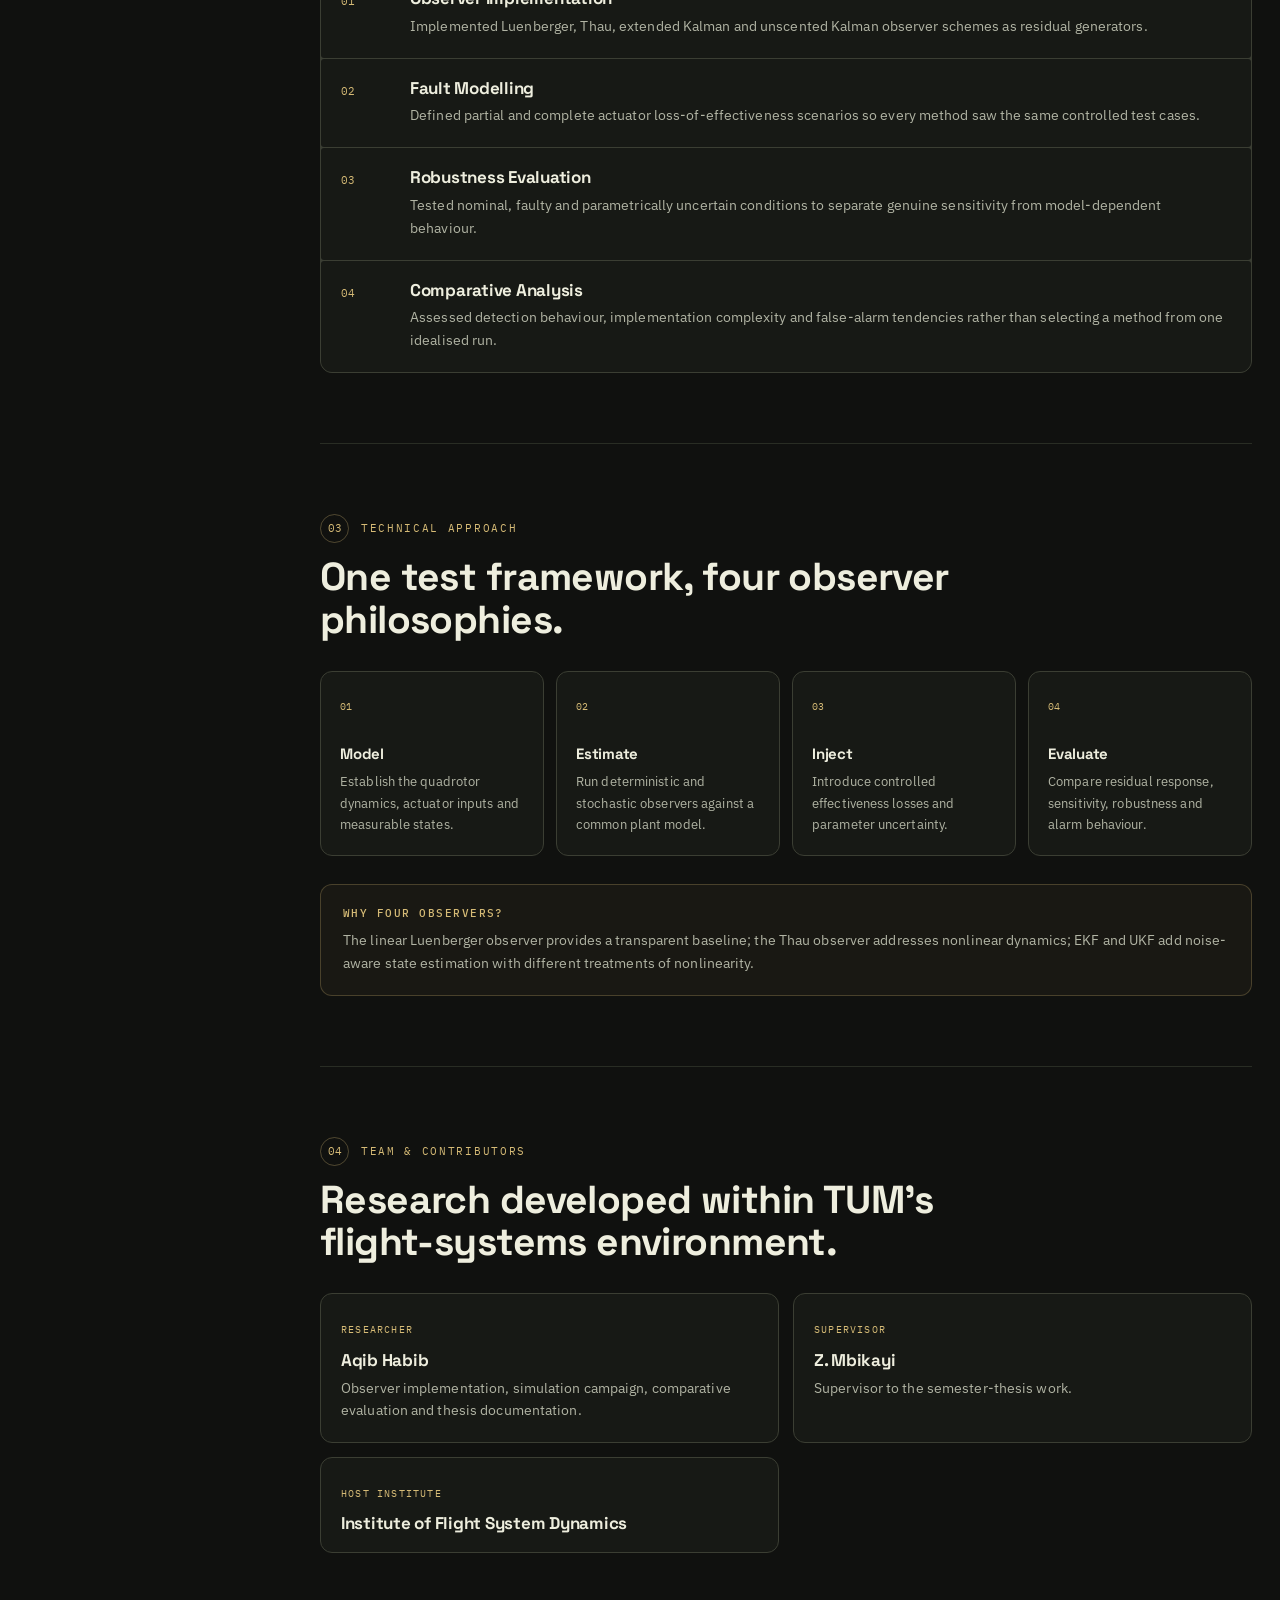
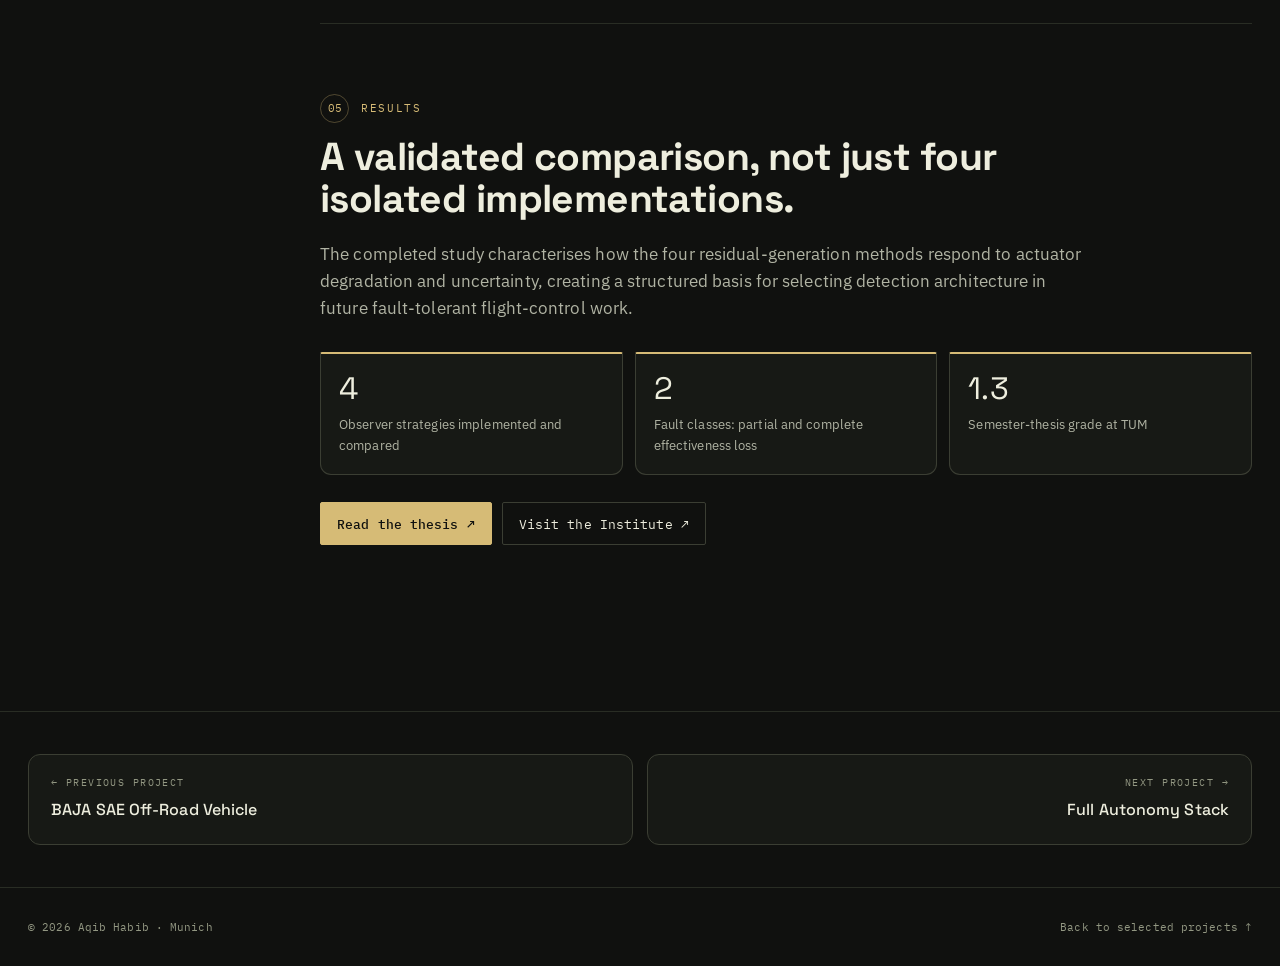
<file: projects/actuator-fault-detection.html>
<!doctype html>
<html lang="en">
<head>
  <meta charset="utf-8">
  <meta name="viewport" content="width=device-width, initial-scale=1">
  <link rel="icon" type="image/png" sizes="32x32" href="../assets/favicon.png">
  <title>Actuator Fault Detection — Aqib Habib</title>
  <meta name="description" content="Observer-based actuator fault detection for a quadrotor using Luenberger, Thau, EKF and UKF residual generators.">
  <meta property="og:title" content="Observer-based Actuator Fault Detection — Aqib Habib">
  <meta property="og:description" content="A detailed look at the research problem, observer design, validation workflow and results.">
  <meta property="og:type" content="article">
  <link rel="preconnect" href="https://fonts.googleapis.com">
  <link rel="preconnect" href="https://fonts.gstatic.com" crossorigin>
  <link href="https://fonts.googleapis.com/css2?family=Space+Grotesk:wght@400;500;600;700&amp;family=IBM+Plex+Sans:wght@300;400;500;600&amp;family=IBM+Plex+Mono:wght@400;500&amp;display=swap" rel="stylesheet">
  <link rel="stylesheet" href="../assets/project-details.css">
<link rel="stylesheet" href="../assets/dossier.css">
</head>
<body>
  <div class="read-progress" aria-hidden="true"></div>
  <a class="skip" href="#project-story">Skip to project details</a>

  <header class="site-nav">
    <div class="wrap nav-inner">
      <a class="brand" href="../index.html" aria-label="Aqib Habib — home">
        <span class="brand-mark"><span class="brand-dot"></span></span>
        <span>Aqib Habib</span>
      </a>
      <nav class="nav-actions" aria-label="Project navigation">
        <a href="../index.html#work">Selected Projects</a>
        <a href="../index.html#research">Research</a>
        <a class="nav-contact" href="../index.html#contact">Get in Touch →</a>
      </nav>
    </div>
  </header>

  <main>
    <section class="project-hero">
      <div class="wrap">
        <div class="breadcrumb"><a href="../index.html">Home</a><span>/</span><a href="../index.html#work">Projects</a><span>/</span><span>Fault Detection</span></div>
        <div class="hero-grid">
          <div class="reveal">
            <span class="eyebrow">Research · Fault Detection &amp; Isolation</span>
            <h1>Observer-based Actuator Fault Detection</h1>
            <p class="hero-lede">A comparative study of four model-based observers for detecting partial and complete loss of actuator effectiveness in a quadrotor under uncertainty.</p>
            <div class="hero-actions">
              <a class="button primary" href="../assets/documents/semester-thesis-actuator-failure-detection-strategies-for-a-quadrotor_UAV.pdf" target="_blank" rel="noopener">Read Thesis ↗</a>
              <a class="button secondary" href="https://www.researchgate.net/publication/403650654_Actuator_Failure_Detection_Strategies_for_a_Quadrotor_UAV" target="_blank" rel="noopener">ResearchGate ↗</a>
            </div>
          </div>
          <div class="hero-visual reveal" data-label="Residual response · threshold crossing"><img src="../assets/images/fault-detection.png" alt="Concept rendering of the project" width="2048" height="1152"></div>
        </div>
      </div>
    </section>

    <div class="facts-bar">
      <div class="wrap facts">
        <div class="fact"><span class="fact-label">Period</span><span class="fact-value">2025–2026</span></div>
        <div class="fact"><span class="fact-label">Context</span><span class="fact-value">Semester thesis · TUM</span></div>
        <div class="fact"><span class="fact-label">My Role</span><span class="fact-value">Research &amp; Simulation</span></div>
        <div class="fact"><span class="fact-label">Toolchain</span><span class="fact-value">MATLAB · Simulink</span></div>
      </div>
    </div>

    <div class="project-main" id="project-story">
      <div class="wrap content-grid">
        <aside class="toc" aria-label="On this page">
          <div class="toc-label">On this page</div>
          <nav>
            <a href="#overview">Overview</a>
            <a href="#contribution">My Contribution</a>
            <a href="#approach">Approach</a>
            <a href="#team">Contributors</a>
            <a href="#results">Results</a>
          </nav>
          <p class="toc-note">The study became my semester thesis at the Institute of Flight System Dynamics.</p>
        </aside>

        <article class="story">
          <section class="content-section reveal" id="overview">
            <div class="section-kicker"><span>01</span>Project overview</div>
            <h2>Detecting a failing actuator before control authority is lost.</h2>
            <p class="lead">A quadrotor has little room for hidden actuator degradation. The project asked whether analytical redundancy—comparing measured motion with model-based estimates—could expose a fault early without creating nuisance alarms during nominal uncertainty.</p>
            <div class="split">
              <div class="info-card"><div class="icon">?</div><h3>The Engineering Question</h3><p>How do observer choice, model complexity and uncertainty change detection sensitivity for partial and total loss-of-effectiveness faults?</p></div>
              <div class="info-card"><div class="icon">!</div><h3>The Central Constraint</h3><p>Residuals must react to real faults while remaining quiet enough under noise and model mismatch to avoid false positives.</p></div>
            </div>
          </section>

          <section class="content-section reveal" id="contribution">
            <div class="section-kicker"><span>02</span>My Contribution</div>
            <h2>From nonlinear vehicle model to comparable detection evidence.</h2>
            <div class="responsibility-list">
              <div class="responsibility"><div class="num">01</div><div><h3>Observer Implementation</h3><p>Implemented Luenberger, Thau, extended Kalman and unscented Kalman observer schemes as residual generators.</p></div></div>
              <div class="responsibility"><div class="num">02</div><div><h3>Fault Modelling</h3><p>Defined partial and complete actuator loss-of-effectiveness scenarios so every method saw the same controlled test cases.</p></div></div>
              <div class="responsibility"><div class="num">03</div><div><h3>Robustness Evaluation</h3><p>Tested nominal, faulty and parametrically uncertain conditions to separate genuine sensitivity from model-dependent behaviour.</p></div></div>
              <div class="responsibility"><div class="num">04</div><div><h3>Comparative Analysis</h3><p>Assessed detection behaviour, implementation complexity and false-alarm tendencies rather than selecting a method from one idealised run.</p></div></div>
            </div>
          </section>

          <section class="content-section reveal" id="approach">
            <div class="section-kicker"><span>03</span>Technical approach</div>
            <h2>One test framework, four observer philosophies.</h2>
            <div class="workflow">
              <div class="step"><h3>Model</h3><p>Establish the quadrotor dynamics, actuator inputs and measurable states.</p></div>
              <div class="step"><h3>Estimate</h3><p>Run deterministic and stochastic observers against a common plant model.</p></div>
              <div class="step"><h3>Inject</h3><p>Introduce controlled effectiveness losses and parameter uncertainty.</p></div>
              <div class="step"><h3>Evaluate</h3><p>Compare residual response, sensitivity, robustness and alarm behaviour.</p></div>
            </div>
            <div class="callout"><strong>Why four observers?</strong>The linear Luenberger observer provides a transparent baseline; the Thau observer addresses nonlinear dynamics; EKF and UKF add noise-aware state estimation with different treatments of nonlinearity.</div>
          </section>

          <section class="content-section reveal" id="team">
            <div class="section-kicker"><span>04</span>Team &amp; contributors</div>
            <h2>Research developed within TUM’s flight-systems environment.</h2>
            <div class="people">
              <div class="person"><span class="person-label">Researcher</span><h3>Aqib Habib</h3><p>Observer implementation, simulation campaign, comparative evaluation and thesis documentation.</p></div>
              <div class="person"><span class="person-label">Supervisor</span><h3>Z. Mbikayi</h3><p>Supervisor to the semester-thesis work.</p></div>
              <div class="person"><span class="person-label">Host institute</span><h3>Institute of Flight System Dynamics</h3></div>
            </div>
          </section>

          <section class="content-section reveal" id="results">
            <div class="section-kicker"><span>05</span>Results</div>
            <h2>A validated comparison, not just four isolated implementations.</h2>
            <p>The completed study characterises how the four residual-generation methods respond to actuator degradation and uncertainty, creating a structured basis for selecting detection architecture in future fault-tolerant flight-control work.</p>
            <div class="outcomes">
              <div class="outcome"><div class="outcome-value">4</div><div class="outcome-label">Observer strategies implemented and compared</div></div>
              <div class="outcome"><div class="outcome-value">2</div><div class="outcome-label">Fault classes: partial and complete effectiveness loss</div></div>
              <div class="outcome"><div class="outcome-value">1.3</div><div class="outcome-label">Semester-thesis grade at TUM</div></div>
            </div>
            <div class="evidence">
              <a class="button primary" href="../assets/documents/semester-thesis-actuator-failure-detection-strategies-for-a-quadrotor_UAV.pdf" target="_blank" rel="noopener">Read the thesis ↗</a>
              <a class="button secondary" href="https://www.fsd.ed.tum.de/" target="_blank" rel="noopener">Visit the Institute ↗</a>
            </div>
          </section>
        </article>
      </div>
    </div>
  </main>

  <nav class="project-switcher" aria-label="Other projects">
    <div class="wrap">
      <a class="project-link" href="baja-sae.html"><span>← Previous project</span><strong>BAJA SAE Off-Road Vehicle</strong></a>
      <a class="project-link next" href="multirotor-autonomy.html"><span>Next project →</span><strong>Full Autonomy Stack</strong></a>
    </div>
  </nav>
  <footer><div class="wrap foot-inner"><span>© <span data-year></span> Aqib Habib · Munich</span><a href="../index.html#work">Back to selected projects ↑</a></div></footer>
  <script src="../assets/project-details.js"></script>
</body>
</html>
</file>
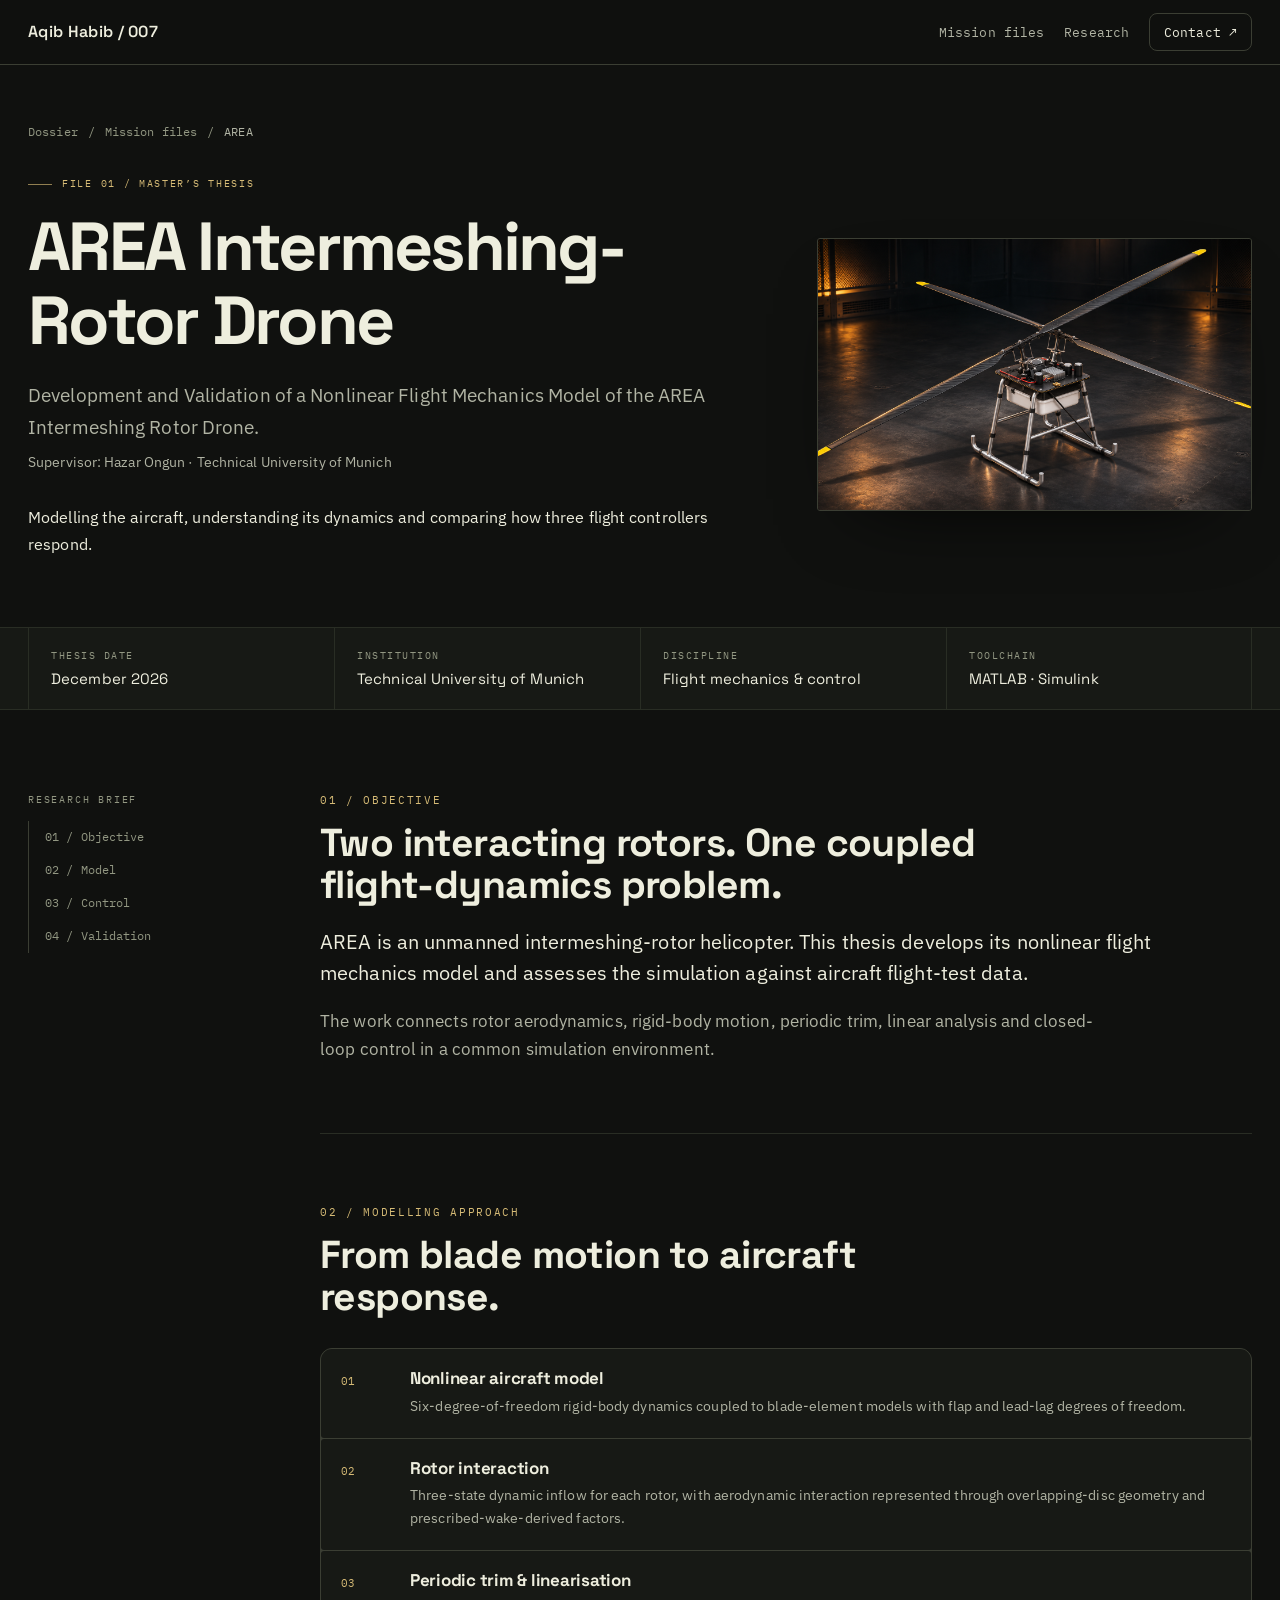
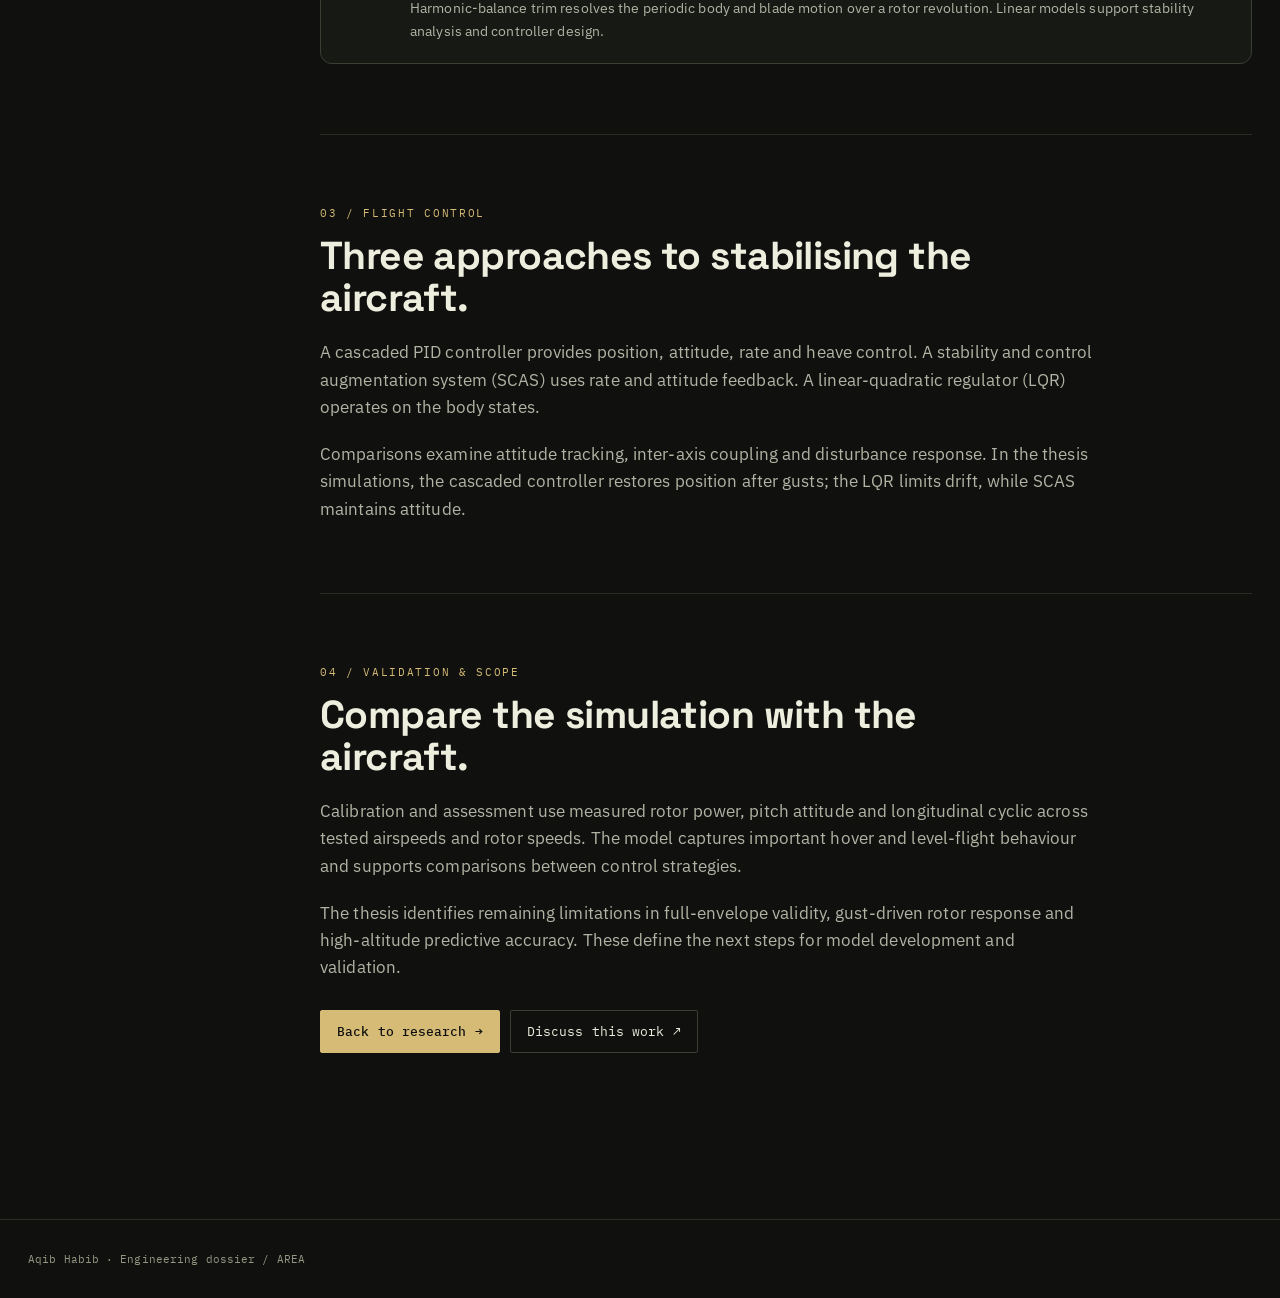
<file: projects/area-drone.html>
<!doctype html>
<html lang="en"><head><meta charset="utf-8"><meta name="viewport" content="width=device-width, initial-scale=1"><title>AREA Intermeshing-Rotor Drone — Aqib Habib</title><meta name="description" content="Master’s thesis: nonlinear flight mechanics, rotor aerodynamics, periodic trim, flight control and validation for the AREA intermeshing-rotor drone."><link rel="icon" href="../assets/favicon.png"><link rel="stylesheet" href="https://fonts.googleapis.com/css2?family=Space+Grotesk:wght@400;500;600;700&amp;family=IBM+Plex+Sans:wght@300;400;500;600&amp;family=IBM+Plex+Mono:wght@400;500&amp;display=swap"><link rel="stylesheet" href="../assets/project-details.css"><link rel="stylesheet" href="../assets/dossier.css"></head>
<body><a class="skip" href="#project-story">Skip to project details</a><header class="site-nav"><div class="wrap nav-inner"><a class="brand" href="../index.html">Aqib Habib / 007</a><nav class="nav-actions" aria-label="Project navigation"><a href="../index.html#work">Mission files</a><a href="../index.html#research">Research</a><a class="nav-contact" href="../index.html#contact">Contact ↗</a></nav></div></header>
<main><section class="project-hero"><div class="wrap"><div class="breadcrumb"><a href="../index.html">Dossier</a><span>/</span><a href="../index.html#work">Mission files</a><span>/</span><span>AREA</span></div><div class="hero-grid"><div><span class="eyebrow">File 01 / Master’s thesis</span><h1>AREA Intermeshing-Rotor Drone</h1><p class="hero-lede">Development and Validation of a Nonlinear Flight Mechanics Model of the AREA Intermeshing Rotor Drone.</p><p class="supervisor">Supervisor: Hazar Ongun · Technical University of Munich</p><p>Modelling the aircraft, understanding its dynamics and comparing how three flight controllers respond.</p></div><div class="hero-visual"><img src="../assets/images/area.png" alt="Rendering based on the AREA aircraft CAD geometry" width="2048" height="1152"></div></div></div></section>
<div class="facts-bar"><div class="wrap facts"><div class="fact"><span class="fact-label">Thesis date</span><span class="fact-value">December 2026</span></div><div class="fact"><span class="fact-label">Institution</span><span class="fact-value">Technical University of Munich</span></div><div class="fact"><span class="fact-label">Discipline</span><span class="fact-value">Flight mechanics &amp; control</span></div><div class="fact"><span class="fact-label">Toolchain</span><span class="fact-value">MATLAB · Simulink</span></div></div></div>
<div class="project-main" id="project-story"><div class="wrap content-grid"><aside class="toc"><div class="toc-label">Research brief</div><nav><a href="#overview">01 / Objective</a><a href="#model">02 / Model</a><a href="#control">03 / Control</a><a href="#validation">04 / Validation</a></nav></aside><article class="story">
<section class="content-section" id="overview"><div class="section-kicker">01 / Objective</div><h2>Two interacting rotors. One coupled flight-dynamics problem.</h2><p class="lead">AREA is an unmanned intermeshing-rotor helicopter. This thesis develops its nonlinear flight mechanics model and assesses the simulation against aircraft flight-test data.</p><p>The work connects rotor aerodynamics, rigid-body motion, periodic trim, linear analysis and closed-loop control in a common simulation environment.</p></section>
<section class="content-section" id="model"><div class="section-kicker">02 / Modelling approach</div><h2>From blade motion to aircraft response.</h2><div class="responsibility-list"><div class="responsibility"><div class="num">01</div><div><h3>Nonlinear aircraft model</h3><p>Six-degree-of-freedom rigid-body dynamics coupled to blade-element models with flap and lead-lag degrees of freedom.</p></div></div><div class="responsibility"><div class="num">02</div><div><h3>Rotor interaction</h3><p>Three-state dynamic inflow for each rotor, with aerodynamic interaction represented through overlapping-disc geometry and prescribed-wake-derived factors.</p></div></div><div class="responsibility"><div class="num">03</div><div><h3>Periodic trim &amp; linearisation</h3><p>Harmonic-balance trim resolves the periodic body and blade motion over a rotor revolution. Linear models support stability analysis and controller design.</p></div></div></div></section>
<section class="content-section" id="control"><div class="section-kicker">03 / Flight control</div><h2>Three approaches to stabilising the aircraft.</h2><p>A cascaded PID controller provides position, attitude, rate and heave control. A stability and control augmentation system (SCAS) uses rate and attitude feedback. A linear-quadratic regulator (LQR) operates on the body states.</p><p>Comparisons examine attitude tracking, inter-axis coupling and disturbance response. In the thesis simulations, the cascaded controller restores position after gusts; the LQR limits drift, while SCAS maintains attitude.</p></section>
<section class="content-section" id="validation"><div class="section-kicker">04 / Validation &amp; scope</div><h2>Compare the simulation with the aircraft.</h2><p>Calibration and assessment use measured rotor power, pitch attitude and longitudinal cyclic across tested airspeeds and rotor speeds. The model captures important hover and level-flight behaviour and supports comparisons between control strategies.</p><p>The thesis identifies remaining limitations in full-envelope validity, gust-driven rotor response and high-altitude predictive accuracy. These define the next steps for model development and validation.</p><div class="hero-actions"><a class="button primary" href="../index.html#research">Back to research →</a><a class="button secondary" href="../index.html#contact">Discuss this work ↗</a></div></section>
</article></div></div></main><footer><div class="wrap">Aqib Habib · Engineering dossier / AREA</div></footer></body></html>
</file>
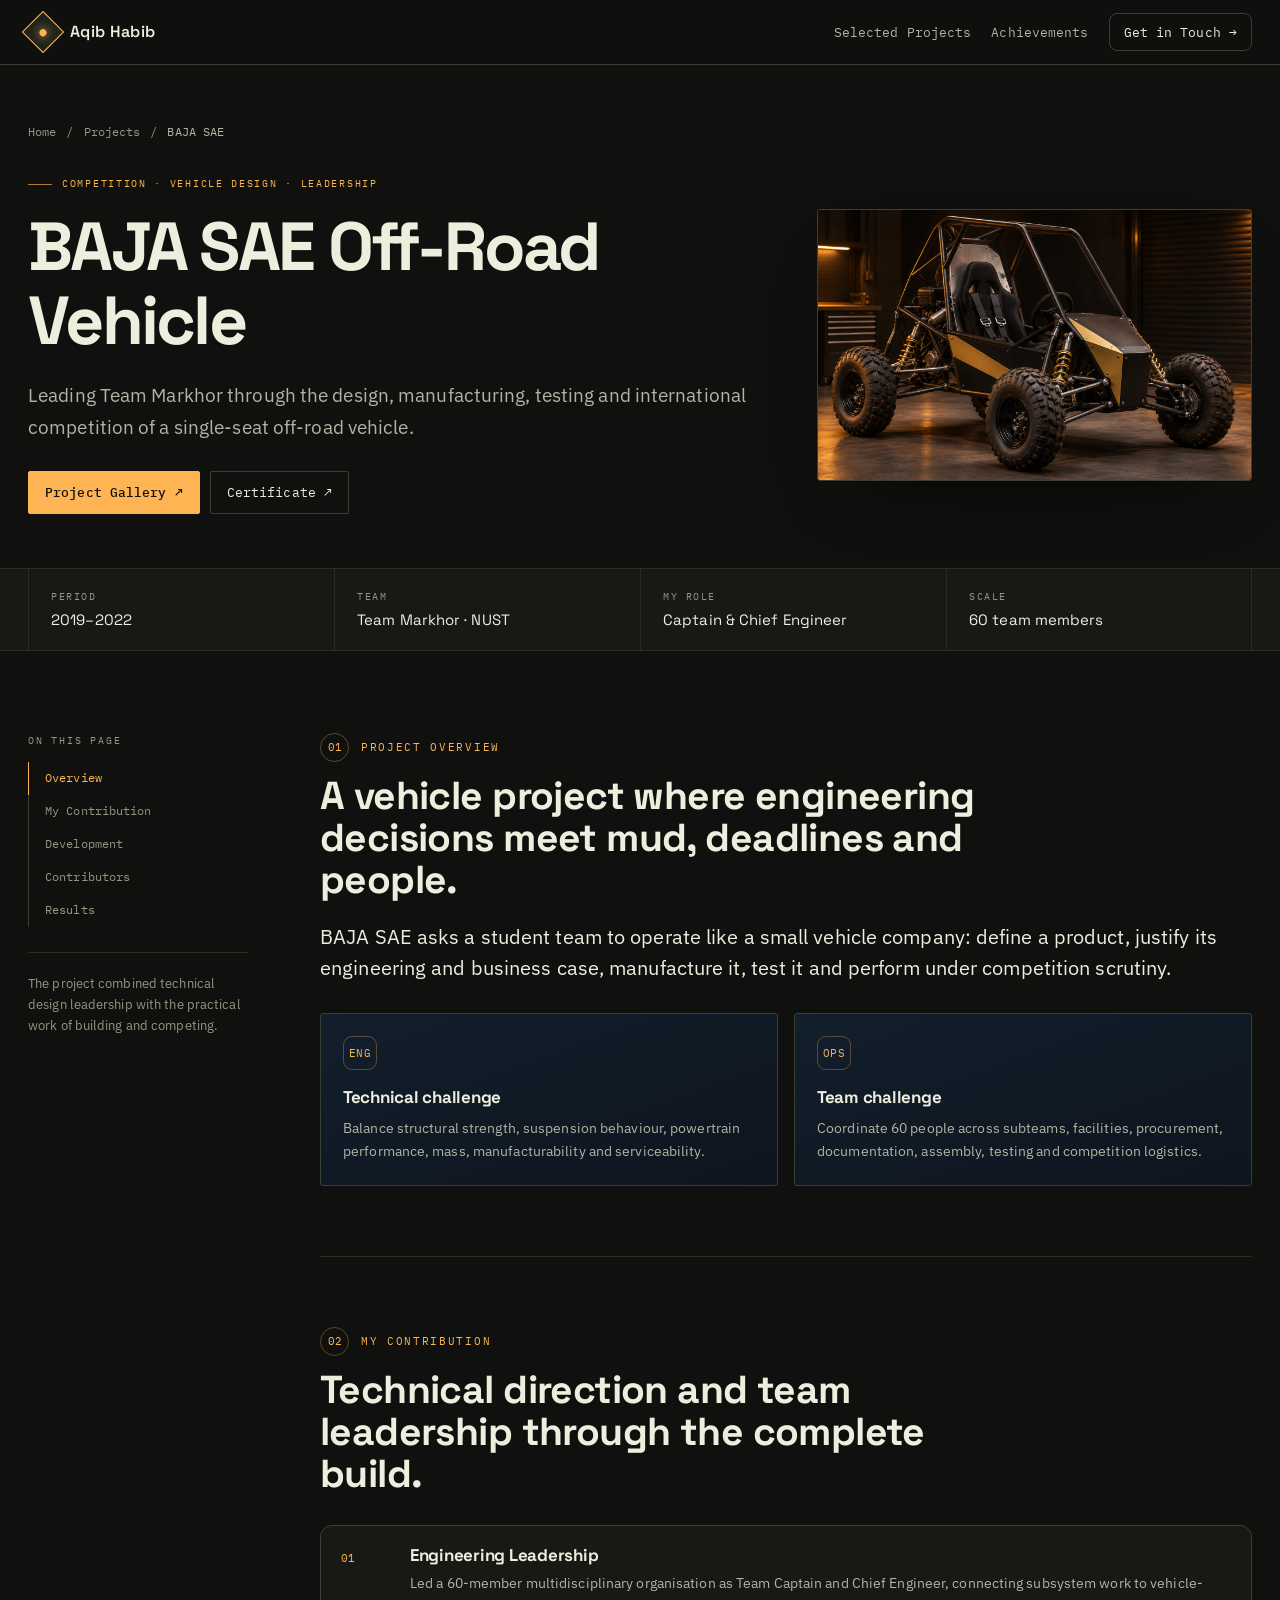
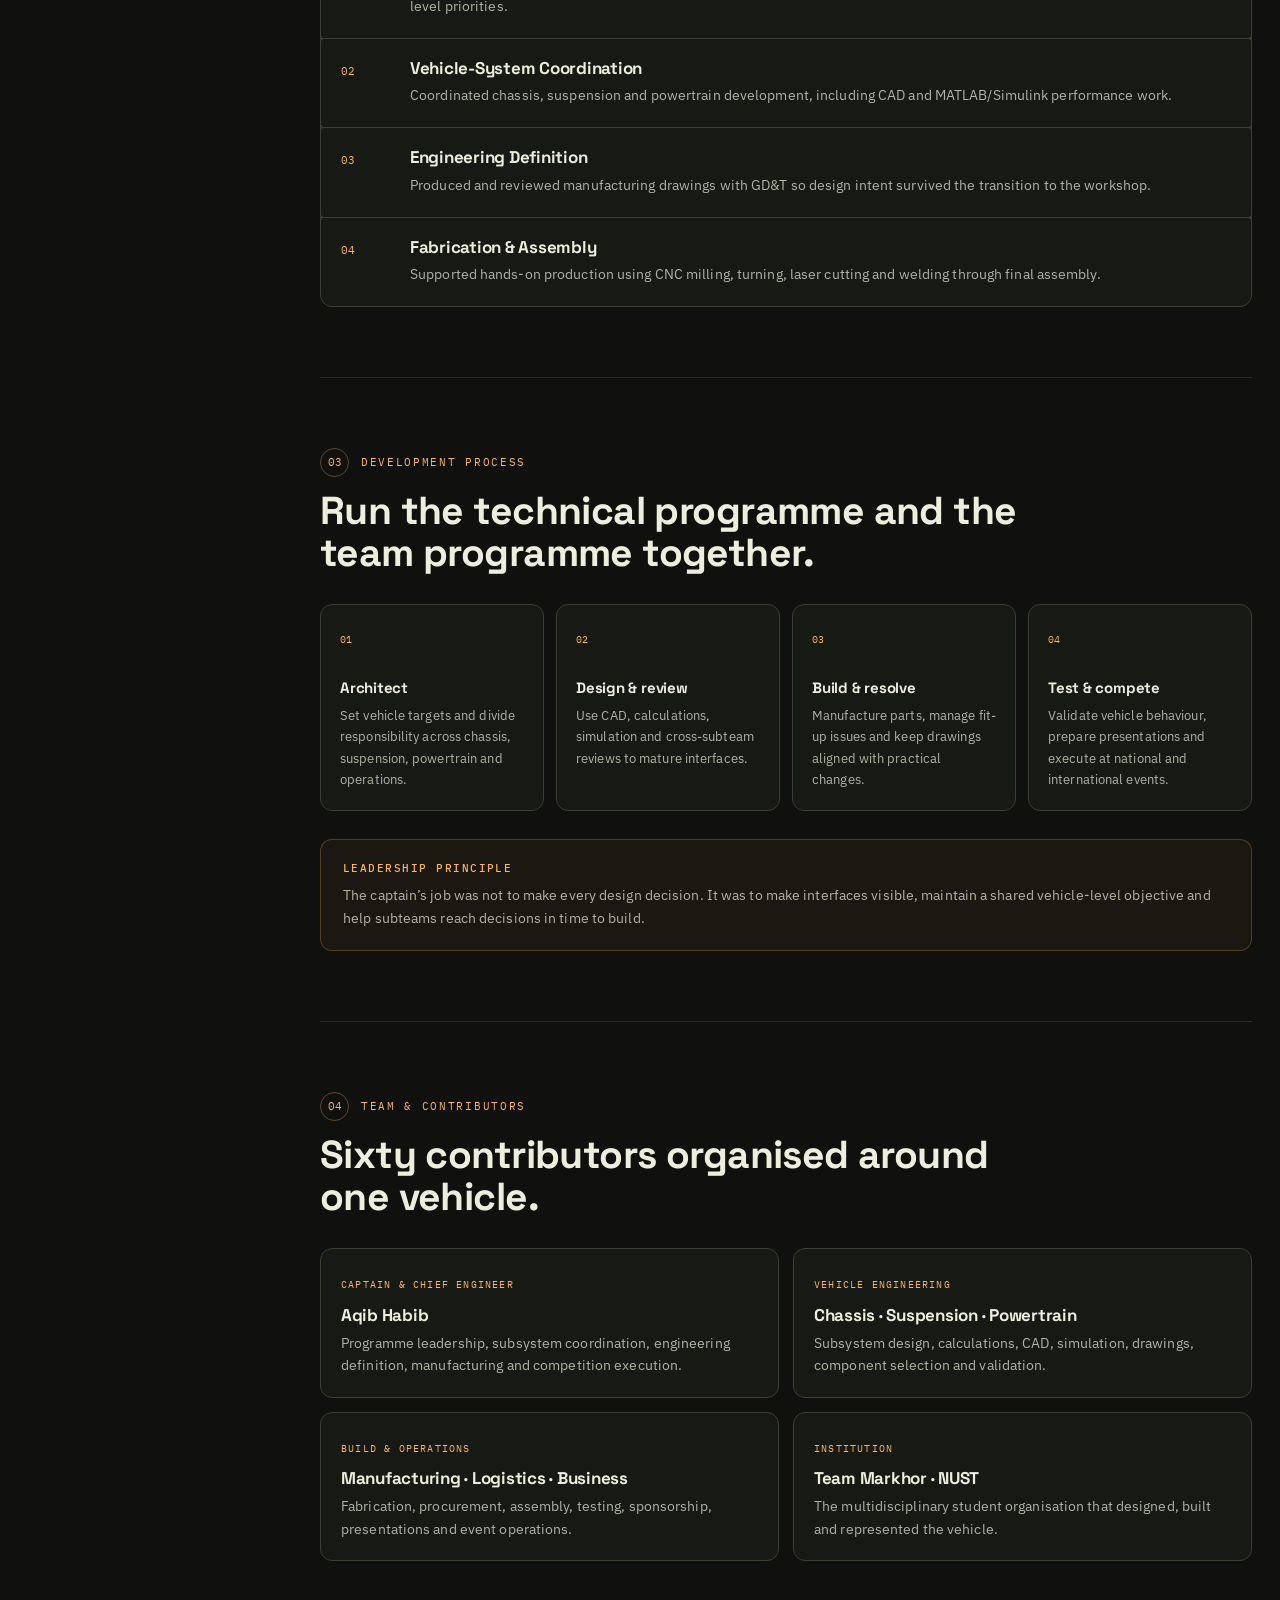
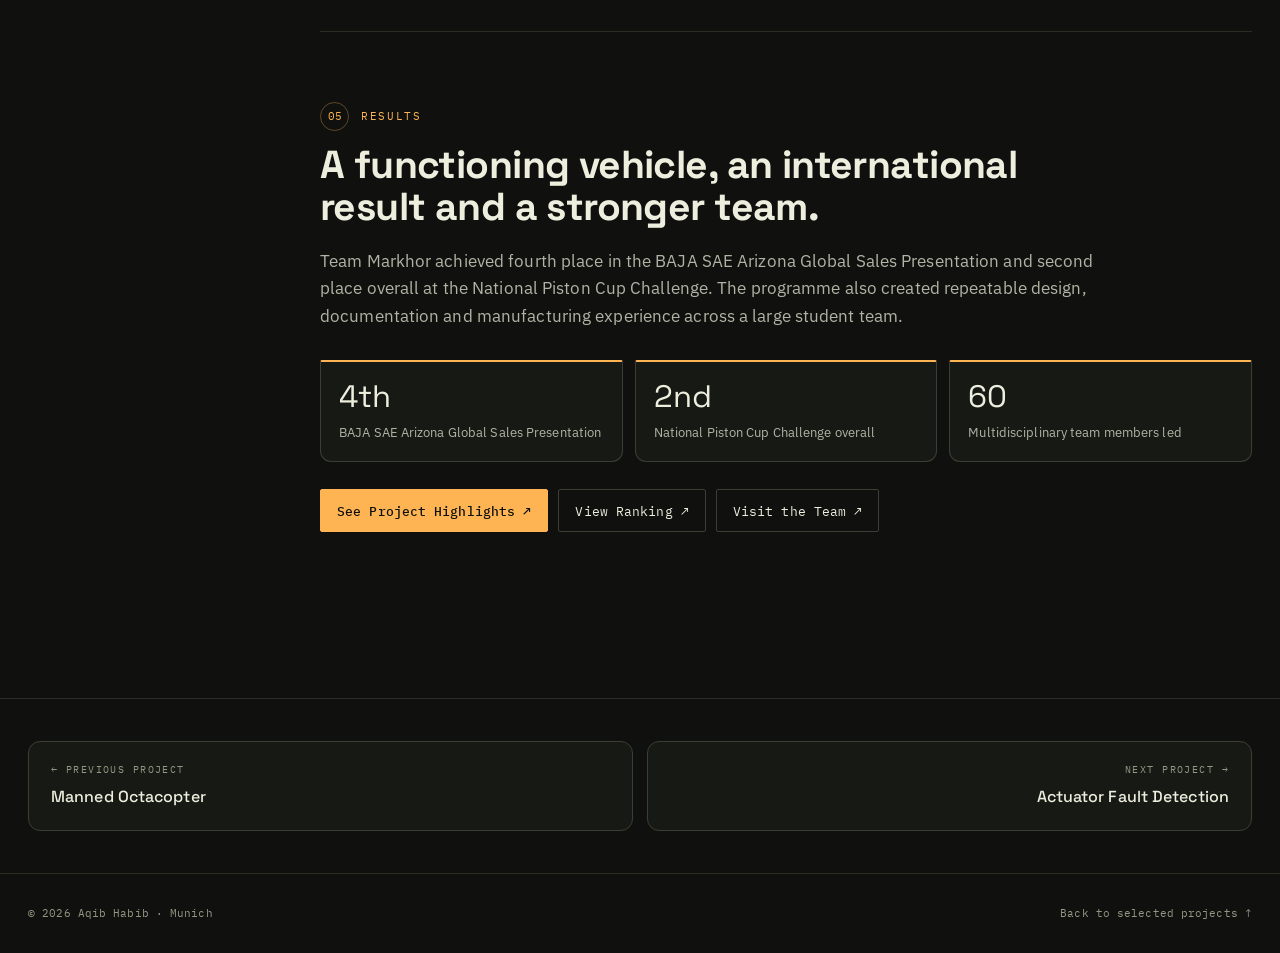
<file: projects/baja-sae.html>
<!doctype html>
<html lang="en">
<head>
  <meta charset="utf-8">
  <meta name="viewport" content="width=device-width, initial-scale=1">
  <link rel="icon" type="image/png" sizes="32x32" href="../assets/favicon.png">
  <title>BAJA SAE Off-Road Vehicle — Aqib Habib</title>
  <meta name="description" content="Leadership, vehicle design, manufacturing and competition results from a 60-member BAJA SAE team.">
  <meta property="og:title" content="BAJA SAE Off-Road Vehicle — Aqib Habib">
  <meta property="og:description" content="How Team Markhor moved from engineering requirements through manufacture and international competition.">
  <meta property="og:type" content="article">
  <link rel="preconnect" href="https://fonts.googleapis.com">
  <link rel="preconnect" href="https://fonts.gstatic.com" crossorigin>
  <link href="https://fonts.googleapis.com/css2?family=Space+Grotesk:wght@400;500;600;700&amp;family=IBM+Plex+Sans:wght@300;400;500;600&amp;family=IBM+Plex+Mono:wght@400;500&amp;display=swap" rel="stylesheet">
  <link rel="stylesheet" href="../assets/project-details.css">
<link rel="stylesheet" href="../assets/dossier.css">
</head>
<body data-theme="amber">
  <div class="read-progress" aria-hidden="true"></div>
  <a class="skip" href="#project-story">Skip to project details</a>
  <header class="site-nav">
    <div class="wrap nav-inner">
      <a class="brand" href="../index.html" aria-label="Aqib Habib — home"><span class="brand-mark"><span class="brand-dot"></span></span><span>Aqib Habib</span></a>
      <nav class="nav-actions" aria-label="Project navigation"><a href="../index.html#work">Selected Projects</a><a href="../index.html#achievements">Achievements</a><a class="nav-contact" href="../index.html#contact">Get in Touch →</a></nav>
    </div>
  </header>

  <main>
    <section class="project-hero">
      <div class="wrap">
        <div class="breadcrumb"><a href="../index.html">Home</a><span>/</span><a href="../index.html#work">Projects</a><span>/</span><span>BAJA SAE</span></div>
        <div class="hero-grid">
          <div class="reveal">
            <span class="eyebrow">Competition · Vehicle Design · Leadership</span>
            <h1>BAJA SAE Off-Road Vehicle</h1>
            <p class="hero-lede">Leading Team Markhor through the design, manufacturing, testing and international competition of a single-seat off-road vehicle.</p>
            <div class="hero-actions">
              <a class="button primary" href="https://www.behance.net/gallery/203593035/Team-Markhor-BAJA-SAE" target="_blank" rel="noopener">Project Gallery ↗</a>
              <a class="button secondary" href="../assets/documents/baja-sae-participation-certificate.pdf" target="_blank" rel="noopener">Certificate ↗</a>
            </div>
          </div>
          <div class="hero-visual reveal" data-label="BAJA SAE · vehicle architecture"><img src="../assets/images/baja.png" alt="Concept rendering of the project" width="2048" height="1152"></div>
        </div>
      </div>
    </section>

    <div class="facts-bar"><div class="wrap facts">
      <div class="fact"><span class="fact-label">Period</span><span class="fact-value">2019–2022</span></div>
      <div class="fact"><span class="fact-label">Team</span><span class="fact-value">Team Markhor · NUST</span></div>
      <div class="fact"><span class="fact-label">My Role</span><span class="fact-value">Captain &amp; Chief Engineer</span></div>
      <div class="fact"><span class="fact-label">Scale</span><span class="fact-value">60 team members</span></div>
    </div></div>

    <div class="project-main" id="project-story">
      <div class="wrap content-grid">
        <aside class="toc" aria-label="On this page">
          <div class="toc-label">On this page</div>
          <nav><a href="#overview">Overview</a><a href="#contribution">My Contribution</a><a href="#approach">Development</a><a href="#team">Contributors</a><a href="#results">Results</a></nav>
          <p class="toc-note">The project combined technical design leadership with the practical work of building and competing.</p>
        </aside>

        <article class="story">
          <section class="content-section reveal" id="overview">
            <div class="section-kicker"><span>01</span>Project overview</div>
            <h2>A vehicle project where engineering decisions meet mud, deadlines and people.</h2>
            <p class="lead">BAJA SAE asks a student team to operate like a small vehicle company: define a product, justify its engineering and business case, manufacture it, test it and perform under competition scrutiny.</p>
            <div class="split">
              <div class="info-card"><div class="icon">ENG</div><h3>Technical challenge</h3><p>Balance structural strength, suspension behaviour, powertrain performance, mass, manufacturability and serviceability.</p></div>
              <div class="info-card"><div class="icon">OPS</div><h3>Team challenge</h3><p>Coordinate 60 people across subteams, facilities, procurement, documentation, assembly, testing and competition logistics.</p></div>
            </div>
          </section>

          <section class="content-section reveal" id="contribution">
            <div class="section-kicker"><span>02</span>My Contribution</div>
            <h2>Technical direction and team leadership through the complete build.</h2>
            <div class="responsibility-list">
              <div class="responsibility"><div class="num">01</div><div><h3>Engineering Leadership</h3><p>Led a 60-member multidisciplinary organisation as Team Captain and Chief Engineer, connecting subsystem work to vehicle-level priorities.</p></div></div>
              <div class="responsibility"><div class="num">02</div><div><h3>Vehicle-System Coordination</h3><p>Coordinated chassis, suspension and powertrain development, including CAD and MATLAB/Simulink performance work.</p></div></div>
              <div class="responsibility"><div class="num">03</div><div><h3>Engineering Definition</h3><p>Produced and reviewed manufacturing drawings with GD&amp;T so design intent survived the transition to the workshop.</p></div></div>
              <div class="responsibility"><div class="num">04</div><div><h3>Fabrication &amp; Assembly</h3><p>Supported hands-on production using CNC milling, turning, laser cutting and welding through final assembly.</p></div></div>
            </div>
          </section>

          <section class="content-section reveal" id="approach">
            <div class="section-kicker"><span>03</span>Development process</div>
            <h2>Run the technical programme and the team programme together.</h2>
            <div class="workflow">
              <div class="step"><h3>Architect</h3><p>Set vehicle targets and divide responsibility across chassis, suspension, powertrain and operations.</p></div>
              <div class="step"><h3>Design &amp; review</h3><p>Use CAD, calculations, simulation and cross-subteam reviews to mature interfaces.</p></div>
              <div class="step"><h3>Build &amp; resolve</h3><p>Manufacture parts, manage fit-up issues and keep drawings aligned with practical changes.</p></div>
              <div class="step"><h3>Test &amp; compete</h3><p>Validate vehicle behaviour, prepare presentations and execute at national and international events.</p></div>
            </div>
            <div class="callout"><strong>Leadership principle</strong>The captain’s job was not to make every design decision. It was to make interfaces visible, maintain a shared vehicle-level objective and help subteams reach decisions in time to build.</div>
          </section>

          <section class="content-section reveal" id="team">
            <div class="section-kicker"><span>04</span>Team &amp; contributors</div>
            <h2>Sixty contributors organised around one vehicle.</h2>
            <div class="people">
              <div class="person"><span class="person-label">Captain &amp; Chief Engineer</span><h3>Aqib Habib</h3><p>Programme leadership, subsystem coordination, engineering definition, manufacturing and competition execution.</p></div>
              <div class="person"><span class="person-label">Vehicle engineering</span><h3>Chassis · Suspension · Powertrain</h3><p>Subsystem design, calculations, CAD, simulation, drawings, component selection and validation.</p></div>
              <div class="person"><span class="person-label">Build &amp; operations</span><h3>Manufacturing · Logistics · Business</h3><p>Fabrication, procurement, assembly, testing, sponsorship, presentations and event operations.</p></div>
              <div class="person"><span class="person-label">Institution</span><h3>Team Markhor · NUST</h3><p>The multidisciplinary student organisation that designed, built and represented the vehicle.</p></div>
            </div>
          </section>

          <section class="content-section reveal" id="results">
            <div class="section-kicker"><span>05</span>Results</div>
            <h2>A functioning vehicle, an international result and a stronger team.</h2>
            <p>Team Markhor achieved fourth place in the BAJA SAE Arizona Global Sales Presentation and second place overall at the National Piston Cup Challenge. The programme also created repeatable design, documentation and manufacturing experience across a large student team.</p>
            <div class="outcomes">
              <div class="outcome"><div class="outcome-value">4th</div><div class="outcome-label">BAJA SAE Arizona Global Sales Presentation</div></div>
              <div class="outcome"><div class="outcome-value">2nd</div><div class="outcome-label">National Piston Cup Challenge overall</div></div>
              <div class="outcome"><div class="outcome-value">60</div><div class="outcome-label">Multidisciplinary team members led</div></div>
            </div>
            <div class="evidence">
              <a class="button primary" href="https://www.behance.net/gallery/203593035/Team-Markhor-BAJA-SAE" target="_blank" rel="noopener">See Project Highlights ↗</a>
              <a class="button secondary" href="https://www.bajasae.net/res/EventResults.aspx?competitionid=8d2dd1e0-a0e8-49c5-8aad-832a52154c23&amp;eventkey=PRES#:~:text=Finals-,4,Finals,-4" target="_blank" rel="noopener">View Ranking ↗</a>
              <a class="button secondary" href="https://www.facebook.com/bajaracingnust" target="_blank" rel="noopener">Visit the Team ↗</a>
            </div>
          </section>
        </article>
      </div>
    </div>
  </main>

  <nav class="project-switcher" aria-label="Other projects"><div class="wrap">
    <a class="project-link" href="manned-octacopter.html"><span>← Previous project</span><strong>Manned Octacopter</strong></a>
    <a class="project-link next" href="actuator-fault-detection.html"><span>Next project →</span><strong>Actuator Fault Detection</strong></a>
  </div></nav>
  <footer><div class="wrap foot-inner"><span>© <span data-year></span> Aqib Habib · Munich</span><a href="../index.html#work">Back to selected projects ↑</a></div></footer>
  <script src="../assets/project-details.js"></script>
</body>
</html>
</file>
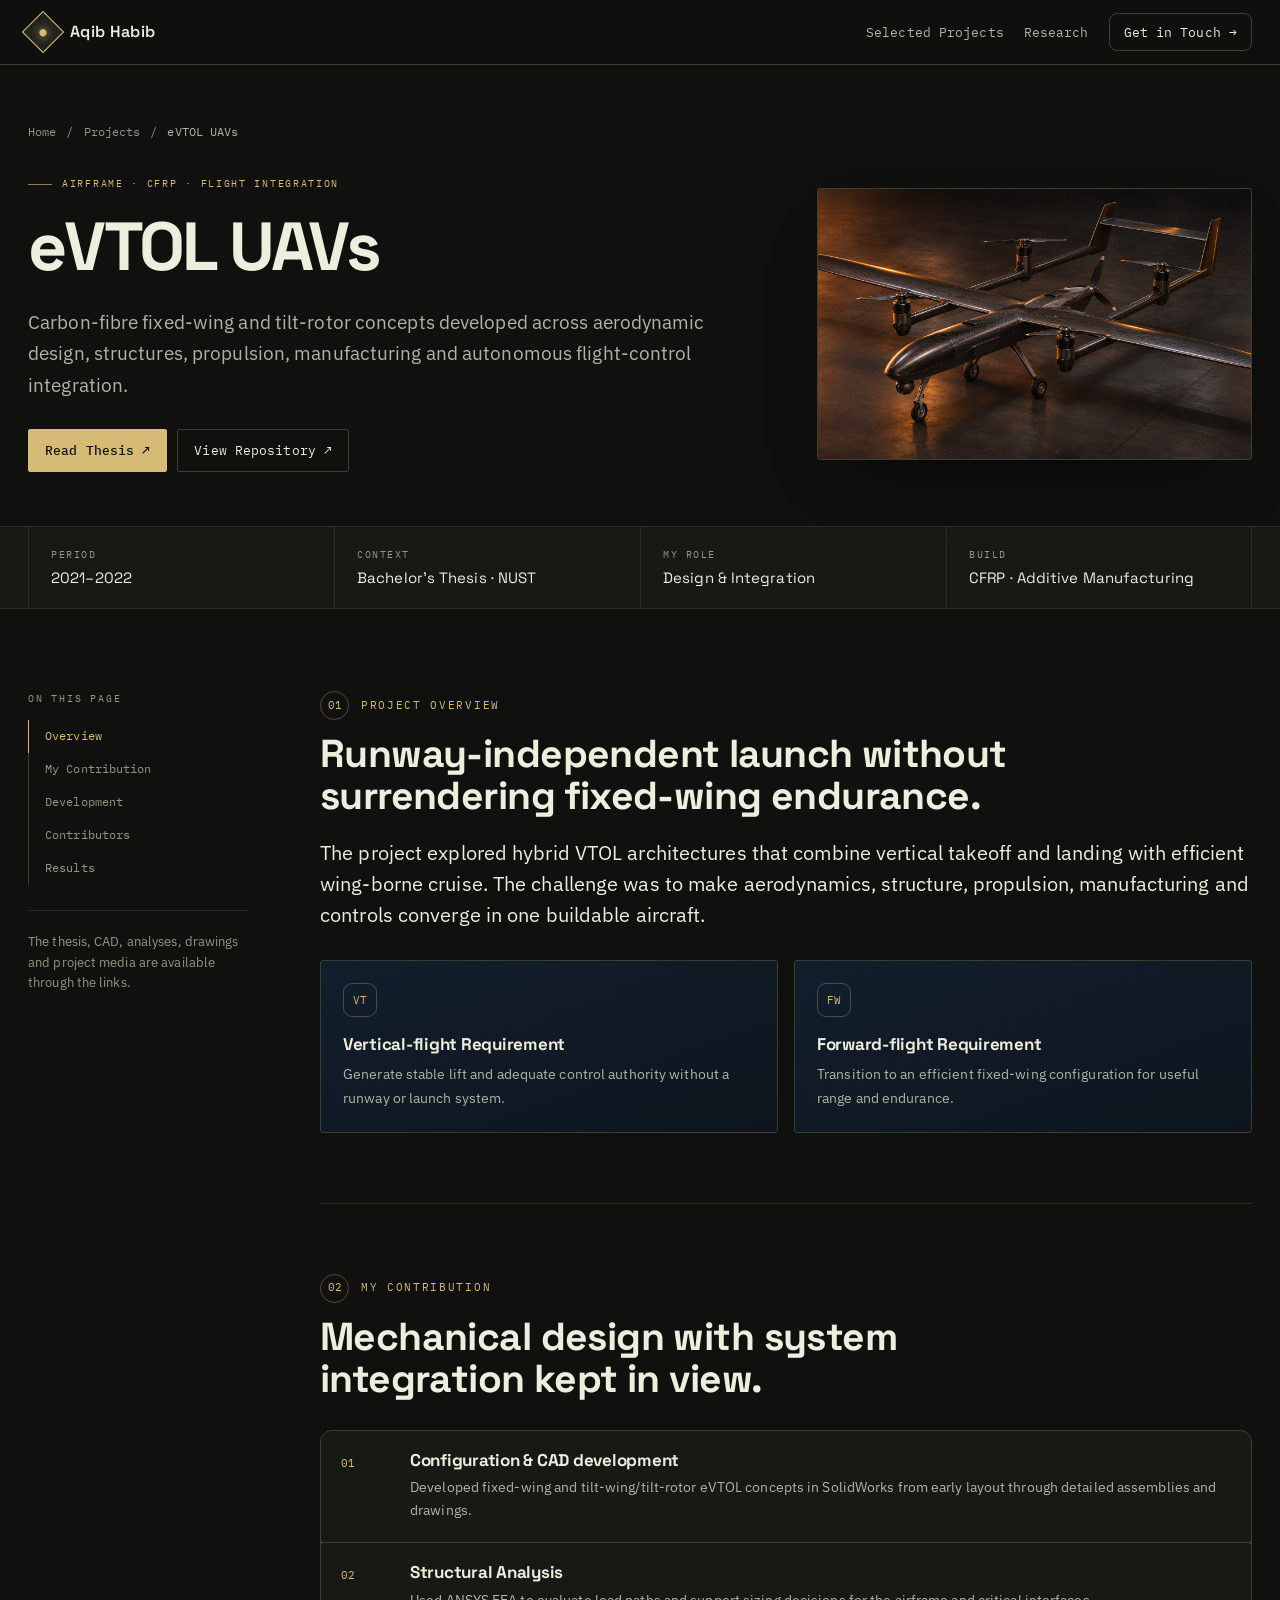
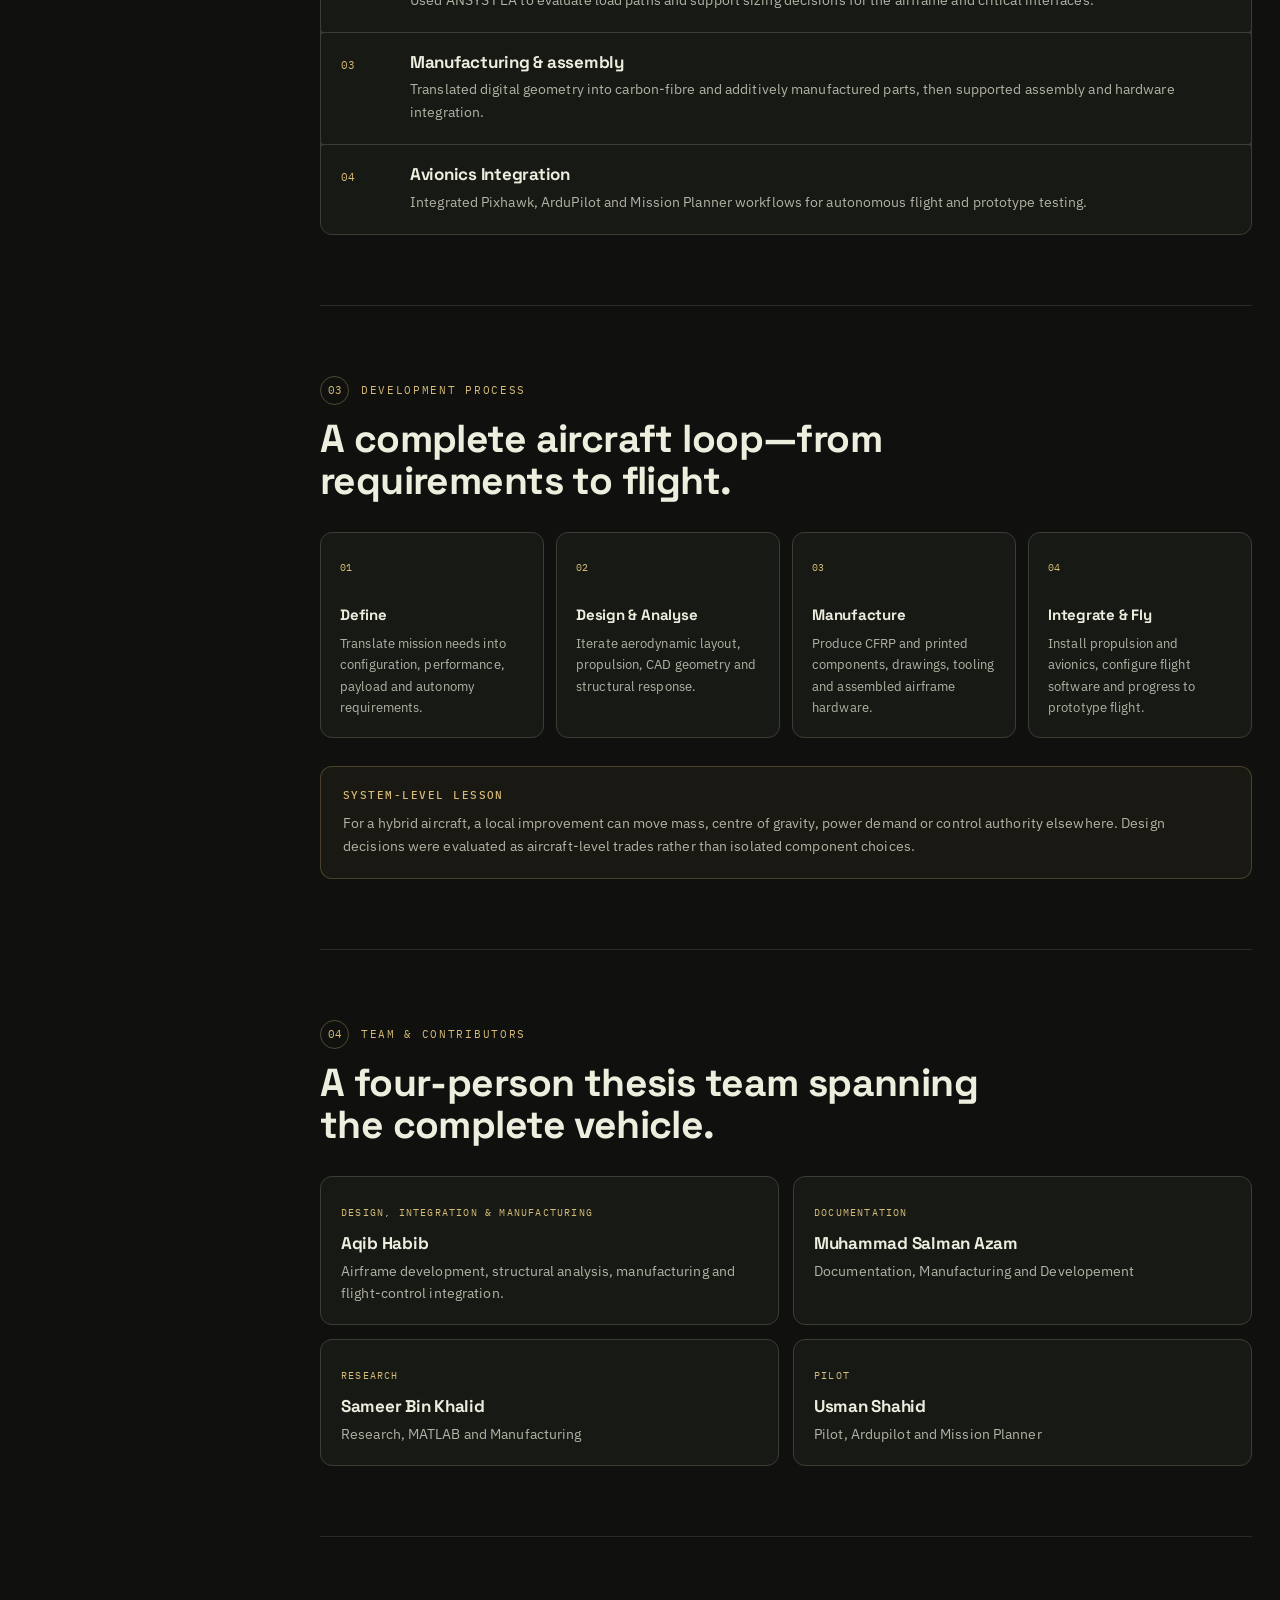
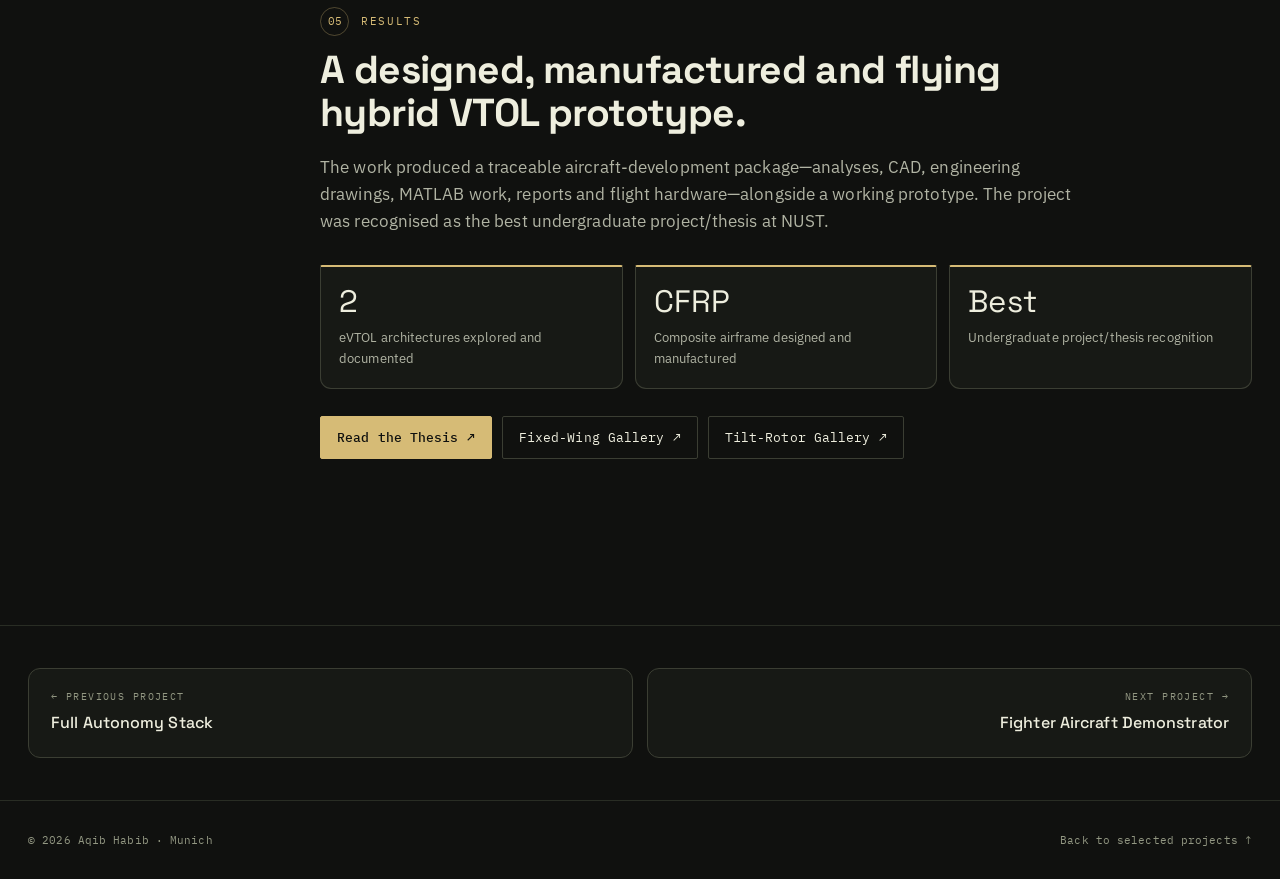
<file: projects/evtol-uavs.html>
<!doctype html>
<html lang="en">
<head>
  <meta charset="utf-8">
  <meta name="viewport" content="width=device-width, initial-scale=1">
  <link rel="icon" type="image/png" sizes="32x32" href="../assets/favicon.png">
  <title>eVTOL UAV Design &amp; Manufacturing — Aqib Habib</title>
  <meta name="description" content="Conceptual design, structural analysis, manufacturing and flight integration of carbon-fibre hybrid eVTOL UAVs.">
  <meta property="og:title" content="eVTOL UAVs — Aqib Habib">
  <meta property="og:description" content="From configuration trade studies to a manufactured and flying hybrid VTOL prototype.">
  <meta property="og:type" content="article">
  <link rel="preconnect" href="https://fonts.googleapis.com">
  <link rel="preconnect" href="https://fonts.gstatic.com" crossorigin>
  <link href="https://fonts.googleapis.com/css2?family=Space+Grotesk:wght@400;500;600;700&amp;family=IBM+Plex+Sans:wght@300;400;500;600&amp;family=IBM+Plex+Mono:wght@400;500&amp;display=swap" rel="stylesheet">
  <link rel="stylesheet" href="../assets/project-details.css">
<link rel="stylesheet" href="../assets/dossier.css">
</head>
<body>
  <div class="read-progress" aria-hidden="true"></div>
  <a class="skip" href="#project-story">Skip to project details</a>
  <header class="site-nav">
    <div class="wrap nav-inner">
      <a class="brand" href="../index.html" aria-label="Aqib Habib — home"><span class="brand-mark"><span class="brand-dot"></span></span><span>Aqib Habib</span></a>
      <nav class="nav-actions" aria-label="Project navigation"><a href="../index.html#work">Selected Projects</a><a href="../index.html#research">Research</a><a class="nav-contact" href="../index.html#contact">Get in Touch →</a></nav>
    </div>
  </header>

  <main>
    <section class="project-hero">
      <div class="wrap">
        <div class="breadcrumb"><a href="../index.html">Home</a><span>/</span><a href="../index.html#work">Projects</a><span>/</span><span>eVTOL UAVs</span></div>
        <div class="hero-grid">
          <div class="reveal">
            <span class="eyebrow">Airframe · CFRP · Flight Integration</span>
            <h1>eVTOL UAVs</h1>
            <p class="hero-lede">Carbon-fibre fixed-wing and tilt-rotor concepts developed across aerodynamic design, structures, propulsion, manufacturing and autonomous flight-control integration.</p>
            <div class="hero-actions">
              <a class="button primary" href="../assets/documents/bachelors-thesis-hybrid-vtol-uav.pdf" target="_blank" rel="noopener">Read Thesis ↗</a>
              <a class="button secondary" href="https://github.com/Aqib-Habib/Buraaq_eVTOL_UAV" target="_blank" rel="noopener">View Repository ↗</a>
            </div>
          </div>
          <div class="hero-visual reveal" data-label="Hybrid VTOL · top-view configuration"><img src="../assets/images/evtol.png" alt="Concept rendering of the project" width="2048" height="1152"></div>
        </div>
      </div>
    </section>

    <div class="facts-bar"><div class="wrap facts">
      <div class="fact"><span class="fact-label">Period</span><span class="fact-value">2021–2022</span></div>
      <div class="fact"><span class="fact-label">Context</span><span class="fact-value">Bachelor’s Thesis · NUST</span></div>
      <div class="fact"><span class="fact-label">My role</span><span class="fact-value">Design &amp; Integration</span></div>
      <div class="fact"><span class="fact-label">Build</span><span class="fact-value">CFRP · Additive Manufacturing</span></div>
    </div></div>

    <div class="project-main" id="project-story">
      <div class="wrap content-grid">
        <aside class="toc" aria-label="On this page">
          <div class="toc-label">On this page</div>
          <nav><a href="#overview">Overview</a><a href="#contribution">My Contribution</a><a href="#approach">Development</a><a href="#team">Contributors</a><a href="#results">Results</a></nav>
          <p class="toc-note">The thesis, CAD, analyses, drawings and project media are available through the links.</p>
        </aside>

        <article class="story">
          <section class="content-section reveal" id="overview">
            <div class="section-kicker"><span>01</span>Project overview</div>
            <h2>Runway-independent launch without surrendering fixed-wing endurance.</h2>
            <p class="lead">The project explored hybrid VTOL architectures that combine vertical takeoff and landing with efficient wing-borne cruise. The challenge was to make aerodynamics, structure, propulsion, manufacturing and controls converge in one buildable aircraft.</p>
            <div class="split">
              <div class="info-card"><div class="icon">VT</div><h3>Vertical-flight Requirement</h3><p>Generate stable lift and adequate control authority without a runway or launch system.</p></div>
              <div class="info-card"><div class="icon">FW</div><h3>Forward-flight Requirement</h3><p>Transition to an efficient fixed-wing configuration for useful range and endurance.</p></div>
            </div>
          </section>

          <section class="content-section reveal" id="contribution">
            <div class="section-kicker"><span>02</span>My Contribution</div>
            <h2>Mechanical design with system integration kept in view.</h2>
            <div class="responsibility-list">
              <div class="responsibility"><div class="num">01</div><div><h3>Configuration &amp; CAD development</h3><p>Developed fixed-wing and tilt-wing/tilt-rotor eVTOL concepts in SolidWorks from early layout through detailed assemblies and drawings.</p></div></div>
              <div class="responsibility"><div class="num">02</div><div><h3>Structural Analysis</h3><p>Used ANSYS FEA to evaluate load paths and support sizing decisions for the airframe and critical interfaces.</p></div></div>
              <div class="responsibility"><div class="num">03</div><div><h3>Manufacturing &amp; assembly</h3><p>Translated digital geometry into carbon-fibre and additively manufactured parts, then supported assembly and hardware integration.</p></div></div>
              <div class="responsibility"><div class="num">04</div><div><h3>Avionics Integration</h3><p>Integrated Pixhawk, ArduPilot and Mission Planner workflows for autonomous flight and prototype testing.</p></div></div>
            </div>
          </section>

          <section class="content-section reveal" id="approach">
            <div class="section-kicker"><span>03</span>Development process</div>
            <h2>A complete aircraft loop—from requirements to flight.</h2>
            <div class="workflow">
              <div class="step"><h3>Define</h3><p>Translate mission needs into configuration, performance, payload and autonomy requirements.</p></div>
              <div class="step"><h3>Design &amp; Analyse</h3><p>Iterate aerodynamic layout, propulsion, CAD geometry and structural response.</p></div>
              <div class="step"><h3>Manufacture</h3><p>Produce CFRP and printed components, drawings, tooling and assembled airframe hardware.</p></div>
              <div class="step"><h3>Integrate &amp; Fly</h3><p>Install propulsion and avionics, configure flight software and progress to prototype flight.</p></div>
            </div>
            <div class="callout"><strong>System-level lesson</strong>For a hybrid aircraft, a local improvement can move mass, centre of gravity, power demand or control authority elsewhere. Design decisions were evaluated as aircraft-level trades rather than isolated component choices.</div>
          </section>

          <section class="content-section reveal" id="team">
            <div class="section-kicker"><span>04</span>Team &amp; contributors</div>
            <h2>A four-person thesis team spanning the complete vehicle.</h2>
            <div class="people">
              <div class="person"><span class="person-label">Design, Integration  &amp; Manufacturing</span><h3>Aqib Habib</h3><p>Airframe development, structural analysis, manufacturing and flight-control integration.</p></div>
              <div class="person"><span class="person-label">Documentation</span><h3>Muhammad Salman Azam</h3><p>Documentation, Manufacturing and Developement</p></div>
              <div class="person"><span class="person-label">Research</span><h3>Sameer Bin Khalid</h3><p>Research, MATLAB and Manufacturing</p></div>
              <div class="person"><span class="person-label">Pilot</span><h3>Usman Shahid</h3><p>Pilot, Ardupilot and Mission Planner</p></div>
            </div>
          </section>

          <section class="content-section reveal" id="results">
            <div class="section-kicker"><span>05</span>Results</div>
            <h2>A designed, manufactured and flying hybrid VTOL prototype.</h2>
            <p>The work produced a traceable aircraft-development package—analyses, CAD, engineering drawings, MATLAB work, reports and flight hardware—alongside a working prototype. The project was recognised as the best undergraduate project/thesis at NUST.</p>
            <div class="outcomes">
              <div class="outcome"><div class="outcome-value">2</div><div class="outcome-label">eVTOL architectures explored and documented</div></div>
              <div class="outcome"><div class="outcome-value">CFRP</div><div class="outcome-label">Composite airframe designed and manufactured</div></div>
              <div class="outcome"><div class="outcome-value">Best</div><div class="outcome-label">Undergraduate project/thesis recognition</div></div>
            </div>
            <div class="evidence">
              <a class="button primary" href="../assets/documents/bachelors-thesis-hybrid-vtol-uav.pdf" target="_blank" rel="noopener">Read the Thesis ↗</a>
              <a class="button secondary" href="https://www.behance.net/gallery/138234119/Fixed-Wing-eVTOL-UAV" target="_blank" rel="noopener">Fixed-Wing Gallery ↗</a>
              <a class="button secondary" href="https://www.behance.net/gallery/203583655/Tilt-WingTilt-Rotor-eVTOL-UAV" target="_blank" rel="noopener">Tilt-Rotor Gallery ↗</a>
            </div>
          </section>
        </article>
      </div>
    </div>
  </main>

  <nav class="project-switcher" aria-label="Other projects"><div class="wrap">
    <a class="project-link" href="multirotor-autonomy.html"><span>← Previous project</span><strong>Full Autonomy Stack</strong></a>
    <a class="project-link next" href="fighter-aircraft-demonstrator.html"><span>Next project →</span><strong>Fighter Aircraft Demonstrator</strong></a>
  </div></nav>
  <footer><div class="wrap foot-inner"><span>© <span data-year></span> Aqib Habib · Munich</span><a href="../index.html#work">Back to selected projects ↑</a></div></footer>
  <script src="../assets/project-details.js"></script>
</body>
</html>
</file>
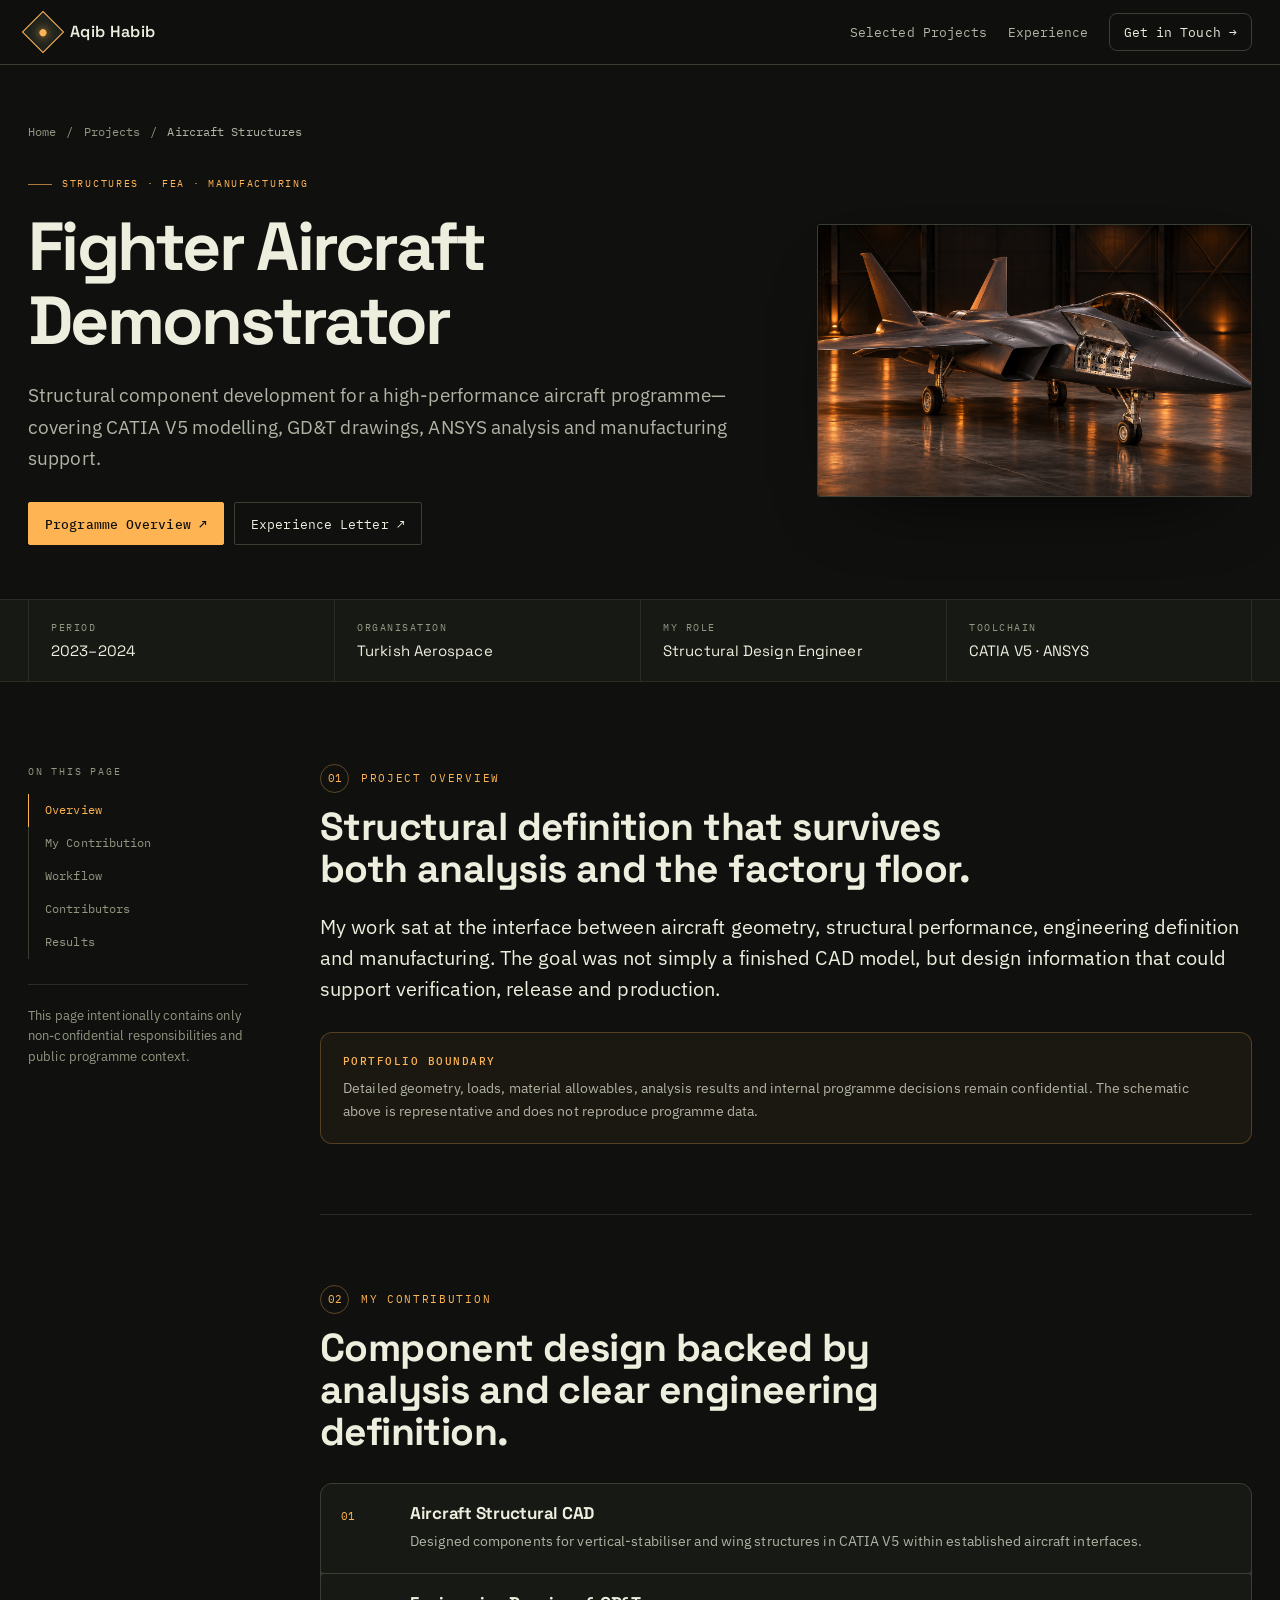
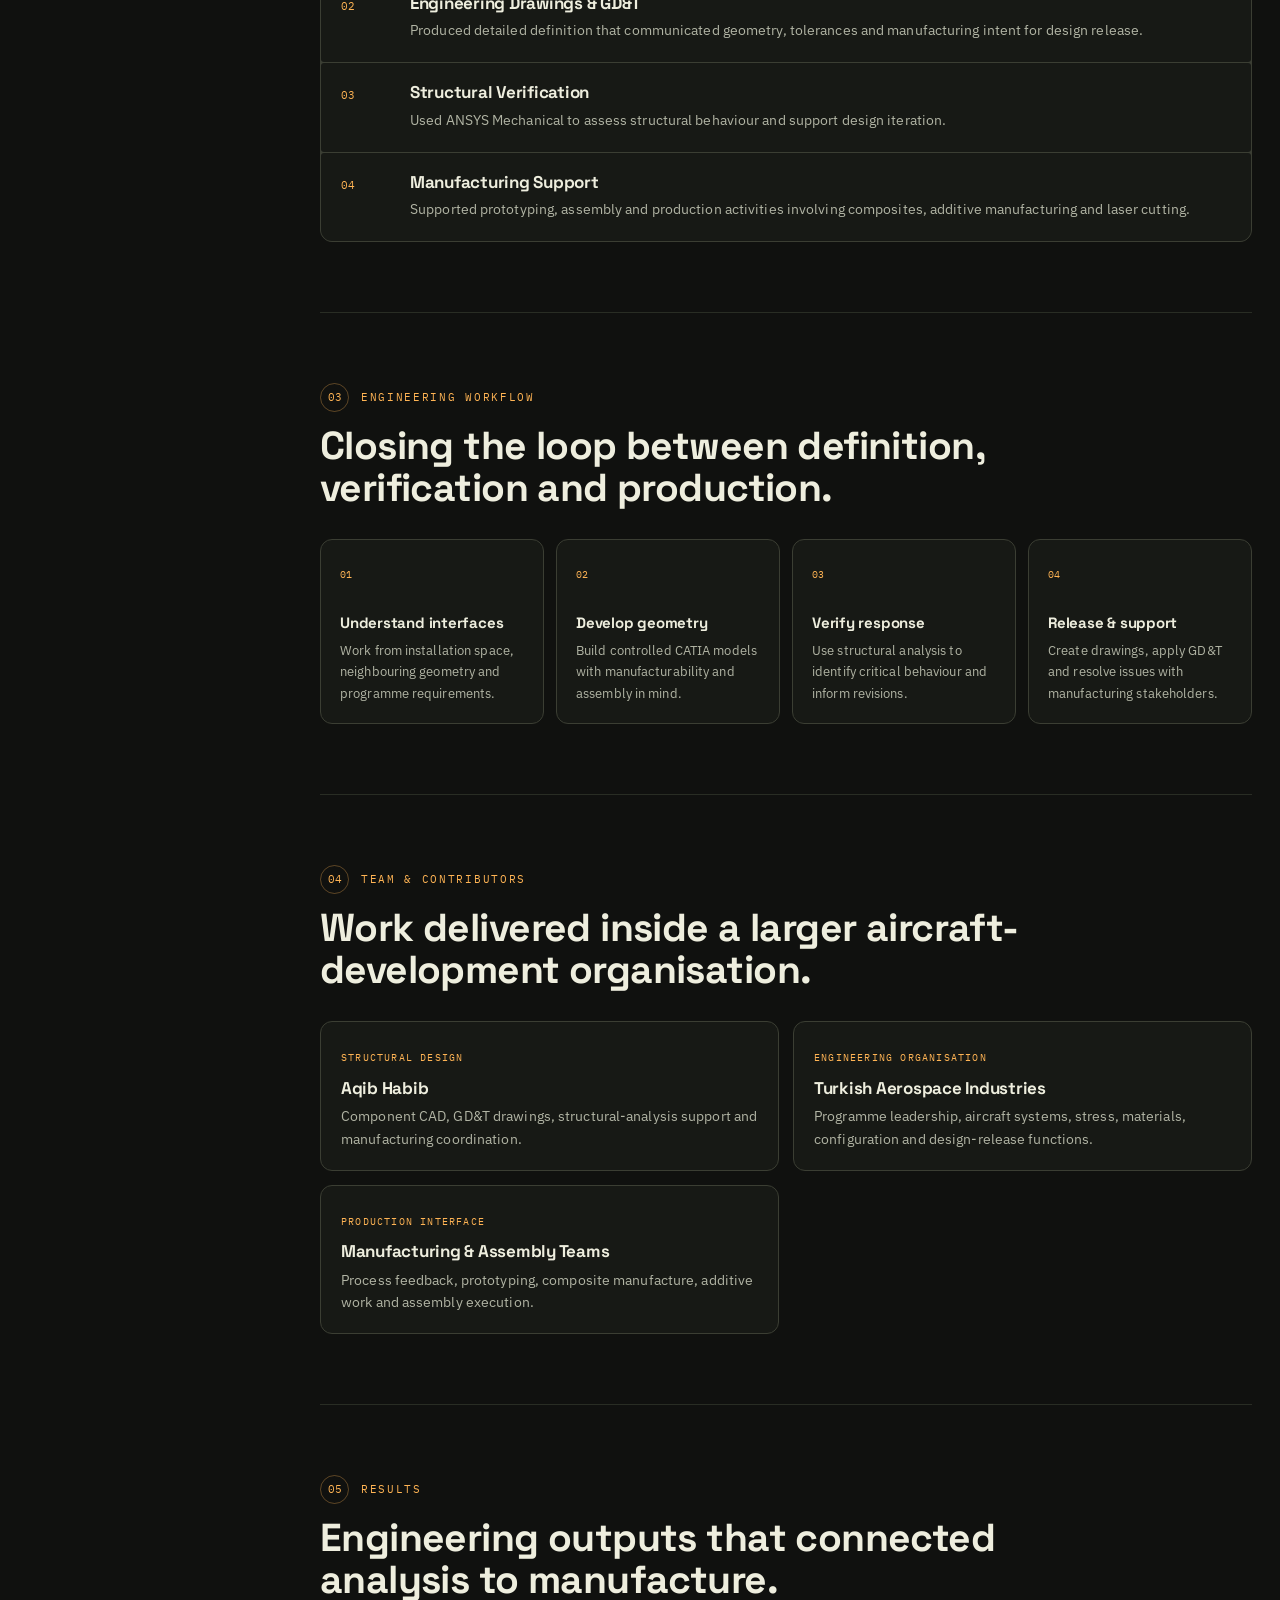
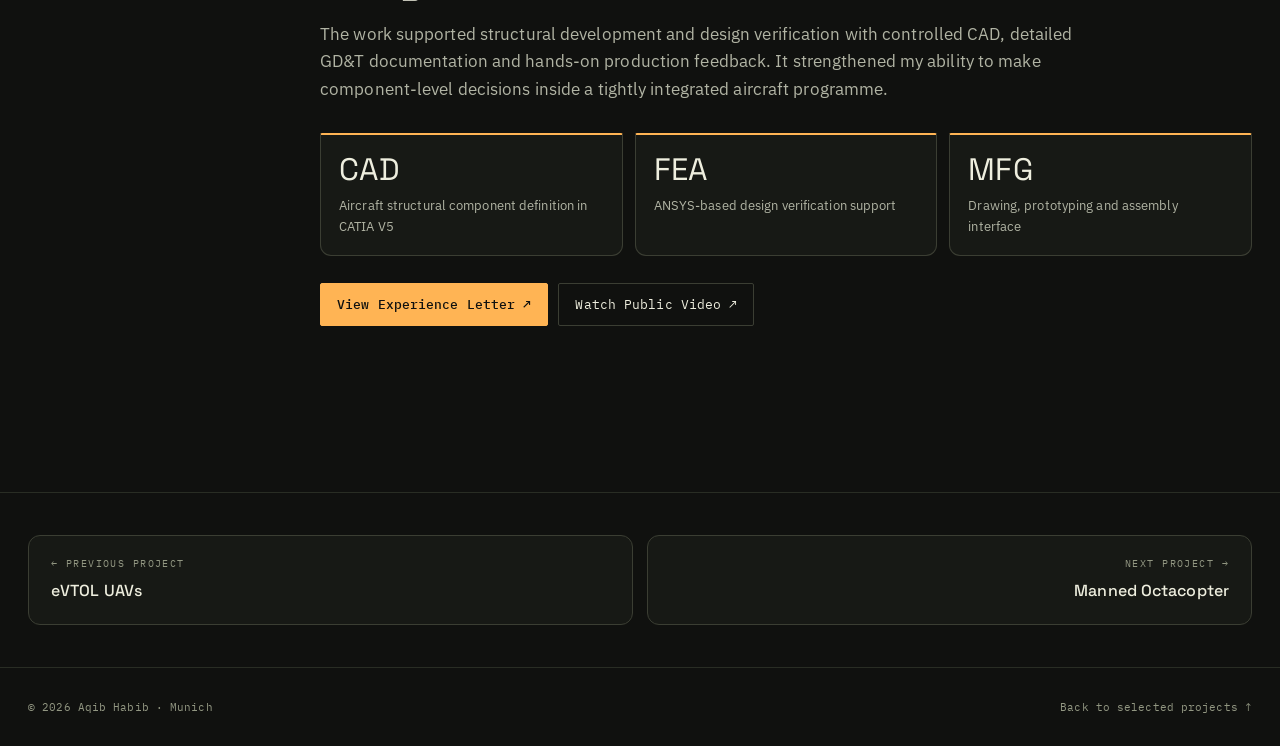
<file: projects/fighter-aircraft-demonstrator.html>
<!doctype html>
<html lang="en">
<head>
  <meta charset="utf-8">
  <meta name="viewport" content="width=device-width, initial-scale=1">
  <link rel="icon" type="image/png" sizes="32x32" href="../assets/favicon.png">
  <title>Fighter Aircraft Demonstrator — Aqib Habib</title>
  <meta name="description" content="Public portfolio summary of aircraft structural design, GD&amp;T and ANSYS verification work at Turkish Aerospace Industries.">
  <meta property="og:title" content="Fighter Aircraft Demonstrator — Aqib Habib">
  <meta property="og:description" content="Structural design, analysis and manufacturing support within the boundaries of programme confidentiality.">
  <meta property="og:type" content="article">
  <link rel="preconnect" href="https://fonts.googleapis.com">
  <link rel="preconnect" href="https://fonts.gstatic.com" crossorigin>
  <link href="https://fonts.googleapis.com/css2?family=Space+Grotesk:wght@400;500;600;700&amp;family=IBM+Plex+Sans:wght@300;400;500;600&amp;family=IBM+Plex+Mono:wght@400;500&amp;display=swap" rel="stylesheet">
  <link rel="stylesheet" href="../assets/project-details.css">
<link rel="stylesheet" href="../assets/dossier.css">
</head>
<body data-theme="amber">
  <div class="read-progress" aria-hidden="true"></div>
  <a class="skip" href="#project-story">Skip to project details</a>
  <header class="site-nav">
    <div class="wrap nav-inner">
      <a class="brand" href="../index.html" aria-label="Aqib Habib — home"><span class="brand-mark"><span class="brand-dot"></span></span><span>Aqib Habib</span></a>
      <nav class="nav-actions" aria-label="Project navigation"><a href="../index.html#work">Selected Projects</a><a href="../index.html#experience">Experience</a><a class="nav-contact" href="../index.html#contact">Get in Touch →</a></nav>
    </div>
  </header>

  <main>
    <section class="project-hero">
      <div class="wrap">
        <div class="breadcrumb"><a href="../index.html">Home</a><span>/</span><a href="../index.html#work">Projects</a><span>/</span><span>Aircraft Structures</span></div>
        <div class="hero-grid">
          <div class="reveal">
            <span class="eyebrow">Structures · FEA · Manufacturing</span>
            <h1>Fighter Aircraft Demonstrator</h1>
            <p class="hero-lede">Structural component development for a high-performance aircraft programme—covering CATIA V5 modelling, GD&amp;T drawings, ANSYS analysis and manufacturing support.</p>
            <div class="hero-actions">
              <a class="button primary" href="https://www.tusas.com/en/products/aircraft/indigenous-development/tf" target="_blank" rel="noopener">Programme Overview ↗</a>
              <a class="button secondary" href="../assets/documents/turkish-aerospace-experience-letter.pdf" target="_blank" rel="noopener">Experience Letter ↗</a>
            </div>
          </div>
          <div class="hero-visual reveal" data-label="Structural load path · representative visual"><img src="../assets/images/fighter.png" alt="Concept rendering of the project" width="2048" height="1152"></div>
        </div>
      </div>
    </section>

    <div class="facts-bar"><div class="wrap facts">
      <div class="fact"><span class="fact-label">Period</span><span class="fact-value">2023–2024</span></div>
      <div class="fact"><span class="fact-label">Organisation</span><span class="fact-value">Turkish Aerospace</span></div>
      <div class="fact"><span class="fact-label">My role</span><span class="fact-value">Structural Design Engineer</span></div>
      <div class="fact"><span class="fact-label">Toolchain</span><span class="fact-value">CATIA V5 · ANSYS</span></div>
    </div></div>

    <div class="project-main" id="project-story">
      <div class="wrap content-grid">
        <aside class="toc" aria-label="On this page">
          <div class="toc-label">On this page</div>
          <nav><a href="#overview">Overview</a><a href="#contribution">My Contribution</a><a href="#approach">Workflow</a><a href="#team">Contributors</a><a href="#results">Results</a></nav>
          <p class="toc-note">This page intentionally contains only non-confidential responsibilities and public programme context.</p>
        </aside>

        <article class="story">
          <section class="content-section reveal" id="overview">
            <div class="section-kicker"><span>01</span>Project overview</div>
            <h2>Structural definition that survives both analysis and the factory floor.</h2>
            <p class="lead">My work sat at the interface between aircraft geometry, structural performance, engineering definition and manufacturing. The goal was not simply a finished CAD model, but design information that could support verification, release and production.</p>
            <div class="callout"><strong>Portfolio boundary</strong>Detailed geometry, loads, material allowables, analysis results and internal programme decisions remain confidential. The schematic above is representative and does not reproduce programme data.</div>
          </section>

          <section class="content-section reveal" id="contribution">
            <div class="section-kicker"><span>02</span>My Contribution</div>
            <h2>Component design backed by analysis and clear engineering definition.</h2>
            <div class="responsibility-list">
              <div class="responsibility"><div class="num">01</div><div><h3>Aircraft Structural CAD</h3><p>Designed components for vertical-stabiliser and wing structures in CATIA V5 within established aircraft interfaces.</p></div></div>
              <div class="responsibility"><div class="num">02</div><div><h3>Engineering Drawings &amp; GD&amp;T</h3><p>Produced detailed definition that communicated geometry, tolerances and manufacturing intent for design release.</p></div></div>
              <div class="responsibility"><div class="num">03</div><div><h3>Structural Verification</h3><p>Used ANSYS Mechanical to assess structural behaviour and support design iteration.</p></div></div>
              <div class="responsibility"><div class="num">04</div><div><h3>Manufacturing Support</h3><p>Supported prototyping, assembly and production activities involving composites, additive manufacturing and laser cutting.</p></div></div>
            </div>
          </section>

          <section class="content-section reveal" id="approach">
            <div class="section-kicker"><span>03</span>Engineering workflow</div>
            <h2>Closing the loop between definition, verification and production.</h2>
            <div class="workflow">
              <div class="step"><h3>Understand interfaces</h3><p>Work from installation space, neighbouring geometry and programme requirements.</p></div>
              <div class="step"><h3>Develop geometry</h3><p>Build controlled CATIA models with manufacturability and assembly in mind.</p></div>
              <div class="step"><h3>Verify response</h3><p>Use structural analysis to identify critical behaviour and inform revisions.</p></div>
              <div class="step"><h3>Release &amp; support</h3><p>Create drawings, apply GD&amp;T and resolve issues with manufacturing stakeholders.</p></div>
            </div>
          </section>

          <section class="content-section reveal" id="team">
            <div class="section-kicker"><span>04</span>Team &amp; contributors</div>
            <h2>Work delivered inside a larger aircraft-development organisation.</h2>
            <div class="people">
              <div class="person"><span class="person-label">Structural design</span><h3>Aqib Habib</h3><p>Component CAD, GD&amp;T drawings, structural-analysis support and manufacturing coordination.</p></div>
              <div class="person"><span class="person-label">Engineering organisation</span><h3>Turkish Aerospace Industries</h3><p>Programme leadership, aircraft systems, stress, materials, configuration and design-release functions.</p></div>
              <div class="person"><span class="person-label">Production interface</span><h3>Manufacturing &amp; Assembly Teams</h3><p>Process feedback, prototyping, composite manufacture, additive work and assembly execution.</p></div>
            </div>
          </section>

          <section class="content-section reveal" id="results">
            <div class="section-kicker"><span>05</span>Results</div>
            <h2>Engineering outputs that connected analysis to manufacture.</h2>
            <p>The work supported structural development and design verification with controlled CAD, detailed GD&amp;T documentation and hands-on production feedback. It strengthened my ability to make component-level decisions inside a tightly integrated aircraft programme.</p>
            <div class="outcomes">
              <div class="outcome"><div class="outcome-value">CAD</div><div class="outcome-label">Aircraft structural component definition in CATIA V5</div></div>
              <div class="outcome"><div class="outcome-value">FEA</div><div class="outcome-label">ANSYS-based design verification support</div></div>
              <div class="outcome"><div class="outcome-value">MFG</div><div class="outcome-label">Drawing, prototyping and assembly interface</div></div>
            </div>
            <div class="evidence">
              <a class="button primary" href="../assets/documents/turkish-aerospace-experience-letter.pdf" target="_blank" rel="noopener">View Experience Letter ↗</a>
              <a class="button secondary" href="https://www.linkedin.com/feed/update/urn:li:activity:7308035877044121600/" target="_blank" rel="noopener">Watch Public Video ↗</a>
            </div>
          </section>
        </article>
      </div>
    </div>
  </main>

  <nav class="project-switcher" aria-label="Other projects"><div class="wrap">
    <a class="project-link" href="evtol-uavs.html"><span>← Previous project</span><strong>eVTOL UAVs</strong></a>
    <a class="project-link next" href="manned-octacopter.html"><span>Next project →</span><strong>Manned Octacopter</strong></a>
  </div></nav>
  <footer><div class="wrap foot-inner"><span>© <span data-year></span> Aqib Habib · Munich</span><a href="../index.html#work">Back to selected projects ↑</a></div></footer>
  <script src="../assets/project-details.js"></script>
</body>
</html>
</file>
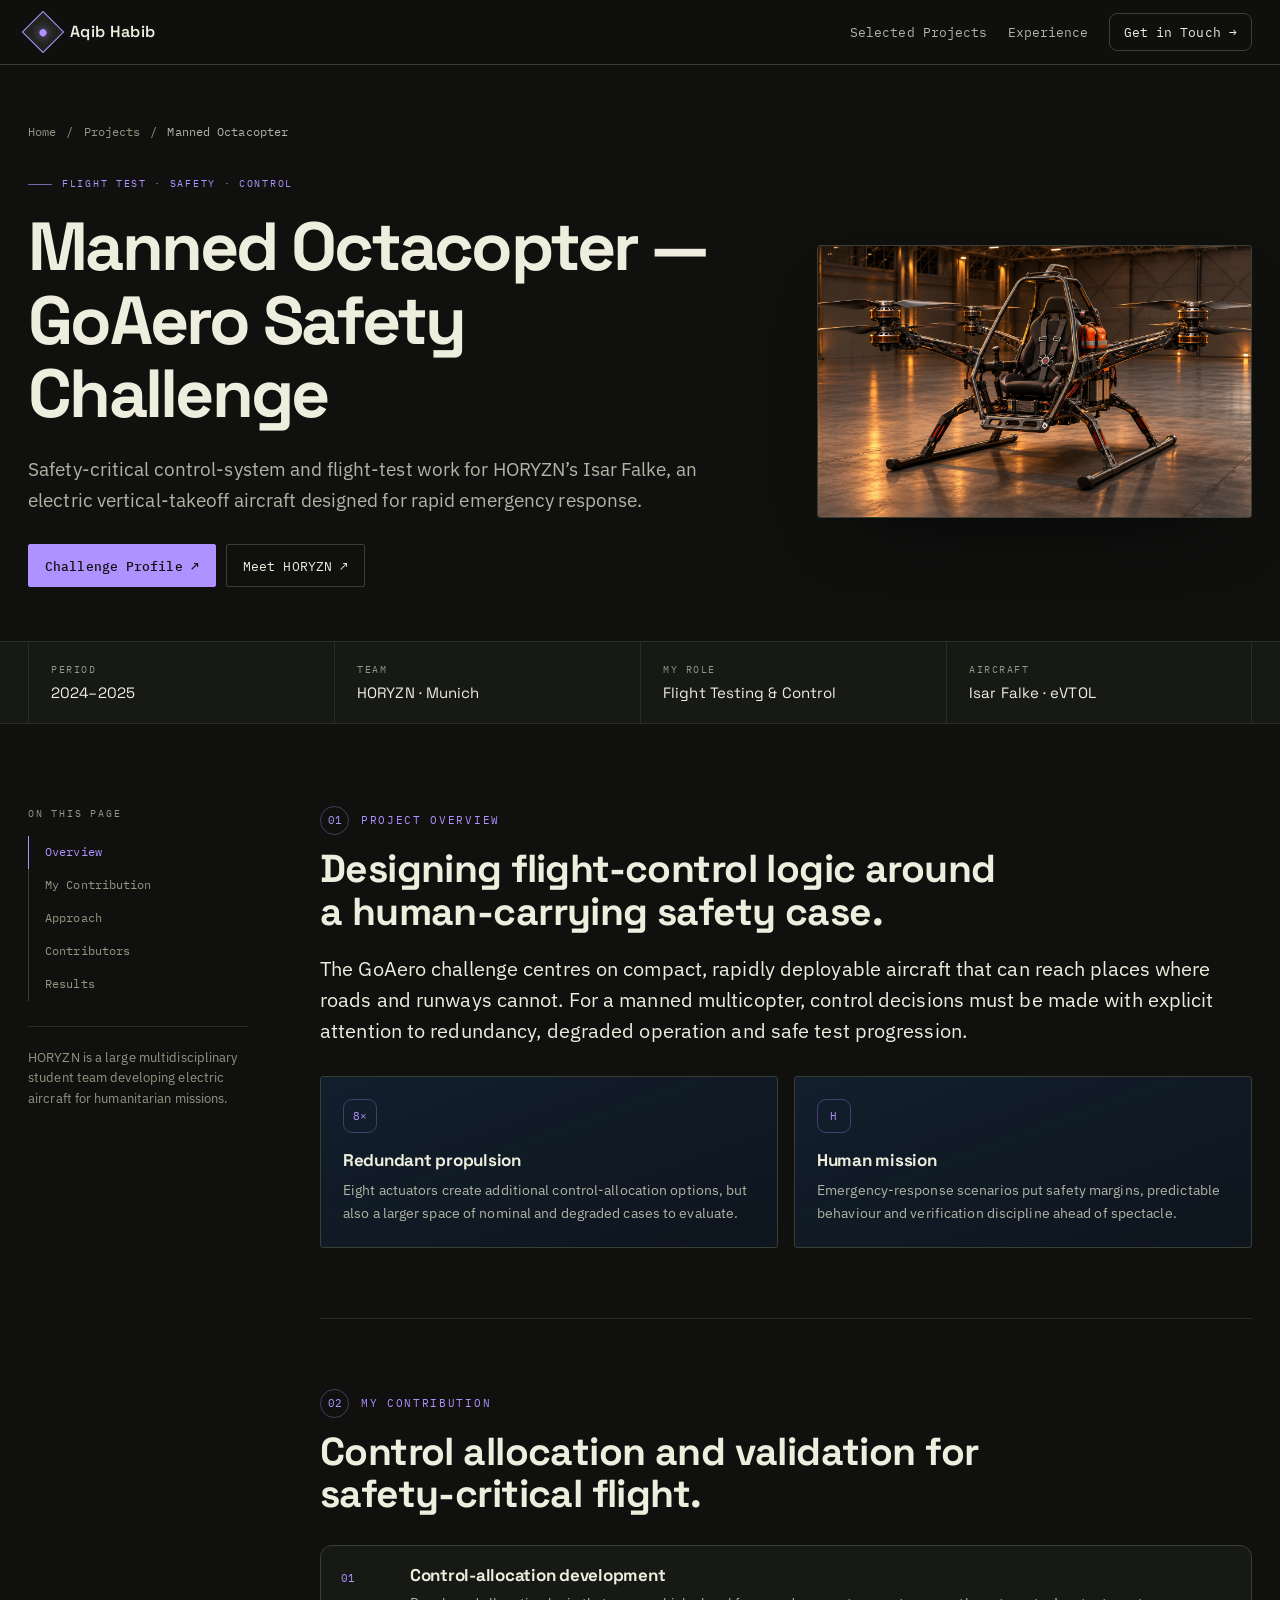
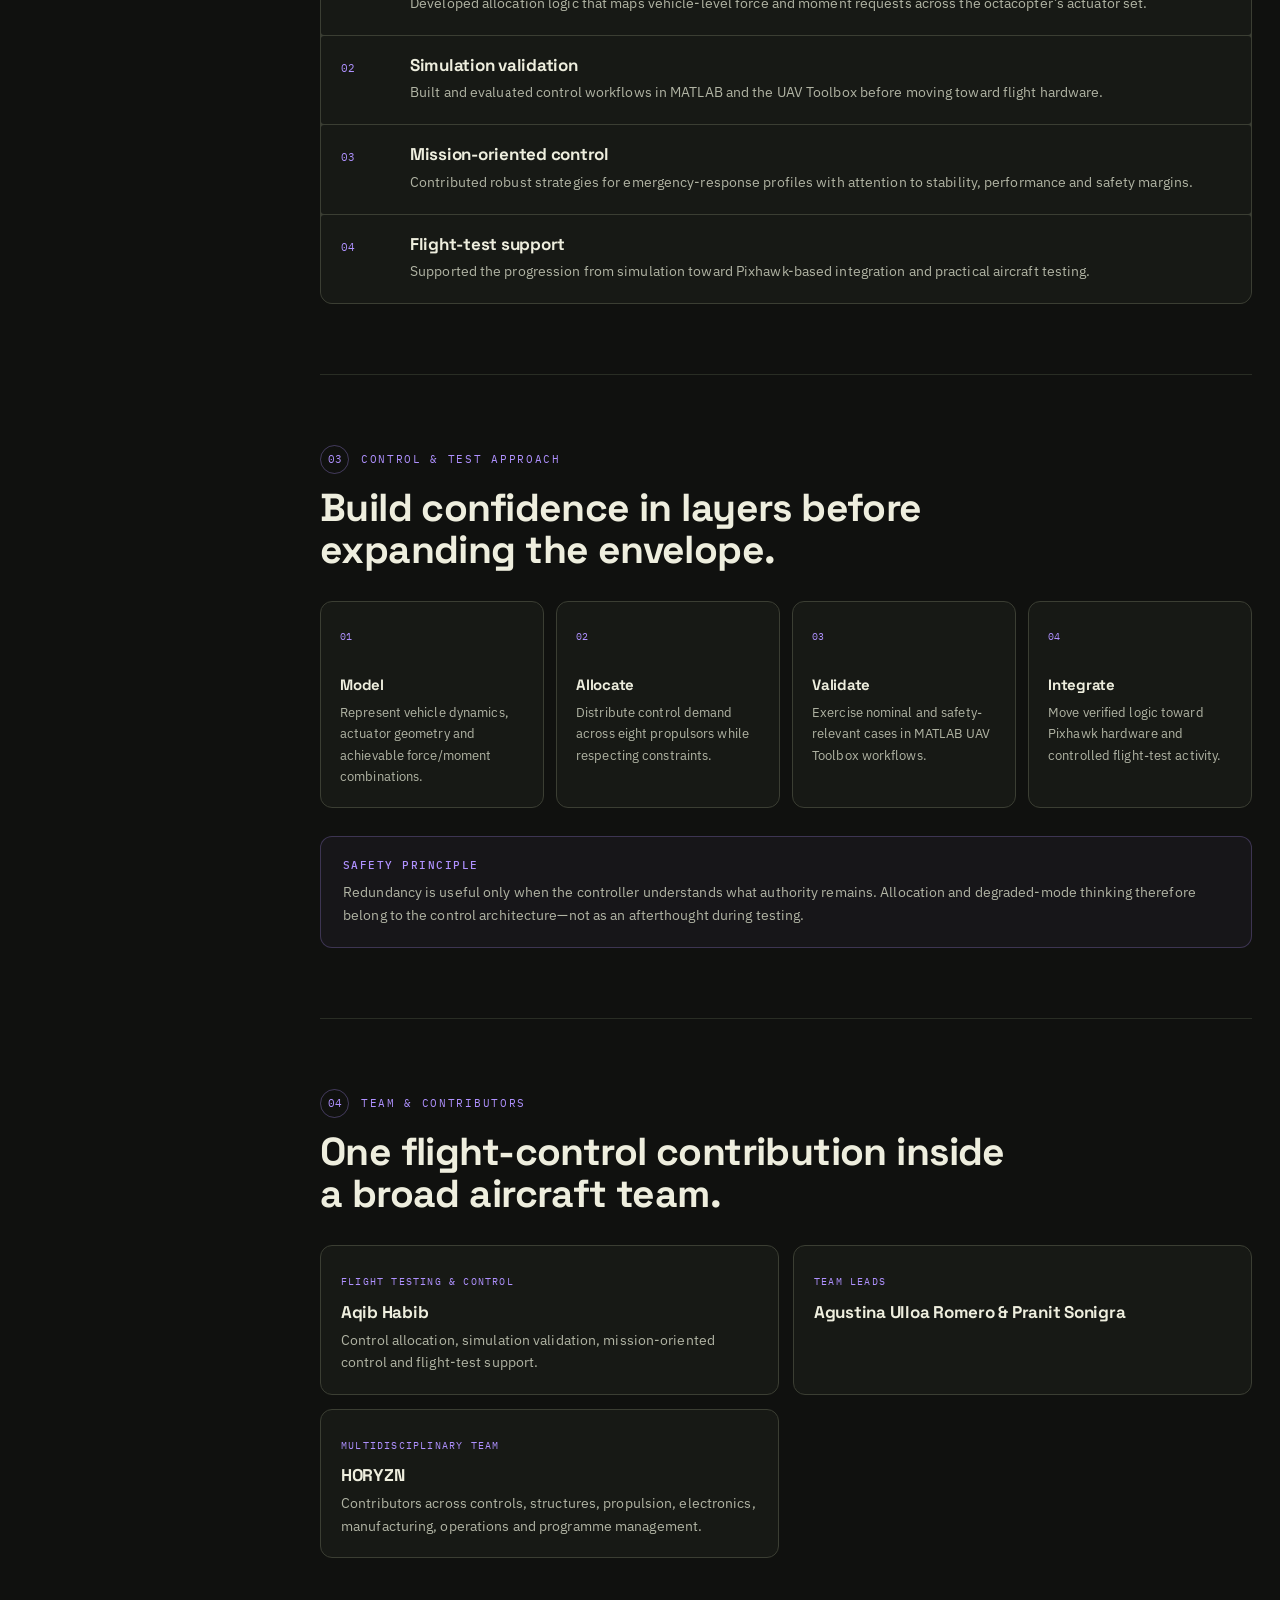
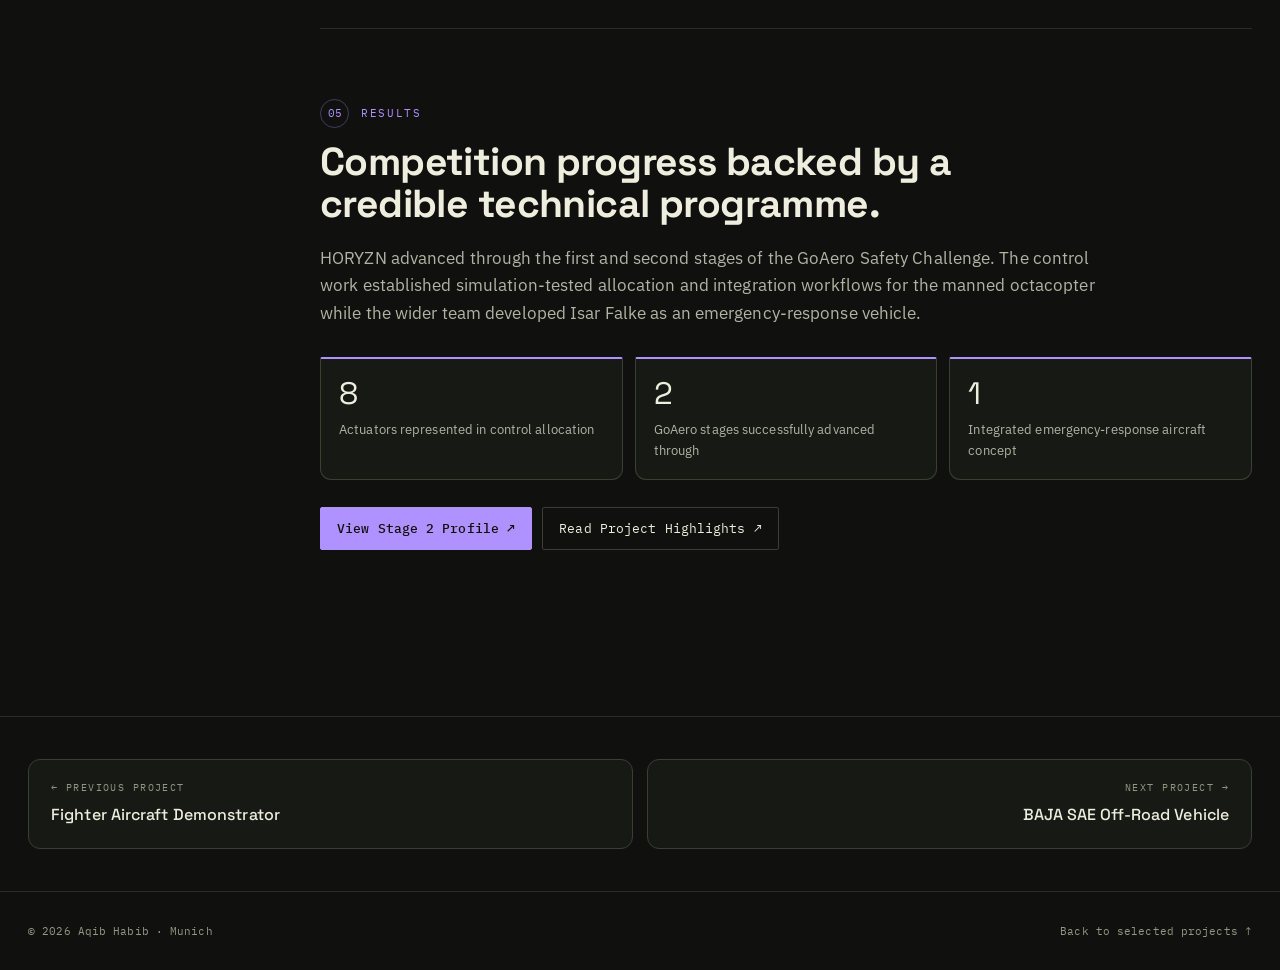
<file: projects/manned-octacopter.html>
<!doctype html>
<html lang="en">
<head>
  <meta charset="utf-8">
  <meta name="viewport" content="width=device-width, initial-scale=1">
  <link rel="icon" type="image/png" sizes="32x32" href="../assets/favicon.png">
  <title>Manned Octacopter · GoAero — Aqib Habib</title>
  <meta name="description" content="Safety-critical control allocation and flight-test work for HORYZN's Isar Falke manned octacopter in the GoAero Safety Challenge.">
  <meta property="og:title" content="Manned Octacopter · GoAero Safety Challenge — Aqib Habib">
  <meta property="og:description" content="Control, flight-test and team contributions to an emergency-response eVTOL demonstrator.">
  <meta property="og:type" content="article">
  <link rel="preconnect" href="https://fonts.googleapis.com">
  <link rel="preconnect" href="https://fonts.gstatic.com" crossorigin>
  <link href="https://fonts.googleapis.com/css2?family=Space+Grotesk:wght@400;500;600;700&amp;family=IBM+Plex+Sans:wght@300;400;500;600&amp;family=IBM+Plex+Mono:wght@400;500&amp;display=swap" rel="stylesheet">
  <link rel="stylesheet" href="../assets/project-details.css">
<link rel="stylesheet" href="../assets/dossier.css">
</head>
<body data-theme="violet">
  <div class="read-progress" aria-hidden="true"></div>
  <a class="skip" href="#project-story">Skip to project details</a>
  <header class="site-nav">
    <div class="wrap nav-inner">
      <a class="brand" href="../index.html" aria-label="Aqib Habib — home"><span class="brand-mark"><span class="brand-dot"></span></span><span>Aqib Habib</span></a>
      <nav class="nav-actions" aria-label="Project navigation"><a href="../index.html#work">Selected Projects</a><a href="../index.html#experience">Experience</a><a class="nav-contact" href="../index.html#contact">Get in Touch →</a></nav>
    </div>
  </header>

  <main>
    <section class="project-hero">
      <div class="wrap">
        <div class="breadcrumb"><a href="../index.html">Home</a><span>/</span><a href="../index.html#work">Projects</a><span>/</span><span>Manned Octacopter</span></div>
        <div class="hero-grid">
          <div class="reveal">
            <span class="eyebrow">Flight Test · Safety · Control</span>
            <h1>Manned Octacopter — GoAero Safety Challenge</h1>
            <p class="hero-lede">Safety-critical control-system and flight-test work for HORYZN’s Isar Falke, an electric vertical-takeoff aircraft designed for rapid emergency response.</p>
            <div class="hero-actions">
              <a class="button primary" href="https://www.goaeroprize.com/stage-2-winning-teams/horyzn" target="_blank" rel="noopener">Challenge Profile ↗</a>
              <a class="button secondary" href="https://horyzn.org/" target="_blank" rel="noopener">Meet HORYZN ↗</a>
            </div>
          </div>
          <div class="hero-visual reveal" data-label="Octacopter · control allocation topology"><img src="../assets/images/octacopter.png" alt="Concept rendering of the project" width="2048" height="1152"></div>
        </div>
      </div>
    </section>

    <div class="facts-bar"><div class="wrap facts">
      <div class="fact"><span class="fact-label">Period</span><span class="fact-value">2024–2025</span></div>
      <div class="fact"><span class="fact-label">Team</span><span class="fact-value">HORYZN · Munich</span></div>
      <div class="fact"><span class="fact-label">My role</span><span class="fact-value">Flight Testing &amp; Control</span></div>
      <div class="fact"><span class="fact-label">Aircraft</span><span class="fact-value">Isar Falke · eVTOL</span></div>
    </div></div>

    <div class="project-main" id="project-story">
      <div class="wrap content-grid">
        <aside class="toc" aria-label="On this page">
          <div class="toc-label">On this page</div>
          <nav><a href="#overview">Overview</a><a href="#contribution">My Contribution</a><a href="#approach">Approach</a><a href="#team">Contributors</a><a href="#results">Results</a></nav>
          <p class="toc-note">HORYZN is a large multidisciplinary student team developing electric aircraft for humanitarian missions.</p>
        </aside>

        <article class="story">
          <section class="content-section reveal" id="overview">
            <div class="section-kicker"><span>01</span>Project overview</div>
            <h2>Designing flight-control logic around a human-carrying safety case.</h2>
            <p class="lead">The GoAero challenge centres on compact, rapidly deployable aircraft that can reach places where roads and runways cannot. For a manned multicopter, control decisions must be made with explicit attention to redundancy, degraded operation and safe test progression.</p>
            <div class="split">
              <div class="info-card"><div class="icon">8×</div><h3>Redundant propulsion</h3><p>Eight actuators create additional control-allocation options, but also a larger space of nominal and degraded cases to evaluate.</p></div>
              <div class="info-card"><div class="icon">H</div><h3>Human mission</h3><p>Emergency-response scenarios put safety margins, predictable behaviour and verification discipline ahead of spectacle.</p></div>
            </div>
          </section>

          <section class="content-section reveal" id="contribution">
            <div class="section-kicker"><span>02</span>My Contribution</div>
            <h2>Control allocation and validation for safety-critical flight.</h2>
            <div class="responsibility-list">
              <div class="responsibility"><div class="num">01</div><div><h3>Control-allocation development</h3><p>Developed allocation logic that maps vehicle-level force and moment requests across the octacopter’s actuator set.</p></div></div>
              <div class="responsibility"><div class="num">02</div><div><h3>Simulation validation</h3><p>Built and evaluated control workflows in MATLAB and the UAV Toolbox before moving toward flight hardware.</p></div></div>
              <div class="responsibility"><div class="num">03</div><div><h3>Mission-oriented control</h3><p>Contributed robust strategies for emergency-response profiles with attention to stability, performance and safety margins.</p></div></div>
              <div class="responsibility"><div class="num">04</div><div><h3>Flight-test support</h3><p>Supported the progression from simulation toward Pixhawk-based integration and practical aircraft testing.</p></div></div>
            </div>
          </section>

          <section class="content-section reveal" id="approach">
            <div class="section-kicker"><span>03</span>Control &amp; test approach</div>
            <h2>Build confidence in layers before expanding the envelope.</h2>
            <div class="workflow">
              <div class="step"><h3>Model</h3><p>Represent vehicle dynamics, actuator geometry and achievable force/moment combinations.</p></div>
              <div class="step"><h3>Allocate</h3><p>Distribute control demand across eight propulsors while respecting constraints.</p></div>
              <div class="step"><h3>Validate</h3><p>Exercise nominal and safety-relevant cases in MATLAB UAV Toolbox workflows.</p></div>
              <div class="step"><h3>Integrate</h3><p>Move verified logic toward Pixhawk hardware and controlled flight-test activity.</p></div>
            </div>
            <div class="callout"><strong>Safety principle</strong>Redundancy is useful only when the controller understands what authority remains. Allocation and degraded-mode thinking therefore belong to the control architecture—not as an afterthought during testing.</div>
          </section>

          <section class="content-section reveal" id="team">
            <div class="section-kicker"><span>04</span>Team &amp; contributors</div>
            <h2>One flight-control contribution inside a broad aircraft team.</h2>
            <div class="people">
              <div class="person"><span class="person-label">Flight Testing &amp; control</span><h3>Aqib Habib</h3><p>Control allocation, simulation validation, mission-oriented control and flight-test support.</p></div>
              <div class="person"><span class="person-label">Team Leads</span><h3>Agustina Ulloa Romero &amp; Pranit Sonigra</h3></div>
              <div class="person"><span class="person-label">Multidisciplinary team</span><h3>HORYZN</h3><p>Contributors across controls, structures, propulsion, electronics, manufacturing, operations and programme management.</p></div>
            </div>
          </section>

          <section class="content-section reveal" id="results">
            <div class="section-kicker"><span>05</span>Results</div>
            <h2>Competition progress backed by a credible technical programme.</h2>
            <p>HORYZN advanced through the first and second stages of the GoAero Safety Challenge. The control work established simulation-tested allocation and integration workflows for the manned octacopter while the wider team developed Isar Falke as an emergency-response vehicle.</p>
            <div class="outcomes">
              <div class="outcome"><div class="outcome-value">8</div><div class="outcome-label">Actuators represented in control allocation</div></div>
              <div class="outcome"><div class="outcome-value">2</div><div class="outcome-label">GoAero stages successfully advanced through</div></div>
              <div class="outcome"><div class="outcome-value">1</div><div class="outcome-label">Integrated emergency-response aircraft concept</div></div>
            </div>
            <div class="evidence">
              <a class="button primary" href="https://www.goaeroprize.com/stage-2-winning-teams/horyzn" target="_blank" rel="noopener">View Stage 2 Profile ↗</a>
              <a class="button secondary" href="https://www.ed.tum.de/en/ed/news-single-view-start/article/horyzn-secures-global-victory-in-goaero-mission/" target="_blank" rel="noopener">Read Project Highlights ↗</a>
            </div>
          </section>
        </article>
      </div>
    </div>
  </main>

  <nav class="project-switcher" aria-label="Other projects"><div class="wrap">
    <a class="project-link" href="fighter-aircraft-demonstrator.html"><span>← Previous project</span><strong>Fighter Aircraft Demonstrator</strong></a>
    <a class="project-link next" href="baja-sae.html"><span>Next project →</span><strong>BAJA SAE Off-Road Vehicle</strong></a>
  </div></nav>
  <footer><div class="wrap foot-inner"><span>© <span data-year></span> Aqib Habib · Munich</span><a href="../index.html#work">Back to selected projects ↑</a></div></footer>
  <script src="../assets/project-details.js"></script>
</body>
</html>
</file>
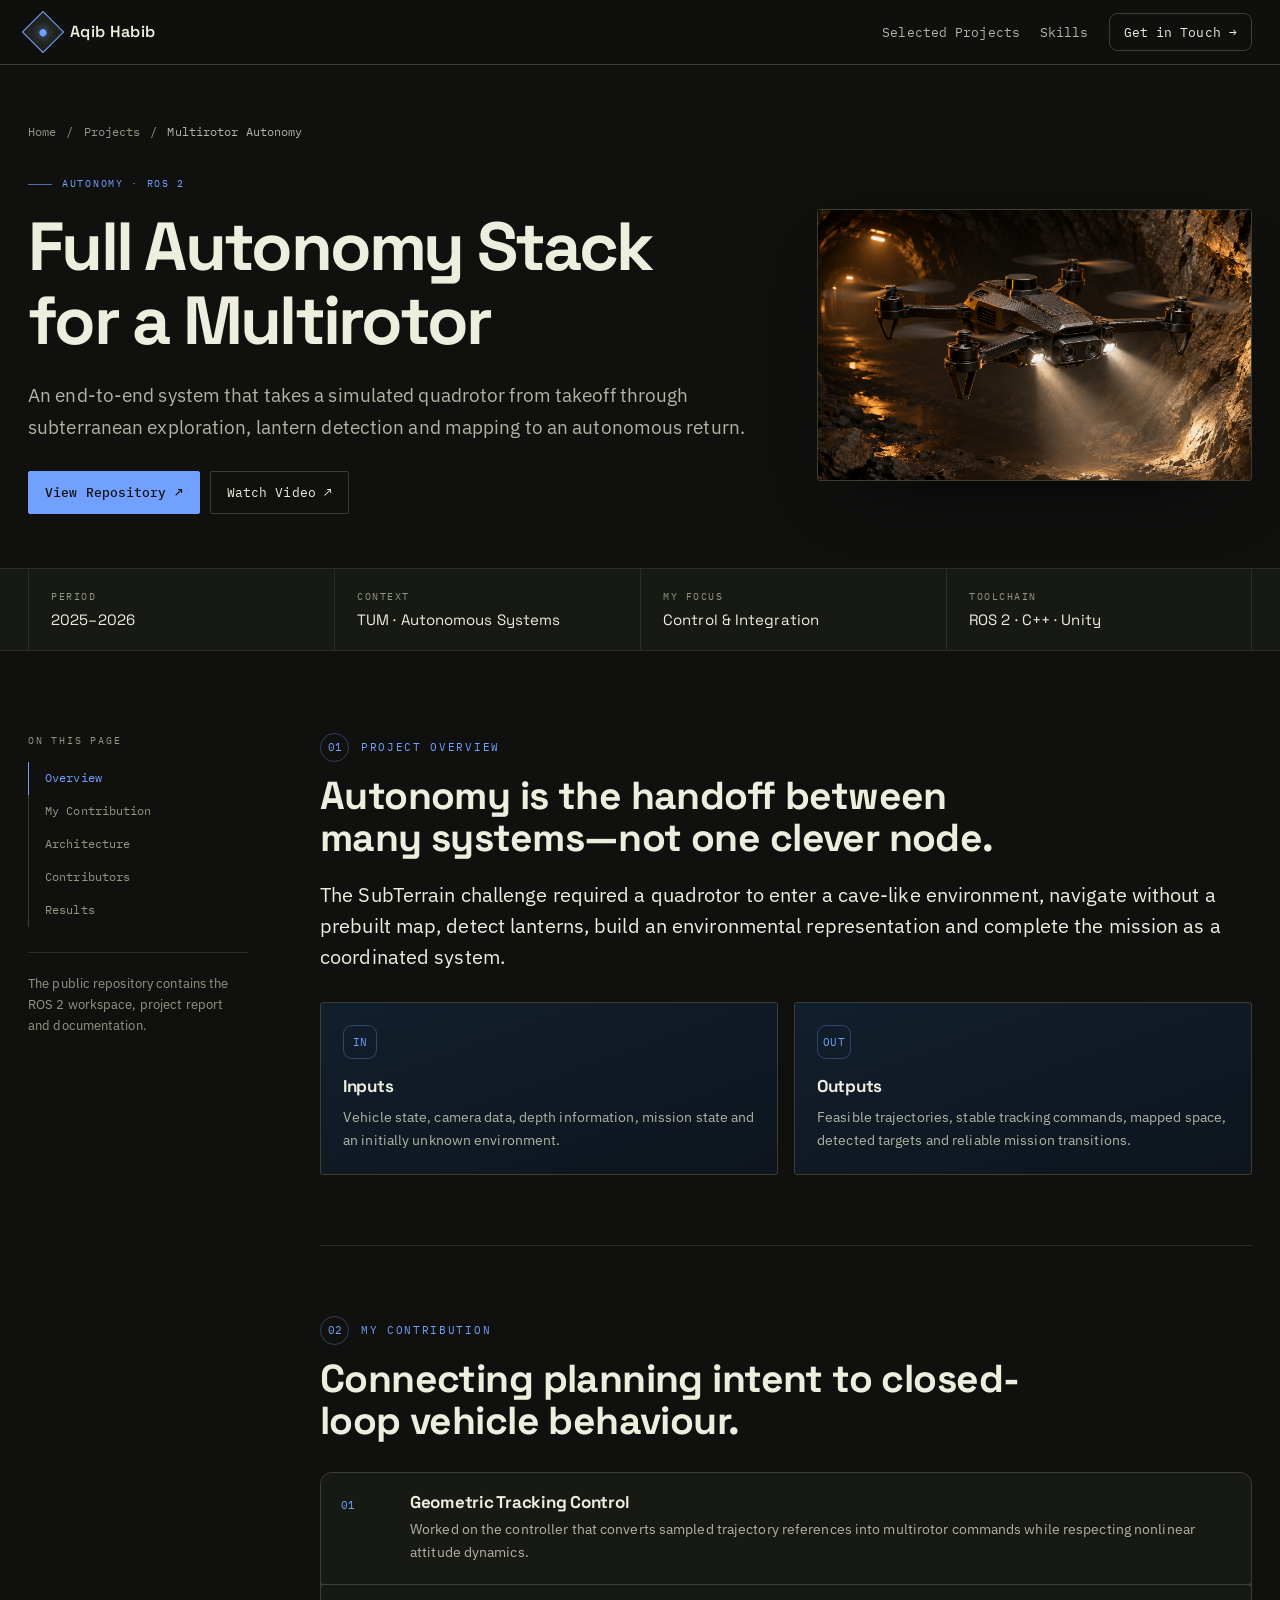
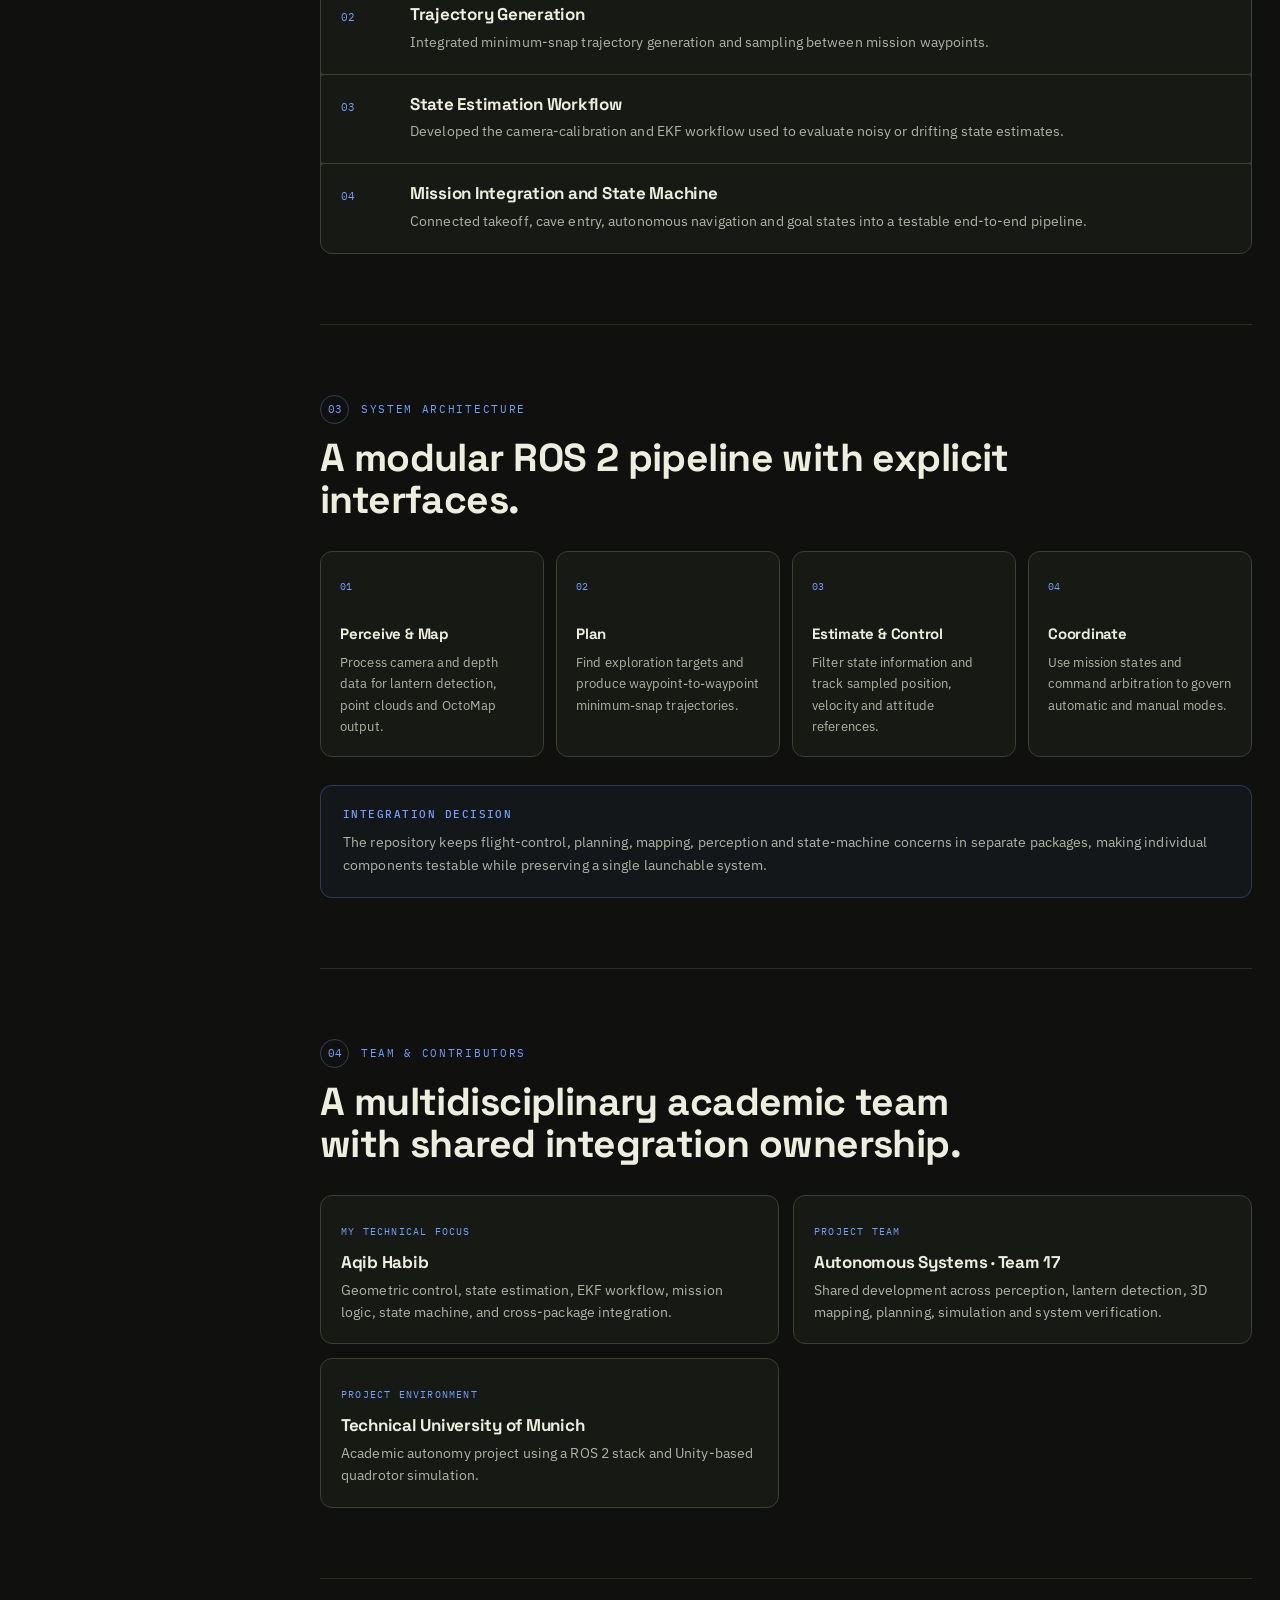
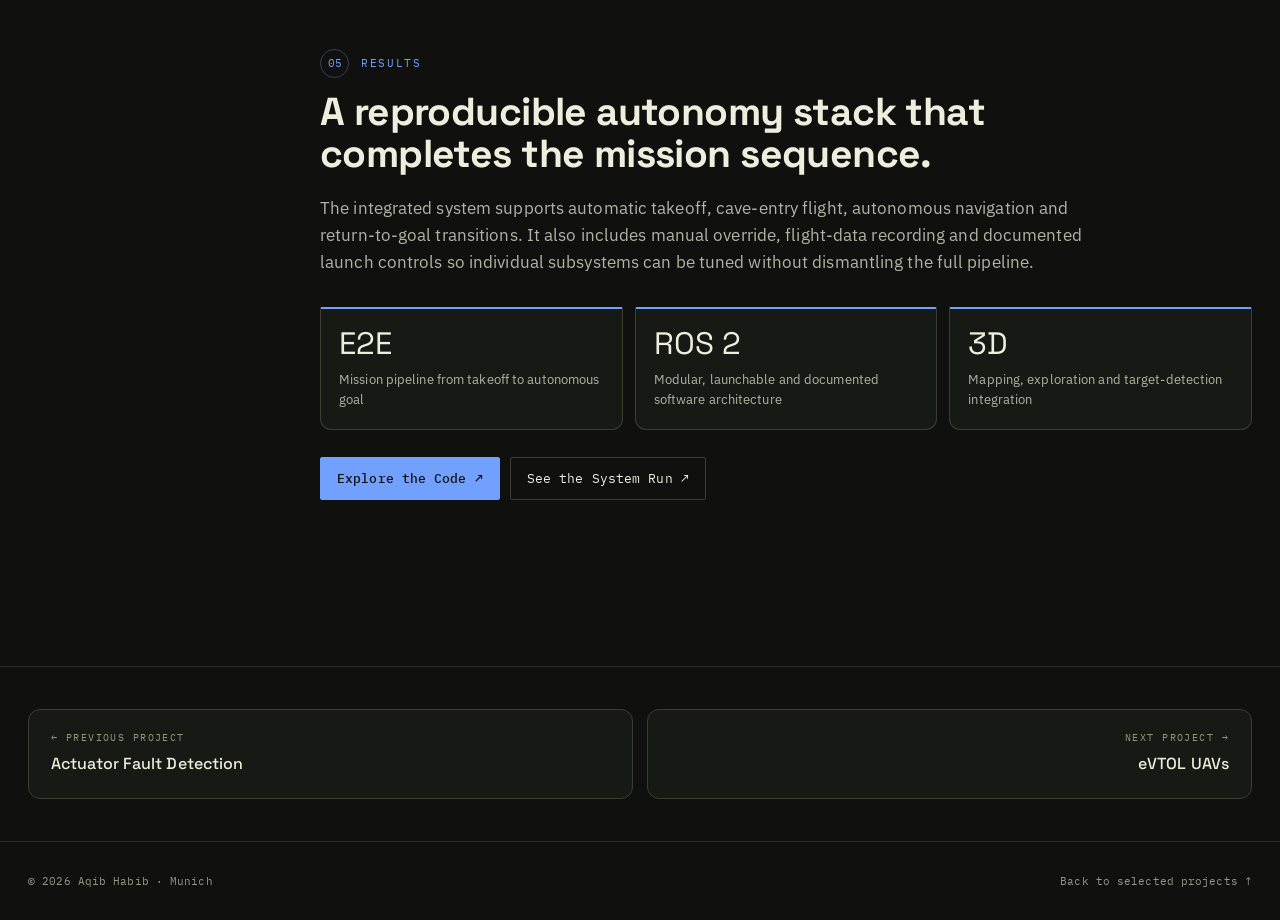
<file: projects/multirotor-autonomy.html>
<!doctype html>
<html lang="en">
<head>
  <meta charset="utf-8">
  <meta name="viewport" content="width=device-width, initial-scale=1">
  <link rel="icon" type="image/png" sizes="32x32" href="../assets/favicon.png">
  <title>Multirotor Autonomy Stack — Aqib Habib</title>
  <meta name="description" content="A ROS 2 autonomy stack for subterranean multirotor exploration, from trajectory generation and control to mapping and mission logic.">
  <meta property="og:title" content="Full Autonomy Stack for a Multirotor — Aqib Habib">
  <meta property="og:description" content="Architecture, contributions and results from an integrated ROS 2 autonomy project.">
  <meta property="og:type" content="article">
  <link rel="preconnect" href="https://fonts.googleapis.com">
  <link rel="preconnect" href="https://fonts.gstatic.com" crossorigin>
  <link href="https://fonts.googleapis.com/css2?family=Space+Grotesk:wght@400;500;600;700&amp;family=IBM+Plex+Sans:wght@300;400;500;600&amp;family=IBM+Plex+Mono:wght@400;500&amp;display=swap" rel="stylesheet">
  <link rel="stylesheet" href="../assets/project-details.css">
<link rel="stylesheet" href="../assets/dossier.css">
</head>
<body data-theme="blue">
  <div class="read-progress" aria-hidden="true"></div>
  <a class="skip" href="#project-story">Skip to project details</a>
  <header class="site-nav">
    <div class="wrap nav-inner">
      <a class="brand" href="../index.html" aria-label="Aqib Habib — home"><span class="brand-mark"><span class="brand-dot"></span></span><span>Aqib Habib</span></a>
      <nav class="nav-actions" aria-label="Project navigation"><a href="../index.html#work">Selected Projects</a><a href="../index.html#skills">Skills</a><a class="nav-contact" href="../index.html#contact">Get in Touch →</a></nav>
    </div>
  </header>

  <main>
    <section class="project-hero">
      <div class="wrap">
        <div class="breadcrumb"><a href="../index.html">Home</a><span>/</span><a href="../index.html#work">Projects</a><span>/</span><span>Multirotor Autonomy</span></div>
        <div class="hero-grid">
          <div class="reveal">
            <span class="eyebrow">Autonomy · ROS 2</span>
            <h1>Full Autonomy Stack for a Multirotor</h1>
            <p class="hero-lede">An end-to-end system that takes a simulated quadrotor from takeoff through subterranean exploration, lantern detection and mapping to an autonomous return.</p>
            <div class="hero-actions">
              <a class="button primary" href="https://github.com/Aqib-Habib/visual-navigation-for-autonomous-uav" target="_blank" rel="noopener">View Repository ↗</a>
              <a class="button secondary" href="https://drive.google.com/file/d/12sZeapvykAOAltczyK6GIHg2sd_26Q_Q/view?usp=drive_link" target="_blank" rel="noopener">Watch Video ↗</a>
            </div>
          </div>
          <div class="hero-visual reveal" data-label="ROS 2 · autonomous mission pipeline"><img src="../assets/images/autonomy.png" alt="Concept rendering of the project" width="2048" height="1152"></div>
        </div>
      </div>
    </section>

    <div class="facts-bar"><div class="wrap facts">
      <div class="fact"><span class="fact-label">Period</span><span class="fact-value">2025–2026</span></div>
      <div class="fact"><span class="fact-label">Context</span><span class="fact-value">TUM · Autonomous Systems</span></div>
      <div class="fact"><span class="fact-label">My focus</span><span class="fact-value">Control &amp; Integration</span></div>
      <div class="fact"><span class="fact-label">Toolchain</span><span class="fact-value">ROS 2 · C++ · Unity</span></div>
    </div></div>

    <div class="project-main" id="project-story">
      <div class="wrap content-grid">
        <aside class="toc" aria-label="On this page">
          <div class="toc-label">On this page</div>
          <nav><a href="#overview">Overview</a><a href="#contribution">My Contribution</a><a href="#approach">Architecture</a><a href="#team">Contributors</a><a href="#results">Results</a></nav>
          <p class="toc-note">The public repository contains the ROS 2 workspace, project report and documentation.</p>
        </aside>

        <article class="story">
          <section class="content-section reveal" id="overview">
            <div class="section-kicker"><span>01</span>Project overview</div>
            <h2>Autonomy is the handoff between many systems—not one clever node.</h2>
            <p class="lead">The SubTerrain challenge required a quadrotor to enter a cave-like environment, navigate without a prebuilt map, detect lanterns, build an environmental representation and complete the mission as a coordinated system.</p>
            <div class="split">
              <div class="info-card"><div class="icon">IN</div><h3>Inputs</h3><p>Vehicle state, camera data, depth information, mission state and an initially unknown environment.</p></div>
              <div class="info-card"><div class="icon">OUT</div><h3>Outputs</h3><p>Feasible trajectories, stable tracking commands, mapped space, detected targets and reliable mission transitions.</p></div>
            </div>
          </section>

          <section class="content-section reveal" id="contribution">
            <div class="section-kicker"><span>02</span>My Contribution</div>
            <h2>Connecting planning intent to closed-loop vehicle behaviour.</h2>
            <div class="responsibility-list">
              <div class="responsibility"><div class="num">01</div><div><h3>Geometric Tracking Control</h3><p>Worked on the controller that converts sampled trajectory references into multirotor commands while respecting nonlinear attitude dynamics.</p></div></div>
              <div class="responsibility"><div class="num">02</div><div><h3>Trajectory Generation</h3><p>Integrated minimum-snap trajectory generation and sampling between mission waypoints.</p></div></div>
              <div class="responsibility"><div class="num">03</div><div><h3>State Estimation Workflow</h3><p>Developed the camera-calibration and EKF workflow used to evaluate noisy or drifting state estimates.</p></div></div>
              <div class="responsibility"><div class="num">04</div><div><h3>Mission Integration and State Machine</h3><p>Connected takeoff, cave entry, autonomous navigation and goal states into a testable end-to-end pipeline.</p></div></div>
            </div>
          </section>

          <section class="content-section reveal" id="approach">
            <div class="section-kicker"><span>03</span>System architecture</div>
            <h2>A modular ROS 2 pipeline with explicit interfaces.</h2>
            <div class="workflow">
              <div class="step"><h3>Perceive &amp; Map</h3><p>Process camera and depth data for lantern detection, point clouds and OctoMap output.</p></div>
              <div class="step"><h3>Plan</h3><p>Find exploration targets and produce waypoint-to-waypoint minimum-snap trajectories.</p></div>
              <div class="step"><h3>Estimate &amp; Control</h3><p>Filter state information and track sampled position, velocity and attitude references.</p></div>
              <div class="step"><h3>Coordinate</h3><p>Use mission states and command arbitration to govern automatic and manual modes.</p></div>
            </div>
            <div class="callout"><strong>Integration decision</strong>The repository keeps flight-control, planning, mapping, perception and state-machine concerns in separate packages, making individual components testable while preserving a single launchable system.</div>
          </section>

          <section class="content-section reveal" id="team">
            <div class="section-kicker"><span>04</span>Team &amp; contributors</div>
            <h2>A multidisciplinary academic team with shared integration ownership.</h2>
            <div class="people">
              <div class="person"><span class="person-label">My technical focus</span><h3>Aqib Habib</h3><p>Geometric control, state estimation, EKF workflow, mission logic, state machine, and cross-package integration.</p></div>
              <div class="person"><span class="person-label">Project team</span><h3>Autonomous Systems · Team 17</h3><p>Shared development across perception, lantern detection, 3D mapping, planning, simulation and system verification.</p></div>
              <div class="person"><span class="person-label">Project environment</span><h3>Technical University of Munich</h3><p>Academic autonomy project using a ROS 2 stack and Unity-based quadrotor simulation.</p></div>
            </div>
          </section>

          <section class="content-section reveal" id="results">
            <div class="section-kicker"><span>05</span>Results</div>
            <h2>A reproducible autonomy stack that completes the mission sequence.</h2>
            <p>The integrated system supports automatic takeoff, cave-entry flight, autonomous navigation and return-to-goal transitions. It also includes manual override, flight-data recording and documented launch controls so individual subsystems can be tuned without dismantling the full pipeline.</p>
            <div class="outcomes">
              <div class="outcome"><div class="outcome-value">E2E</div><div class="outcome-label">Mission pipeline from takeoff to autonomous goal</div></div>
              <div class="outcome"><div class="outcome-value">ROS 2</div><div class="outcome-label">Modular, launchable and documented software architecture</div></div>
              <div class="outcome"><div class="outcome-value">3D</div><div class="outcome-label">Mapping, exploration and target-detection integration</div></div>
            </div>
            <div class="evidence">
              <a class="button primary" href="https://github.com/Aqib-Habib/visual-navigation-for-autonomous-uav" target="_blank" rel="noopener">Explore the Code ↗</a>
              <a class="button secondary" href="https://drive.google.com/file/d/12sZeapvykAOAltczyK6GIHg2sd_26Q_Q/view?usp=drive_link" target="_blank" rel="noopener">See the System Run ↗</a>
            </div>
          </section>
        </article>
      </div>
    </div>
  </main>

  <nav class="project-switcher" aria-label="Other projects"><div class="wrap">
    <a class="project-link" href="actuator-fault-detection.html"><span>← Previous project</span><strong>Actuator Fault Detection</strong></a>
    <a class="project-link next" href="evtol-uavs.html"><span>Next project →</span><strong>eVTOL UAVs</strong></a>
  </div></nav>
  <footer><div class="wrap foot-inner"><span>© <span data-year></span> Aqib Habib · Munich</span><a href="../index.html#work">Back to selected projects ↑</a></div></footer>
  <script src="../assets/project-details.js"></script>
</body>
</html>
</file>
<file: assets/dossier.css>
:root{--ink:#10110f;--ink-1:#171915;--ink-2:#20231d;--ink-3:#292c24;--line:#3b3e33;--line-soft:#292d24;--text:#eeeede;--muted:#b1b4a4;--muted-2:#929782;--signal:#d6bb76;--signal-dim:#bba15d;--signal-rgb:214,187,118;--alert:#dfbc70;--blue:#c2c8aa;--r:3px;--maxw:1240px}
body{background:linear-gradient(90deg,transparent 49.9%,#ffffff03 50%,transparent 50.1%),#10110f;background-size:80px 80px;font-weight:400}
::selection{background:#d6bb76;color:#10110f}a:focus-visible,button:focus-visible{outline:2px solid var(--signal);outline-offset:6px}html{scroll-padding-top:100px}
.nav,.site-nav{background:#10110ff2;border-bottom:1px solid var(--line)}.brand .mark,.brand-mark{border-radius:0;border-color:var(--signal);transform:rotate(45deg)}.brand .dot,.brand-dot{background:var(--signal)}.nav-links a{font-size:12px}.nav-cta{border-radius:2px!important;background:var(--signal)!important;color:#10110f!important}.hero{padding:90px 0 75px}.hero-grid{grid-template-columns:1.25fr .75fr;gap:64px;align-items:center}.hero h1{font-size:clamp(62px,8vw,112px);line-height:.95;letter-spacing:-.07em;margin:28px 0}.hero h1 span{display:block;color:var(--signal)}.hero .lede{max-width:640px;font-size:18px;line-height:1.75}.eyebrow{font-size:10px;letter-spacing:.17em}.hero-cta{flex-wrap:wrap}.btn,.button,.chip,.tag,.evidence-link{border-radius:2px!important}.btn.primary,.button.primary{background:var(--signal);color:#10110f}.chip{background:transparent}.dossier-id{position:relative;min-height:430px;background:radial-gradient(ellipse at center,#303626 0,transparent 70%),#171a14;border:1px solid #686c52;padding:28px;display:flex;flex-direction:column;justify-content:space-between;overflow:hidden}.dossier-id:before{content:'';position:absolute;inset:60px -50px;background:repeating-radial-gradient(circle at center,transparent 0,transparent 38px,#c4cd9e14 39px,#c4cd9e14 40px);pointer-events:none}.file-label,.id-bottom,.access-bar,.mission-number{font:11px 'IBM Plex Mono',monospace;text-transform:uppercase;letter-spacing:.12em}.file-label{display:flex;justify-content:space-between;color:var(--muted)}.monogram{font-family:'Space Grotesk',sans-serif;font-weight:500;font-size:140px;line-height:1;text-align:center;color:#d6bb76;position:relative;letter-spacing:-18px;margin-left:-18px}.id-bottom{display:grid;gap:14px;position:relative}.id-bottom strong{font-size:18px;letter-spacing:.04em;color:var(--text)}.id-bottom span{color:var(--muted)}.access-bar{border-block:1px solid var(--line);padding:17px 0;color:var(--muted);display:flex;justify-content:space-between;gap:20px;margin-top:65px}.access-bar b{color:var(--signal);font-weight:400}.sec-head h2{font-size:clamp(30px,4vw,47px);max-width:750px;letter-spacing:-.045em}.sec-head p{max-width:680px}.sec-head .tag{font-size:9px;max-width:240px;white-space:normal;text-align:right;background:transparent}.work-grid{grid-template-columns:repeat(2,minmax(0,1fr));gap:26px}.card{border-radius:3px;background:#171915;box-shadow:none;overflow:hidden}.card:hover{border-color:var(--signal);transform:translateY(-4px)}.thumb{height:auto;aspect-ratio:16/9;position:relative;border-bottom:1px solid var(--line);background:#20231d;overflow:hidden}.thumb img{width:100%;height:100%;object-fit:cover;display:block;transition:transform .6s}.card:hover .thumb img{transform:scale(1.035)}.thumb .mission-number{position:absolute;top:16px;left:16px;background:#10110fe8;border:1px solid #797e61;padding:7px 10px;color:#e6d7a6}.thumb .image-note{position:absolute;bottom:10px;right:12px;font:9px 'IBM Plex Mono',monospace;background:#10110fdc;padding:4px 6px;color:#d9ddcd}.card-body{padding:28px}.card-body h3{font-size:25px;line-height:1.18}.card-body p{font-size:14px;line-height:1.75}.card-links{border-top:1px solid var(--line);padding-top:17px;margin-top:22px}.stack b{background:transparent;border:1px solid var(--line);border-radius:2px;font-size:10px}.pub,.edu-card,.exp-group,.skill-col,.reference-card,.achievement-card{background:#171915!important;border:1px solid var(--line);border-radius:3px!important;box-shadow:none!important}.research{gap:20px}.pub{padding:28px}.pub h3{line-height:1.3}.exp-group{padding:28px}.tl-item{grid-template-columns:165px 1fr}.tl-where h3{line-height:1.3}.achievement-card{padding:25px;display:flex;flex-direction:column}.achievement-card:before{display:none}.achievements-grid{grid-template-columns:repeat(2,minmax(0,1fr));gap:16px}.achievement-top{align-items:flex-start}.achievement-card h3{line-height:1.3}.achievement-card .evidence-links{margin-top:auto;padding-top:18px}.achievement-icon,.edu-icon{background:#d6bb7610!important;color:var(--signal)!important;border-radius:2px!important;flex-shrink:0}.skill-grid{gap:18px}.skill-col{padding:26px}.skill-col h3{font-size:19px;line-height:1.4;padding-bottom:18px;border-bottom:1px solid var(--line)}.skill-col ul{display:flex;flex-wrap:wrap;gap:8px;padding:0;list-style:none}.skill-col li{padding:7px 10px;border:1px solid var(--line);font:12px 'IBM Plex Mono',monospace;background:#20231d}.skill-col li:before{display:none}.creds{display:grid;grid-template-columns:repeat(2,minmax(0,1fr));gap:12px;margin:20px 0 52px}.creds .c{border:1px solid var(--line);padding:0;border-radius:2px;background:#171915}.creds .c a{display:flex;justify-content:space-between;align-items:center;padding:20px;gap:20px;font-size:14px;color:var(--text)}.creds .c a:after{content:'↗';color:var(--signal)}.creds .c:hover{border-color:var(--signal)}.reveal{opacity:1;transform:none}.hero-visual{border-radius:3px;background:#171915}.hero-visual img{display:block;width:100%;aspect-ratio:16/10;object-fit:cover}.hero-visual:after{display:none}.project-hero h1{letter-spacing:-.04em}.facts-bar{background:#171915}.info-card,.responsibility,.metric,.toc{border-radius:3px!important}.read-progress{background:var(--signal)}
@media(min-width:1000px){.work-grid .card:first-child{grid-column:1/-1;display:grid;grid-template-columns:1.15fr 1fr}.work-grid .card:first-child .thumb{height:100%;aspect-ratio:auto}.work-grid .card:first-child .card-body{padding:36px}}
@media(max-width:900px){.hero-grid{grid-template-columns:1fr;gap:40px}.dossier-id{min-height:310px}.monogram{font-size:100px}.hero{padding-top:55px}.nav-links{background:#171915}.skill-grid{grid-template-columns:1fr}.access-bar{flex-wrap:wrap}.sec-head{align-items:flex-start}.tl-item{grid-template-columns:130px 1fr}}
@media(max-width:620px){.wrap{padding-inline:20px}.work-grid,.achievements-grid,.creds{grid-template-columns:1fr}.hero h1{font-size:70px}.sec-head{display:block}.sec-head .tag{margin-top:20px;text-align:left}.card-body,.pub,.exp-group{padding:22px}.tl-item{grid-template-columns:1fr;gap:14px}.access-bar{font-size:9px}.dossier-id{min-height:300px}.hero-cta .btn{padding-inline:15px}}
@media(prefers-reduced-motion:reduce){*,*:before,*:after{animation:none!important;transition:none!important;scroll-behavior:auto!important}}

.award-category{font:12px "IBM Plex Mono",monospace;text-transform:uppercase;letter-spacing:.12em;color:var(--signal);margin:32px 0 16px}.nav{background:#10110ff5!important}.nav-links.open{background:#171915!important}
.hero-visual{min-height:0!important}.hero-visual img{height:auto;aspect-ratio:16/10}.hero-visual:before{display:none}.btn.primary:hover{box-shadow:0 8px 32px #d6bb7620}.detail-link{border-radius:2px!important}
.flight-emblem{position:relative;display:grid;justify-items:center;color:var(--signal);margin:16px 0}.flight-emblem svg{width:min(100%,300px);height:200px}.flight-emblem span{font:9px 'IBM Plex Mono',monospace;letter-spacing:.2em;color:var(--muted)}.supervisor{display:inline-block;margin-top:8px;color:var(--muted);font-size:14px}.tl-when{color:var(--muted)}.tl-when .now{color:var(--signal)}
.story-page .wrap{padding-inline:0}.story-page .hero{display:grid;grid-template-columns:1.2fr .8fr;align-items:center;gap:50px;max-width:1184px;width:calc(100% - 56px);margin-inline:auto;padding:70px 0 90px;min-height:0;overflow:visible}.story-page .hero-copy{width:100%;padding:0;pointer-events:auto}.story-page .hero h1{font:400 clamp(42px,4.6vw,66px)/1.08 'DM Serif Display',serif;letter-spacing:-.035em;margin:26px 0}.story-page .hero h1 em{color:var(--signal)}.story-page .hero-lede{font-size:18px;line-height:1.7;color:var(--muted);margin-top:26px}.story-page .hero-image{position:relative;width:100%;height:auto;align-self:center;border:1px solid var(--line)}.story-page .hero-image img{width:100%;height:auto;object-fit:contain}.story-page .hero-image:after{background:linear-gradient(0deg,#10110fdd,transparent 28%)}.story-page .hero-image figcaption{left:18px;right:18px;bottom:18px;font-size:9px;line-height:1.6}.story-page .route{flex-wrap:wrap;gap:10px;line-height:1.6;margin-top:30px}.story-page .route-future{margin-left:0}.story-page .route-goal{animation:none;border-color:var(--line);background:#d6bb760a}.story-page .scroll-cue{bottom:28px}.story-page .read-progress{box-shadow:none}.story-page .chapter-copy p{line-height:1.85}.story-page .chapter-image figcaption{background:#10110fee;color:var(--text)}.story-page .nav-contact,.story-page .back-home{border-radius:2px}.story-page .closing h2{max-width:760px}.story-page .future-figure{max-width:540px}
@media(max-width:900px){.story-page .hero{grid-template-columns:1fr;gap:36px;padding:48px 0 60px}.story-page .hero h1{font-size:clamp(40px,7vw,64px)}.story-page .hero-image{max-width:520px;justify-self:center}.story-page .scroll-cue{display:none}.story-page .image-chapter,.story-page .image-chapter.reverse{grid-template-columns:1fr;gap:40px}.story-page .image-chapter.reverse .chapter-image,.story-page .image-chapter.reverse .chapter-copy{order:initial;justify-self:initial}}
@media(max-width:580px){.story-page .hero{width:calc(100% - 38px);padding-top:40px}.story-page .hero h1{font-size:43px;overflow-wrap:normal}.story-page .hero-lede{max-width:none;font-size:16px}.story-page .hero-label{font-size:9px;letter-spacing:.08em}.story-page .hero-label:before{width:16px;margin-right:7px}.story-page .route-future{margin-left:0;margin-top:16px}.story-page .chapter-copy h2{font-size:34px}.story-page .chapter{padding-block:60px}.story-page .closing h2{font-size:38px}}
</file>
<file: assets/my-story.css>
:root {
  --ink: #0a1018;
  --ink-1: #0d1622;
  --ink-2: #12202f;
  --line: #21344c;
  --line-soft: #162638;
  --text: #eaf0f8;
  --muted: #99a9bd;
  --muted-2: #718197;
  --signal: #45e3b8;
  --warm: #d9ad72;
  --paper: #f0e7d8;
  --maxw: 1140px;
}

* { box-sizing: border-box; }
html { scroll-behavior: smooth; }
body {
  margin: 0;
  overflow-x: hidden;
  color: var(--text);
  background:
    radial-gradient(900px 500px at 100% 3%, rgba(217, 173, 114, .06), transparent 62%),
    radial-gradient(1000px 650px at -15% 30%, rgba(69, 227, 184, .04), transparent 60%),
    var(--ink);
  font-family: "IBM Plex Sans", system-ui, sans-serif;
  font-weight: 300;
  line-height: 1.72;
  -webkit-font-smoothing: antialiased;
}

img { display: block; max-width: 100%; }
a { color: inherit; text-decoration: none; }
.wrap { width: min(calc(100% - 56px), var(--maxw)); margin-inline: auto; }

.skip {
  position: fixed;
  z-index: 300;
  top: 10px;
  left: -999px;
  padding: 9px 14px;
  border-radius: 8px;
  color: #04130d;
  background: var(--signal);
  font-weight: 600;
}
.skip:focus { left: 12px; }
:focus-visible { outline: 2px solid var(--signal); outline-offset: 4px; }

.read-progress {
  position: fixed;
  z-index: 250;
  inset: 0 auto auto 0;
  width: 100%;
  height: 2px;
  background: var(--signal);
  box-shadow: 0 0 12px rgba(69, 227, 184, .7);
  transform: scaleX(0);
  transform-origin: left;
}

.site-nav {
  position: sticky;
  z-index: 100;
  top: 0;
  border-bottom: 1px solid var(--line-soft);
  background: rgba(10, 16, 24, .78);
  backdrop-filter: saturate(140%) blur(12px);
}
.nav-inner {
  display: flex;
  min-height: 64px;
  align-items: center;
  justify-content: space-between;
  gap: 30px;
}
.brand {
  display: inline-flex;
  align-items: center;
  gap: 12px;
  font: 600 15px/1 "Space Grotesk", sans-serif;
  letter-spacing: .02em;
}
.brand-mark {
  display: grid;
  width: 30px;
  height: 30px;
  place-items: center;
  border: 1px solid var(--line);
  border-radius: 8px;
  background: var(--ink-2);
}
.brand-dot {
  width: 7px;
  height: 7px;
  border-radius: 50%;
  background: var(--signal);
  box-shadow: 0 0 10px var(--signal);
}
.nav-actions { display: flex; align-items: center; gap: 28px; }
.nav-actions a {
  color: var(--muted);
  font: 400 12.5px/1 "IBM Plex Mono", monospace;
  transition: color .2s, border-color .2s;
}
.nav-actions a:hover { color: var(--text); }
.nav-actions .nav-contact {
  padding: 9px 15px;
  border: 1px solid var(--line);
  border-radius: 9px;
  color: var(--text);
}
.nav-actions .nav-contact:hover { color: var(--signal); border-color: var(--signal); }

.hero {
  position: relative;
  min-height: calc(100vh - 64px);
  min-height: calc(100svh - 64px);
  padding: clamp(76px, 11vw, 142px) 0 88px;
  overflow: hidden;
}
.hero-copy {
  position: relative;
  z-index: 2;
  pointer-events: none;
}
.hero-label,
.chapter-marker,
.closing-kicker {
  color: var(--signal);
  font: 400 11px/1.3 "IBM Plex Mono", monospace;
  letter-spacing: .19em;
  text-transform: uppercase;
}
.hero-label::before {
  display: inline-block;
  width: 28px;
  height: 1px;
  margin-right: 12px;
  vertical-align: middle;
  background: currentColor;
  content: "";
}
.hero h1 {
  max-width: 820px;
  margin: 25px 0 0;
  font: 400 clamp(52px, 8.3vw, 95px)/.92 "DM Serif Display", serif;
  letter-spacing: -.035em;
}
.hero h1 em { color: var(--warm); font-weight: 400; }
.mobile-to,
.mobile-break { display: none; }
.hero-lede {
  max-width: 600px;
  margin: 34px 0 0;
  color: #c2cddd;
  font-size: clamp(17px, 1.7vw, 21px);
  line-height: 1.62;
}
.route {
  display: flex;
  max-width: 720px;
  align-items: center;
  gap: 11px;
  margin-top: 38px;
  color: var(--muted);
  font: 400 11px/1.2 "IBM Plex Mono", monospace;
  letter-spacing: .08em;
  text-transform: uppercase;
}
.route i { width: clamp(12px, 3vw, 36px); height: 1px; background: var(--line); }
.route > span,
.route > i { flex: 0 0 auto; }
.route-future {
  display: inline-flex;
  align-items: center;
  gap: 11px;
}
.route .route-future-line {
  height: 1px;
  background: repeating-linear-gradient(90deg, rgba(69, 227, 184, .8) 0 4px, transparent 4px 8px);
}
.route-goal {
  position: relative;
  display: inline-flex;
  min-width: 64px;
  align-items: center;
  justify-content: center;
  padding: 7px 13px;
  border: 1px solid rgba(69, 227, 184, .55);
  border-radius: 999px;
  color: var(--signal);
  background: rgba(69, 227, 184, .08);
  box-shadow: 0 0 0 3px rgba(69, 227, 184, .035), 0 0 18px rgba(69, 227, 184, .12);
  animation: goal-pulse 3.2s ease-in-out infinite;
}
.route-goal::before {
  width: 5px;
  height: 5px;
  margin-right: 7px;
  border-radius: 50%;
  background: currentColor;
  box-shadow: 0 0 8px currentColor;
  content: "";
}
.route-goal small {
  position: absolute;
  bottom: calc(100% + 6px);
  left: 50%;
  color: var(--warm);
  font: 500 8px/1 "IBM Plex Mono", monospace;
  letter-spacing: .13em;
  white-space: nowrap;
  transform: translateX(-50%);
}
.route-goal strong {
  font: 500 11px/1 "IBM Plex Mono", monospace;
  letter-spacing: .13em;
}
@keyframes goal-pulse {
  0%, 100% { border-color: rgba(69, 227, 184, .45); box-shadow: 0 0 0 3px rgba(69, 227, 184, .025), 0 0 14px rgba(69, 227, 184, .08); }
  50% { border-color: rgba(69, 227, 184, .8); box-shadow: 0 0 0 4px rgba(69, 227, 184, .055), 0 0 24px rgba(69, 227, 184, .2); }
}
.hero-image {
  position: absolute;
  z-index: 1;
  top: 0;
  right: 0;
  width: min(49vw, 680px);
  height: 100%;
  margin: 0;
  overflow: hidden;
}
.hero-image::after {
  position: absolute;
  inset: 0;
  background:
    linear-gradient(90deg, var(--ink) 0%, rgba(10, 16, 24, .7) 13%, transparent 48%),
    linear-gradient(0deg, var(--ink) 0%, transparent 20%);
  content: "";
}
.hero-image img {
  width: 100%;
  height: 100%;
  object-fit: contain;
  object-position: right center;
}
.hero-image figcaption {
  position: absolute;
  z-index: 2;
  right: 30px;
  bottom: 26px;
  color: rgba(255, 255, 255, .72);
  font: 400 10px/1.4 "IBM Plex Mono", monospace;
  letter-spacing: .08em;
}
.hero-image figcaption span { margin-right: 10px; color: var(--signal); }
.scroll-cue {
  position: absolute;
  z-index: 4;
  bottom: 30px;
  left: 50%;
  display: inline-flex;
  align-items: center;
  gap: 12px;
  color: var(--muted-2);
  font: 400 10px/1 "IBM Plex Mono", monospace;
  letter-spacing: .14em;
  text-transform: uppercase;
  transform: translateX(-50%);
}
.scroll-cue span { color: var(--signal); animation: nudge 1.8s ease-in-out infinite; }
@keyframes nudge { 50% { transform: translateY(5px); } }

.story { border-top: 1px solid var(--line-soft); }
.chapter {
  width: min(calc(100% - 56px), var(--maxw));
  margin-inline: auto;
  padding: clamp(88px, 11vw, 150px) 0;
  border-bottom: 1px solid var(--line-soft);
}
.text-chapter {
  display: grid;
  max-width: 880px;
  grid-template-columns: 180px 1fr;
  gap: 40px;
}
.chapter-marker { padding-top: 9px; }
.chapter-marker span {
  display: block;
  margin-bottom: 9px;
  color: var(--warm);
  font: 400 30px/1 "DM Serif Display", serif;
  letter-spacing: 0;
}
.chapter-marker small { font: inherit; }
.chapter-copy { max-width: 620px; }
.chapter-copy p {
  margin: 0 0 20px;
  color: var(--muted);
  font-size: 16.5px;
}
.chapter-copy p:last-child { margin-bottom: 0; }
.chapter-copy .opening {
  margin-bottom: 24px;
  color: var(--paper);
  font: 400 clamp(27px, 3.2vw, 42px)/1.28 "DM Serif Display", serif;
}
.chapter-copy strong { color: var(--text); font-weight: 500; }
.image-chapter {
  display: grid;
  grid-template-columns: minmax(300px, .88fr) minmax(360px, 1fr);
  align-items: center;
  gap: clamp(54px, 8vw, 110px);
}
.image-chapter.reverse { grid-template-columns: minmax(360px, 1fr) minmax(300px, .88fr); }
.image-chapter.reverse .chapter-image { order: 2; }
.image-chapter.reverse .chapter-copy { order: 1; justify-self: end; }
.chapter-image {
  position: relative;
  margin: 0;
  border: 1px solid var(--line);
  background: var(--ink-1);
  box-shadow: 0 32px 90px -48px rgba(0, 0, 0, .95);
}
.chapter-image::before {
  position: absolute;
  z-index: 1;
  inset: 14px;
  border: 1px solid rgba(255, 255, 255, .13);
  pointer-events: none;
  content: "";
}
.chapter-image img {
  width: 100%;
  height: auto;
}
.chapter-image figcaption {
  position: absolute;
  z-index: 2;
  right: -1px;
  bottom: -1px;
  max-width: 85%;
  padding: 10px 13px;
  color: #c8d1dd;
  background: rgba(10, 16, 24, .88);
  border: 1px solid var(--line);
  font: 400 9.5px/1.4 "IBM Plex Mono", monospace;
  letter-spacing: .08em;
}
.image-chapter h2 {
  margin: 25px 0 28px;
  color: var(--paper);
  font: 400 clamp(34px, 4vw, 56px)/1.06 "DM Serif Display", serif;
  letter-spacing: -.018em;
}
blockquote {
  margin: 34px 0 0;
  padding: 5px 0 5px 24px;
  border-left: 2px solid var(--warm);
  color: var(--paper);
  font: italic 400 clamp(21px, 2.2vw, 29px)/1.42 "DM Serif Display", serif;
}

.closing {
  width: min(calc(100% - 56px), 850px);
  margin-inline: auto;
  padding: clamp(105px, 14vw, 190px) 0;
  text-align: center;
}
.closing-rule { width: 1px; height: 70px; margin: 0 auto 30px; background: linear-gradient(var(--signal), transparent); }
.closing h2 {
  margin: 24px auto 34px;
  color: var(--paper);
  font: 400 clamp(39px, 5.5vw, 68px)/1.07 "DM Serif Display", serif;
  letter-spacing: -.025em;
}
.closing p {
  max-width: 680px;
  margin: 0 auto 19px;
  color: var(--muted);
  font-size: 17px;
}
.future-figure {
  max-width: 720px;
  margin: 62px auto 48px;
  border: 1px solid var(--line);
  background: var(--ink-1);
  box-shadow: 0 34px 90px -48px rgba(0, 0, 0, .95);
  text-align: left;
}
.future-figure img {
  width: 100%;
  height: auto;
}
.future-figure figcaption {
  display: flex;
  align-items: center;
  gap: 16px;
  padding: 15px 18px;
  border-top: 1px solid var(--line);
  color: var(--muted-2);
  font: 400 10px/1.5 "IBM Plex Mono", monospace;
  letter-spacing: .06em;
  text-transform: uppercase;
}
.future-figure figcaption > span:first-child {
  color: var(--signal);
  font-size: 12px;
}
.future-figure figcaption > span:last-child { display: grid; }
.future-figure figcaption strong {
  color: var(--text);
  font-weight: 500;
}
.future-figure figcaption small { font: inherit; }
.closing .final-line {
  margin-top: 0;
  color: var(--text);
  font: italic 400 25px/1.3 "DM Serif Display", serif;
}
.back-home {
  display: inline-flex;
  align-items: center;
  gap: 12px;
  margin-top: 40px;
  padding: 12px 19px;
  border: 1px solid var(--line);
  border-radius: 10px;
  font: 400 12px/1 "IBM Plex Mono", monospace;
  transition: color .2s, border-color .2s, transform .2s;
}
.back-home span { color: var(--signal); }
.back-home:hover { color: var(--signal); border-color: var(--signal); transform: translateY(-2px); }

footer {
  padding: 32px 0;
  border-top: 1px solid var(--line-soft);
  color: var(--muted-2);
  font: 400 11px/1.4 "IBM Plex Mono", monospace;
}
.foot-inner { display: flex; justify-content: space-between; gap: 16px; }

.reveal { opacity: 0; transform: translateY(22px); transition: opacity .75s ease, transform .75s ease; }
.reveal.in { opacity: 1; transform: none; }

@media (max-width: 820px) {
  .hero { min-height: auto; padding: 70px 0 0; }
  .hero-copy { padding-bottom: 62px; }
  .hero h1 { font-size: clamp(49px, 13vw, 82px); }
  .hero-lede { max-width: 94%; }
  .hero-image {
    position: relative;
    width: 100%;
    height: auto;
  }
  .hero-image img { height: auto; }
  .hero-image::after { background: linear-gradient(0deg, var(--ink) 0%, transparent 18%); }
  .scroll-cue { display: none; }
  .text-chapter { grid-template-columns: 1fr; gap: 26px; }
  .image-chapter,
  .image-chapter.reverse { grid-template-columns: 1fr; gap: 52px; }
  .image-chapter.reverse .chapter-image,
  .image-chapter.reverse .chapter-copy { order: initial; justify-self: initial; }
  .chapter-image { width: min(100%, 570px); margin-inline: auto; }
  .chapter-copy { max-width: 680px; margin-inline: auto; }
}

@media (max-width: 580px) {
  .wrap,
  .chapter,
  .closing { width: min(calc(100% - 38px), var(--maxw)); }
  .nav-inner { min-height: 58px; }
  .nav-actions { gap: 15px; }
  .nav-actions > a:not(.nav-contact) { display: none; }
  .nav-actions .nav-contact { padding: 8px 11px; font-size: 11px; }
  .hero { padding-top: 56px; }
  .hero-copy { padding-bottom: 48px; }
  .hero-label { font-size: 9.5px; letter-spacing: .13em; }
  .hero h1 {
    margin-top: 20px;
    font-size: clamp(42px, 13.2vw, 58px);
    overflow-wrap: anywhere;
  }
  .desktop-to { display: none; }
  .mobile-to,
  .mobile-break { display: inline; }
  .hero-lede { margin-top: 26px; font-size: 16px; }
  .route { flex-wrap: wrap; gap: 9px; margin-top: 28px; font-size: 9.5px; }
  .route i { width: 13px; }
  .route-future { margin-left: auto; gap: 9px; }
  .hero-image { height: auto; min-height: 0; }
  .hero-image figcaption { right: 18px; bottom: 18px; max-width: calc(100% - 36px); text-align: right; }
  .chapter { padding: 78px 0; }
  .chapter-copy p { font-size: 15.5px; }
  .image-chapter h2 { margin-top: 21px; font-size: 39px; }
  .chapter-image figcaption { font-size: 8.5px; }
  .closing { padding: 100px 0; }
  .foot-inner { flex-direction: column; }
}

@media (prefers-reduced-motion: reduce) {
  html { scroll-behavior: auto; }
  .scroll-cue span { animation: none; }
  .route-goal { animation: none; }
  .reveal { opacity: 1; transform: none; transition: none; }
}
</file>
<file: assets/project-details.css>
:root{
  --ink:#0A1018;
  --ink-1:#0D1622;
  --ink-2:#12202F;
  --ink-3:#16263A;
  --line:#21344C;
  --line-soft:#162638;
  --text:#EAF0F8;
  --muted:#92A4C0;
  --muted-2:#6E8099;
  --signal:#45E3B8;
  --signal-rgb:69,227,184;
  --alert:#FFB454;
  --blue:#5B8DEF;
  --maxw:1140px;
}

*{box-sizing:border-box}
html{scroll-behavior:smooth;scroll-padding-top:92px}
body{
  margin:0;
  color:var(--text);
  background:
    radial-gradient(900px 460px at 88% -4%,rgba(var(--signal-rgb),.08),transparent 63%),
    radial-gradient(720px 420px at -10% 22%,rgba(91,141,239,.05),transparent 60%),
    var(--ink);
  font-family:"IBM Plex Sans",system-ui,-apple-system,Segoe UI,Roboto,sans-serif;
  font-weight:300;
  line-height:1.65;
  letter-spacing:.1px;
  -webkit-font-smoothing:antialiased;
}

body[data-theme="blue"]{--signal:#72A0FF;--signal-rgb:114,160,255}
body[data-theme="amber"]{--signal:#FFB454;--signal-rgb:255,180,84}
body[data-theme="violet"]{--signal:#AF91FF;--signal-rgb:175,145,255}

a{color:inherit;text-decoration:none}
button{font:inherit}
svg{display:block}
.wrap{width:min(100% - 56px,var(--maxw));margin-inline:auto}
.skip{position:absolute;left:-999px;top:8px;background:var(--signal);color:#04130d;padding:10px 16px;border-radius:8px;z-index:300;font-weight:600}
.skip:focus{left:12px}
:focus-visible{outline:2px solid var(--signal);outline-offset:4px;border-radius:4px}

.read-progress{position:fixed;inset:0 auto auto 0;width:0;height:2px;background:var(--signal);box-shadow:0 0 12px var(--signal);z-index:300}

.site-nav{
  position:sticky;
  top:0;
  z-index:100;
  border-bottom:1px solid var(--line-soft);
  background:rgba(10,16,24,.78);
  backdrop-filter:saturate(140%) blur(12px);
}
.nav-inner{height:64px;display:flex;align-items:center;justify-content:space-between;gap:20px}
.brand{display:flex;align-items:center;gap:12px;font-family:"Space Grotesk",sans-serif;font-weight:600;letter-spacing:.02em}
.brand-mark{width:30px;height:30px;border:1px solid var(--line);border-radius:8px;display:grid;place-items:center;background:var(--ink-2)}
.brand-dot{width:7px;height:7px;border-radius:50%;background:var(--signal);box-shadow:0 0 10px var(--signal)}
.nav-actions{display:flex;align-items:center;gap:20px;font-family:"IBM Plex Mono",monospace;font-size:12.5px;color:var(--muted)}
.nav-actions a{transition:color .2s,border-color .2s}
.nav-actions a:hover{color:var(--signal)}
.nav-contact{padding:8px 14px;border:1px solid var(--line);border-radius:8px;color:var(--text)!important}
.nav-contact:hover{border-color:var(--signal)}

.project-hero{padding:58px 0 54px;border-bottom:1px solid var(--line-soft)}
.breadcrumb{display:flex;align-items:center;gap:10px;font-family:"IBM Plex Mono",monospace;font-size:11.5px;color:var(--muted-2);margin-bottom:34px}
.breadcrumb a:hover{color:var(--signal)}
.breadcrumb span:last-child{color:var(--muted)}
.hero-grid{display:grid;grid-template-columns:minmax(0,1.06fr) minmax(380px,.94fr);gap:58px;align-items:center}
.eyebrow{font-family:"IBM Plex Mono",monospace;font-size:11.5px;letter-spacing:.2em;text-transform:uppercase;color:var(--signal);display:flex;align-items:center;gap:10px}
.eyebrow::before{content:"";width:24px;height:1px;background:currentColor;opacity:.65}
h1,h2,h3{font-family:"Space Grotesk",sans-serif;letter-spacing:-.015em;line-height:1.08;margin:0}
h1{font-size:clamp(38px,5.6vw,68px);margin-top:18px;max-width:12em}
.hero-lede{font-size:clamp(16px,1.6vw,19px);color:var(--muted);max-width:38em;margin:23px 0 0}
.hero-actions{display:flex;flex-wrap:wrap;gap:10px;margin-top:28px}
.button{
  min-height:43px;
  padding:10px 16px;
  border:1px solid var(--line);
  border-radius:9px;
  font-family:"IBM Plex Mono",monospace;
  font-size:12.5px;
  display:inline-flex;
  align-items:center;
  gap:9px;
  transition:.2s;
}
.button svg{width:15px;height:15px}
.button.primary{background:var(--signal);border-color:var(--signal);color:#07130f;font-weight:500}
.button.primary:hover{transform:translateY(-1px);box-shadow:0 0 28px rgba(var(--signal-rgb),.25)}
.button.secondary:hover{color:var(--signal);border-color:var(--signal)}

.hero-visual{
  min-height:350px;
  border:1px solid var(--line);
  border-radius:18px;
  position:relative;
  overflow:hidden;
  background:
    linear-gradient(rgba(33,52,76,.32) 1px,transparent 1px),
    linear-gradient(90deg,rgba(33,52,76,.32) 1px,transparent 1px),
    radial-gradient(circle at 50% 46%,rgba(var(--signal-rgb),.13),transparent 47%),
    linear-gradient(145deg,#101c2a,#09111a);
  background-size:30px 30px,30px 30px,auto,auto;
  box-shadow:0 32px 80px -44px #000;
}
.hero-visual::before{content:"";position:absolute;inset:18px;border:1px solid rgba(var(--signal-rgb),.13);border-radius:12px;pointer-events:none}
.hero-visual::after{content:attr(data-label);position:absolute;left:30px;bottom:23px;font-family:"IBM Plex Mono",monospace;font-size:10px;letter-spacing:.16em;color:var(--muted-2);text-transform:uppercase}
.hero-visual svg{position:absolute;inset:0;width:100%;height:100%}
.hero-visual .sig{stroke:var(--signal);filter:drop-shadow(0 0 7px rgba(var(--signal-rgb),.3))}
.hero-visual .blue{stroke:var(--blue)}
.hero-visual .amber{stroke:var(--alert)}
.hero-visual .soft{stroke:#29425e}
.hero-visual .fill{fill:#0c1722;stroke:var(--signal)}
.hero-visual text{font-family:"IBM Plex Mono",monospace;fill:var(--muted);font-size:10px;letter-spacing:.08em}
.visual-index{position:absolute;top:25px;right:27px;font-family:"IBM Plex Mono",monospace;font-size:11px;letter-spacing:.16em;color:var(--signal)}

.facts-bar{border-bottom:1px solid var(--line-soft);background:rgba(13,22,34,.55)}
.facts{display:grid;grid-template-columns:repeat(4,1fr)}
.fact{padding:20px 22px;border-left:1px solid var(--line-soft)}
.fact:last-child{border-right:1px solid var(--line-soft)}
.fact-label{display:block;font-family:"IBM Plex Mono",monospace;font-size:9.5px;letter-spacing:.16em;text-transform:uppercase;color:var(--muted-2)}
.fact-value{display:block;font-family:"Space Grotesk",sans-serif;font-size:15px;line-height:1.35;margin-top:5px;color:var(--text)}

.project-main{padding:82px 0 96px}
.content-grid{display:grid;grid-template-columns:220px minmax(0,1fr);gap:72px;align-items:start}
.toc{position:sticky;top:94px}
.toc-label{font-family:"IBM Plex Mono",monospace;font-size:10px;letter-spacing:.18em;text-transform:uppercase;color:var(--muted-2);margin-bottom:13px}
.toc nav{display:flex;flex-direction:column;border-left:1px solid var(--line)}
.toc a{font-family:"IBM Plex Mono",monospace;font-size:11.5px;color:var(--muted-2);padding:7px 0 7px 16px;border-left:1px solid transparent;margin-left:-1px;transition:.2s}
.toc a:hover,.toc a.active{color:var(--signal);border-color:var(--signal)}
.toc-note{font-size:12.5px;color:var(--muted-2);margin-top:25px;padding-top:20px;border-top:1px solid var(--line-soft)}

.story{min-width:0}
.content-section{padding:0 0 70px;scroll-margin-top:92px}
.content-section + .content-section{padding-top:70px;border-top:1px solid var(--line-soft)}
.section-kicker{display:flex;align-items:center;gap:12px;font-family:"IBM Plex Mono",monospace;font-size:10.5px;letter-spacing:.16em;color:var(--signal);text-transform:uppercase;margin-bottom:13px}
.section-kicker span{width:29px;height:29px;border:1px solid rgba(var(--signal-rgb),.32);border-radius:50%;display:grid;place-items:center;letter-spacing:0}
.content-section h2{font-size:clamp(27px,3.4vw,39px);max-width:18em}
.content-section > p{font-size:16.5px;color:var(--muted);max-width:47em;margin:20px 0 0}
.content-section > p.lead{font-size:20px;line-height:1.55;color:var(--text)}
.content-section strong{font-weight:500;color:var(--text)}

.split{display:grid;grid-template-columns:repeat(2,minmax(0,1fr));gap:16px;margin-top:30px}
.info-card{
  border:1px solid var(--line);
  border-radius:12px;
  padding:22px;
  background:linear-gradient(160deg,rgba(18,32,47,.9),rgba(13,22,34,.78));
}
.info-card .icon{width:34px;height:34px;border:1px solid rgba(var(--signal-rgb),.3);border-radius:9px;display:grid;place-items:center;color:var(--signal);font-family:"IBM Plex Mono",monospace;font-size:11px;margin-bottom:18px}
.info-card h3{font-size:17px}
.info-card p{font-size:14px;color:var(--muted);margin:10px 0 0}
.info-card ul{padding:0;margin:12px 0 0;list-style:none}
.info-card li{position:relative;padding-left:15px;color:var(--muted);font-size:14px;margin-top:7px}
.info-card li::before{content:"";position:absolute;left:0;top:.72em;width:5px;height:1px;background:var(--signal)}

.responsibility-list{display:grid;gap:1px;border:1px solid var(--line);border-radius:12px;overflow:hidden;margin-top:30px;background:var(--line)}
.responsibility{display:grid;grid-template-columns:52px 1fr;gap:17px;padding:20px;background:var(--ink-1)}
.responsibility .num{font-family:"IBM Plex Mono",monospace;font-size:11px;color:var(--signal);padding-top:3px}
.responsibility h3{font-size:17px}
.responsibility p{font-size:14px;color:var(--muted);margin:7px 0 0}

.workflow{display:grid;grid-template-columns:repeat(4,1fr);gap:12px;margin-top:30px;counter-reset:step}
.step{min-height:178px;border:1px solid var(--line);border-radius:12px;padding:19px;background:var(--ink-1);position:relative}
.step::before{counter-increment:step;content:"0" counter(step);font-family:"IBM Plex Mono",monospace;font-size:10px;color:var(--signal)}
.step h3{font-size:15px;margin-top:29px}
.step p{font-size:13px;color:var(--muted);margin:9px 0 0}

.people{display:grid;grid-template-columns:repeat(2,minmax(0,1fr));gap:14px;margin-top:30px}
.person{border:1px solid var(--line);border-radius:12px;padding:20px;background:var(--ink-1)}
.person .person-label{font-family:"IBM Plex Mono",monospace;font-size:10px;letter-spacing:.12em;color:var(--signal);text-transform:uppercase}
.person h3{font-size:17px;margin-top:10px}
.person p{font-size:13.5px;color:var(--muted);margin:8px 0 0}

.outcomes{display:grid;grid-template-columns:repeat(3,1fr);gap:12px;margin-top:30px}
.outcome{border-top:2px solid var(--signal);padding:19px 18px;border-radius:2px 2px 11px 11px;background:var(--ink-1);border-left:1px solid var(--line);border-right:1px solid var(--line);border-bottom:1px solid var(--line)}
.outcome-value{font-family:"Space Grotesk",sans-serif;font-size:clamp(22px,3vw,31px);line-height:1;color:var(--text)}
.outcome-label{font-size:12.5px;color:var(--muted);margin-top:10px}

.callout{margin-top:28px;padding:20px 22px;border:1px solid rgba(var(--signal-rgb),.25);border-radius:12px;background:rgba(var(--signal-rgb),.045);color:var(--muted);font-size:14px}
.callout strong{display:block;font-family:"IBM Plex Mono",monospace;font-size:10.5px;letter-spacing:.14em;text-transform:uppercase;color:var(--signal);margin-bottom:7px}
.evidence{display:flex;flex-wrap:wrap;gap:10px;margin-top:27px}

.project-switcher{border-top:1px solid var(--line-soft);padding:42px 0}
.project-switcher .wrap{display:grid;grid-template-columns:1fr 1fr;gap:14px}
.project-link{border:1px solid var(--line);border-radius:12px;padding:20px 22px;background:var(--ink-1);transition:.2s}
.project-link.next{text-align:right}
.project-link span{display:block;font-family:"IBM Plex Mono",monospace;font-size:9.5px;letter-spacing:.15em;text-transform:uppercase;color:var(--muted-2)}
.project-link strong{display:block;font-family:"Space Grotesk",sans-serif;font-size:16px;margin-top:6px;font-weight:500}
.project-link:hover{border-color:var(--signal);transform:translateY(-2px)}
.project-link:hover strong{color:var(--signal)}

footer{border-top:1px solid var(--line-soft);padding:30px 0;color:var(--muted-2);font-family:"IBM Plex Mono",monospace;font-size:11px}
.foot-inner{display:flex;justify-content:space-between;flex-wrap:wrap;gap:10px}

.reveal{opacity:0;transform:translateY(14px);transition:opacity .65s ease,transform .65s ease}
.reveal.in{opacity:1;transform:none}

@media (max-width:960px){
  .hero-grid{grid-template-columns:1fr;gap:38px}
  .hero-visual{min-height:330px}
  .content-grid{grid-template-columns:1fr;gap:42px}
  .toc{position:static}
  .toc nav{display:grid;grid-template-columns:repeat(3,1fr);border:1px solid var(--line);border-radius:10px;overflow:hidden}
  .toc a{margin:0;padding:10px 12px;border-left:none;border-bottom:1px solid var(--line-soft)}
  .toc a.active{background:rgba(var(--signal-rgb),.05)}
  .toc-note{display:none}
  .workflow{grid-template-columns:repeat(2,1fr)}
}

@media (max-width:700px){
  .wrap{width:min(100% - 40px,var(--maxw))}
  .nav-actions > a:not(.nav-contact){display:none}
  .project-hero{padding-top:36px}
  .breadcrumb{margin-bottom:25px}
  h1{font-size:clamp(35px,11vw,50px)}
  .hero-visual{min-height:265px}
  .facts{grid-template-columns:1fr 1fr}
  .fact:nth-child(2){border-right:1px solid var(--line-soft)}
  .fact:nth-child(n+3){border-top:1px solid var(--line-soft)}
  .project-main{padding:58px 0 72px}
  .toc nav{grid-template-columns:1fr 1fr}
  .content-section{padding-bottom:52px}
  .content-section + .content-section{padding-top:52px}
  .split,.people,.outcomes{grid-template-columns:1fr}
  .workflow{grid-template-columns:1fr}
  .step{min-height:0}
  .project-switcher .wrap{grid-template-columns:1fr}
  .project-link.next{text-align:left}
}

@media (prefers-reduced-motion:reduce){
  html{scroll-behavior:auto}
  .reveal{opacity:1;transform:none;transition:none}
}
</file>
